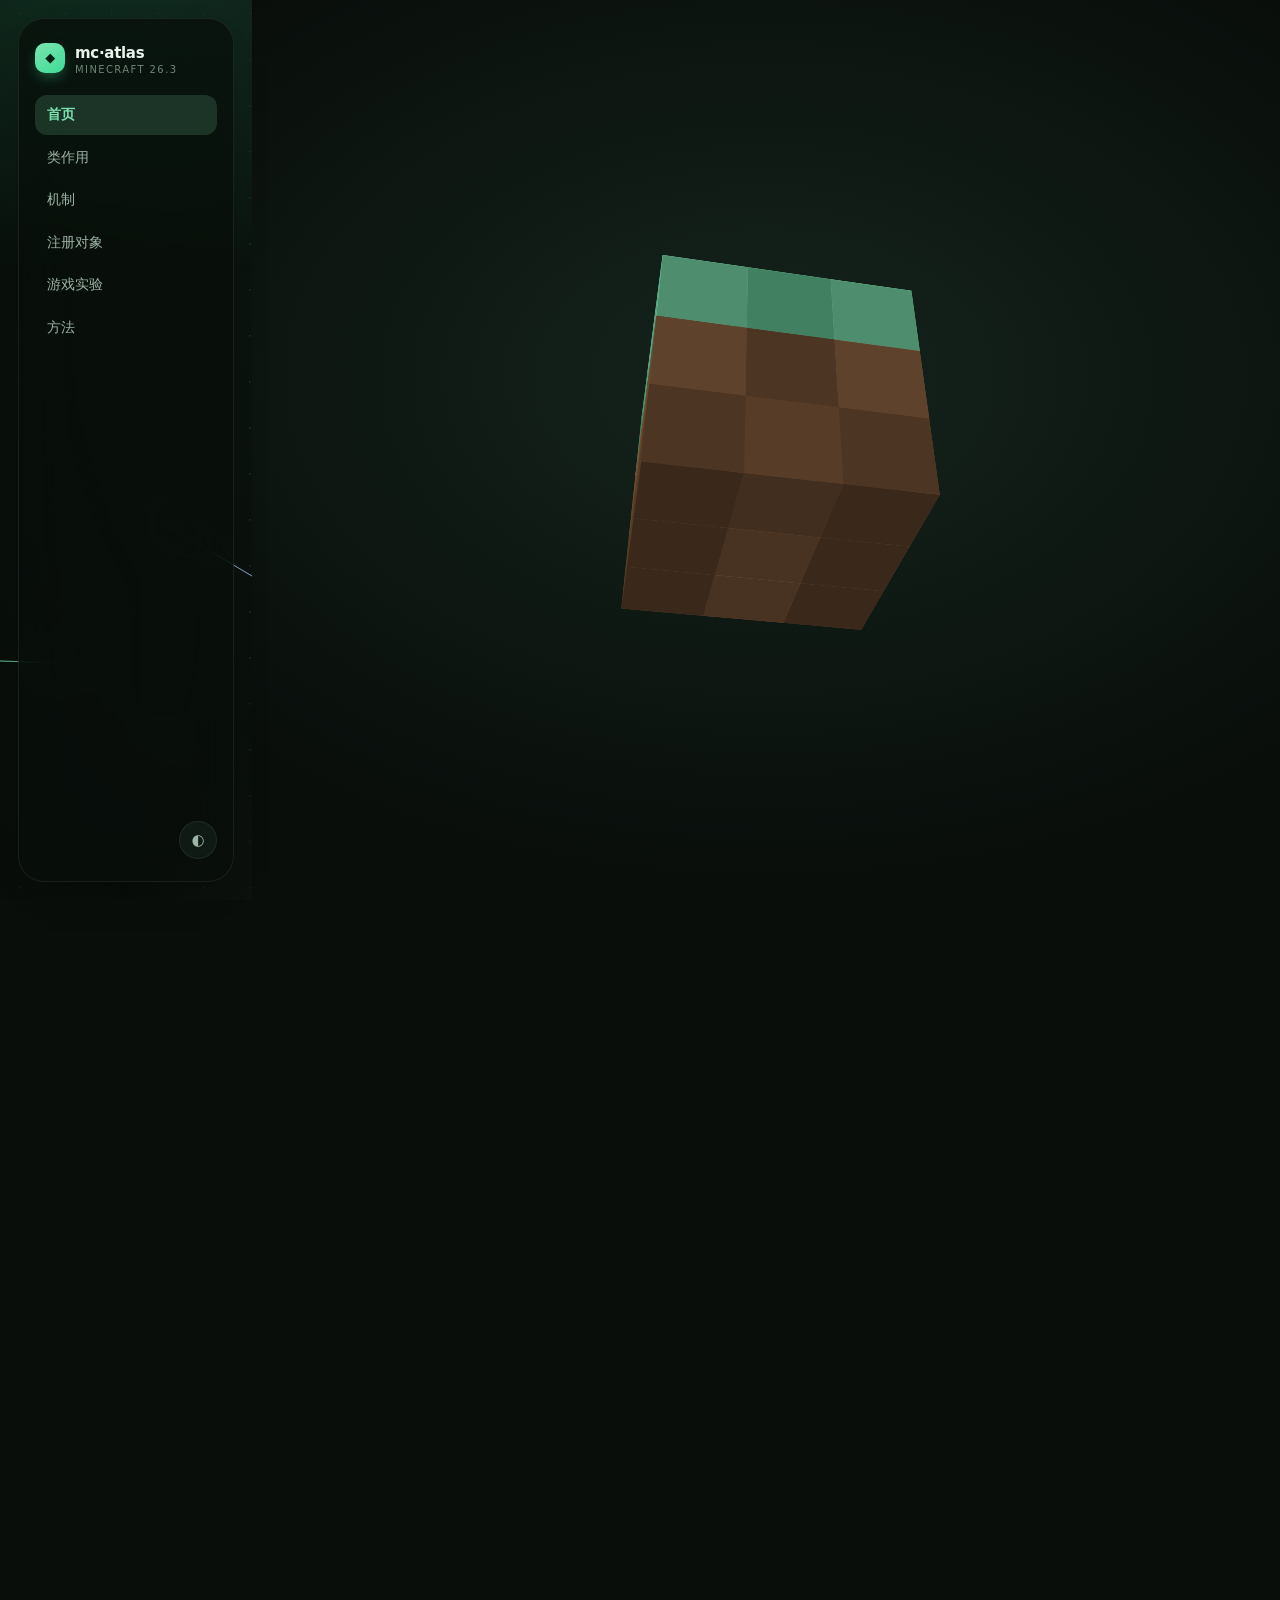
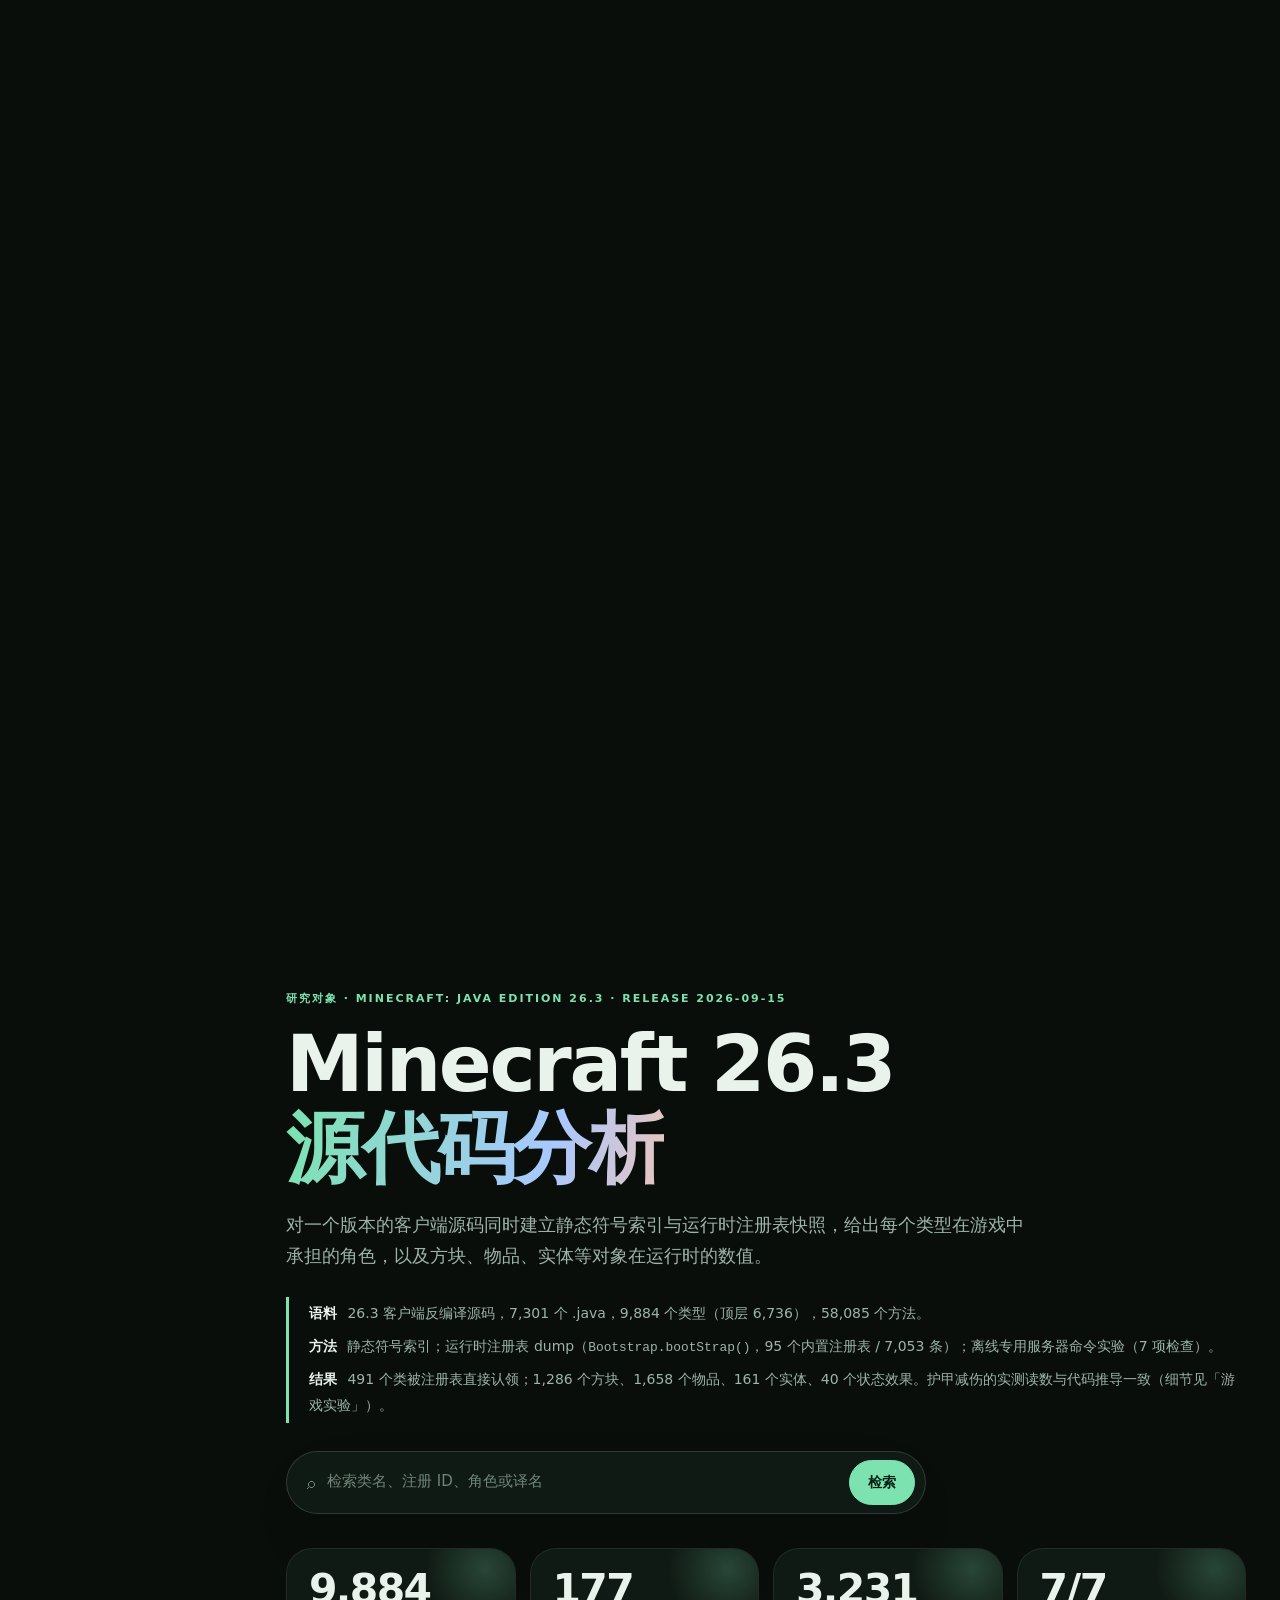
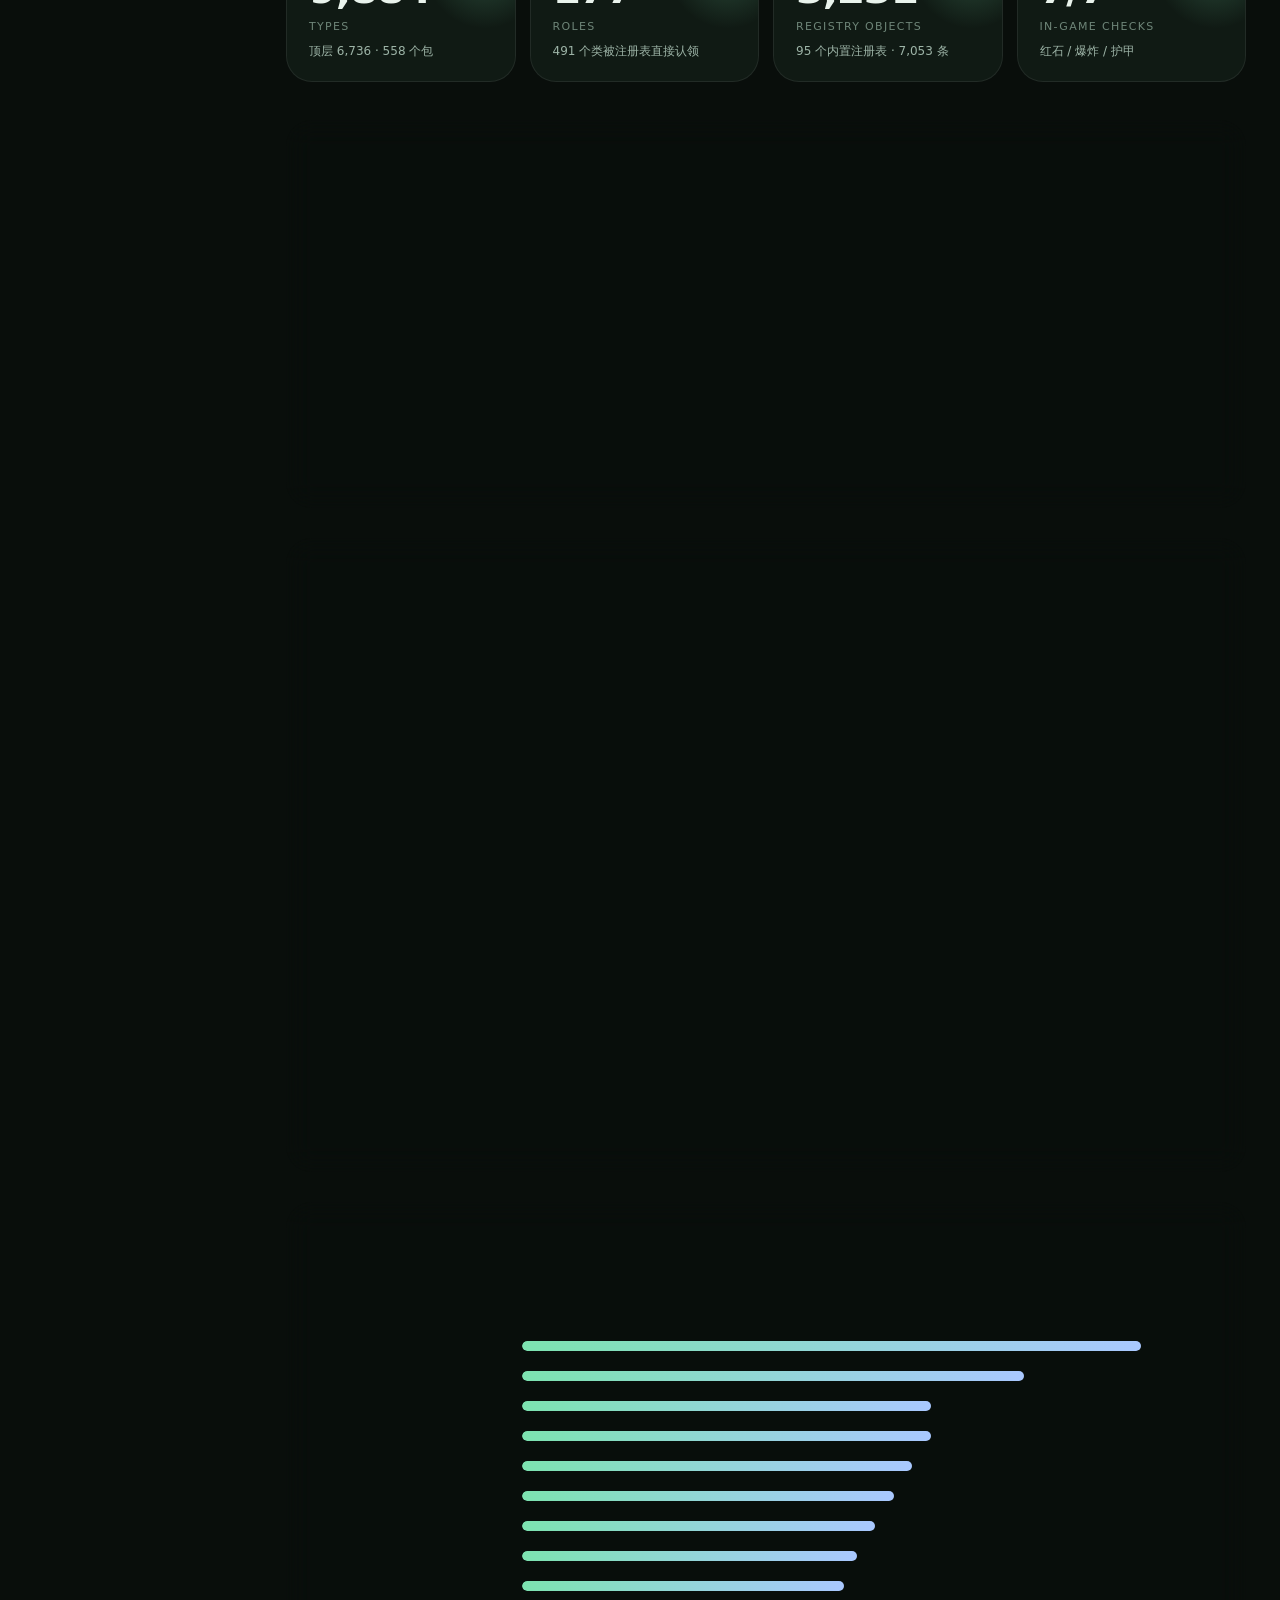
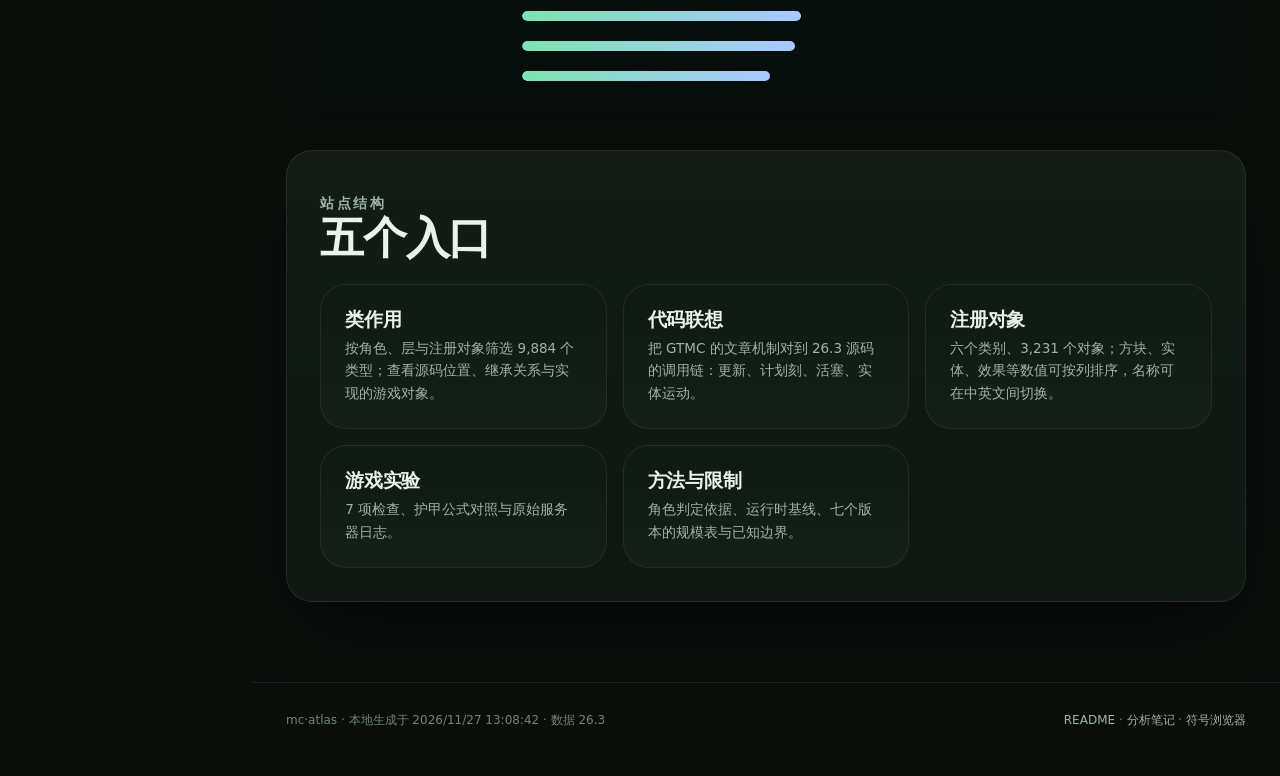
<file: index.html>
<!DOCTYPE html>
<html lang="zh-CN" data-theme="dark">
<head>
<meta charset="utf-8">
<meta name="viewport" content="width=device-width, initial-scale=1">
<title>mc·atlas · Minecraft 26.3 源代码分析</title>
<meta name="description" content="Minecraft 26.3 源代码分析：9,884 个类型、177 种角色、3,231 个注册对象，以及 7 项游戏内检查。">
<link rel="icon" href="data:image/svg+xml,%3Csvg xmlns='http://www.w3.org/2000/svg' viewBox='0 0 64 64'%3E%3Crect width='64' height='64' rx='18' fill='%237ce3b0'/%3E%3Ctext x='32' y='45' font-size='34' text-anchor='middle' fill='%23042014'%3E%E2%97%86%3C/text%3E%3C/svg%3E">
<meta name="theme-color" content="#0a0f0c">
<link rel="stylesheet" href="assets/theme.css">
</head>
<body data-page="home">
<canvas id="atlas-backdrop" aria-hidden="true"></canvas>
<header class="topbar">
  <a class="brand" href="index.html"><span class="brand-mark">◆</span><span>mc·atlas<small>Minecraft 26.3</small></span></a>
  <nav class="nav">
    <a data-page="home" href="index.html">首页</a>
    <a data-page="classes" href="classes.html">类作用</a>
    <a data-page="mechanisms" href="mechanisms.html">机制</a>
    <a data-page="objects" href="objects.html">注册对象</a>
    <a data-page="tests" href="tests.html">游戏实验</a>
    <a data-page="method" href="method.html">方法</a>
  </nav>
  <div class="top-actions">
    <button class="icon-btn" id="themeBtn" aria-label="切换主题">◐</button>
  </div>
</header>
<section class="atlas-stage" id="atlas-stage">
  <div class="atlas-sticky">
    <canvas id="atlas-canvas" aria-hidden="true"></canvas>
  </div>
</section>
<main class="wrap">
  <section class="hero rise">
    <p class="eyebrow">研究对象 · Minecraft: Java Edition 26.3 · Release 2026-09-15</p>
    <h1>Minecraft 26.3<br><span class="grad">源代码分析</span></h1>
    <p class="lede">对一个版本的客户端源码同时建立静态符号索引与运行时注册表快照，给出每个类型在游戏中承担的角色，以及方块、物品、实体等对象在运行时的数值。</p>
    <div class="abstract">
      <p><b>语料</b> 26.3 客户端反编译源码，7,301 个 .java，9,884 个类型（顶层 6,736），58,085 个方法。</p>
      <p><b>方法</b> 静态符号索引；运行时注册表 dump（<code>Bootstrap.bootStrap()</code>，95 个内置注册表 / 7,053 条）；离线专用服务器命令实验（7 项检查）。</p>
      <p><b>结果</b> 491 个类被注册表直接认领；1,286 个方块、1,658 个物品、161 个实体、40 个状态效果。护甲减伤的实测读数与代码推导一致（细节见「游戏实验」）。</p>
    </div>
    <form class="search hero-search" action="classes.html" method="get">
      <span class="ico">⌕</span>
      <input name="q" placeholder="检索类名、注册 ID、角色或译名" autocomplete="off" aria-label="检索">
      <button class="btn primary" type="submit">检索</button>
    </form>
    <div class="stats">
      <div class="stat"><div class="n" data-stat="types">9,884</div><div class="l">Types</div><div class="s" data-sub="types"></div></div>
      <div class="stat"><div class="n" data-stat="roles">177</div><div class="l">Roles</div><div class="s" data-sub="roles"></div></div>
      <div class="stat"><div class="n" data-stat="objects">3,231</div><div class="l">Registry objects</div><div class="s" data-sub="objects"></div></div>
      <div class="stat"><div class="n" data-stat="tests">7/7</div><div class="l">In-game checks</div><div class="s" data-sub="tests"></div></div>
    </div>
  </section>

  <section class="section">
    <div class="section-head">
      <div><p class="eyebrow">数据来源</p><h2>三类材料</h2></div>
      <p class="hint">静态索引提供结构与命名，运行时注册表提供对象与数值，服务器实验提供行为读数。</p>
    </div>
    <div class="evidence">
      <a class="card rise" href="classes.html">
        <div class="num">01 · STATIC</div>
        <h3>静态符号索引</h3>
        <p>反编译源码逐行解析，得到 9,884 个类型、58,085 个方法、41,878 个字段。按包路径、命名与继承划分角色，再与注册表反查结果合并。</p>
        <span class="arrow">类作用 →</span>
      </a>
      <a class="card rise" href="objects.html" style="animation-delay:60ms">
        <div class="num">02 · RUNTIME</div>
        <h3>运行时注册表</h3>
        <p>加载 26.x 游戏逻辑后读取 95 个内置注册表，得到 7,053 条对象记录。方块硬度与抗爆、实体生命与尺寸等数值均取自注册表实例。</p>
        <span class="arrow">注册对象 →</span>
      </a>
      <a class="card rise" href="tests.html" style="animation-delay:120ms">
        <div class="num">03 · IN-GAME</div>
        <h3>命令实验</h3>
        <p>离线专用服务器中构造红石、爆炸与护甲场景，读取方块状态与实体生命值，用于核对代码推导。</p>
        <span class="arrow">实验记录 →</span>
      </a>
    </div>
  </section>

  <section class="section">
    <div class="section-head">
      <div><p class="eyebrow">结果摘要</p><h2>若干可复核的观察</h2></div>
    </div>
    <div class="findings">
      <a class="card finding" href="objects.html?kind=blocks&q=obsidian">
        <div class="tag">01</div>
        <div><h3>Block 与方块实现类的复用</h3><p>Block 直接实现 182 个方块；1,286 个方块共 268 个实现类，其中 SlabBlock 97 个、StairBlock 93 个。角色表中的 376 个“方块类”还包含 BlockBehaviour、SoundType 等辅助类。</p></div>
      </a>
      <a class="card finding" href="objects.html?kind=items&q=diamond_sword">
        <div class="tag">02</div>
        <div><h3>工具类在版本间的移除</h3><p>1.21.8 移除 SwordItem / PickaxeItem；26.3 移除 AxeItem / HoeItem / ShovelItem。剑、镐、斧等行为改由 Item.Properties.sword/pickaxe/axe(...) 的数据组件声明。</p></div>
      </a>
      <a class="card finding" href="classes.html?role=数据修复">
        <div class="tag">03</div>
        <div><h3>数据修复包的规模</h3><p>数据修复角色共 306 个类，其中 util.datafix.fixes 包 301 个，数量高于任何渲染包，且不产生注册对象。</p></div>
      </a>
      <a class="card finding" href="method.html">
        <div class="tag">04</div>
        <div><h3>26.x 的渲染抽象</h3><p>com.mojang.renderpearl 共 213 个类，包含 OpenGL 与 Vulkan 后端；world.attribute 51 个、server.jsonrpc 87 个。</p></div>
      </a>
      <a class="card finding" href="tests.html">
        <div class="tag">05</div>
        <div><h3>护甲减伤</h3><p>护甲 20 承受 9 点 mob_attack，代码推导结果为 16.58，服务器读数为 16.58。摔落伤害属于 bypasses_armor，不适用于该测试。</p></div>
      </a>
      <a class="card finding" href="classes.html?q=Zombie&class=net.minecraft.world.entity.monster.zombie.Zombie">
        <div class="tag">06</div>
        <div><h3>实体默认属性</h3><p>僵尸包含 29 条默认属性：20 生命、2 护甲、35 格追踪距离、0.23 移速、0.6×1.95 尺寸。</p></div>
      </a>
    </div>
  </section>

  <section class="section">
    <div class="section-head">
      <div><p class="eyebrow">角色分布</p><h2>按类数排序的前 12 种角色</h2></div>
      <p class="hint">共 177 种</p>
    </div>
    <div class="bars" id="roleBars"></div>
  </section>

  <section class="section">
    <div class="section-head">
      <div><p class="eyebrow">站点结构</p><h2>五个入口</h2></div>
    </div>
    <div class="grid g3">
      <a class="card" href="classes.html"><h3>类作用</h3><p>按角色、层与注册对象筛选 9,884 个类型；查看源码位置、继承关系与实现的游戏对象。</p></a>
      <a class="card" href="mechanisms.html"><h3>代码联想</h3><p>把 GTMC 的文章机制对到 26.3 源码的调用链：更新、计划刻、活塞、实体运动。</p></a>
      <a class="card" href="objects.html"><h3>注册对象</h3><p>六个类别、3,231 个对象；方块、实体、效果等数值可按列排序，名称可在中英文间切换。</p></a>
      <a class="card" href="tests.html"><h3>游戏实验</h3><p>7 项检查、护甲公式对照与原始服务器日志。</p></a>
      <a class="card" href="method.html"><h3>方法与限制</h3><p>角色判定依据、运行时基线、七个版本的规模表与已知边界。</p></a>
    </div>
  </section>
</main>
<footer>
  <div class="wrap row">
    <span>mc·atlas · 本地生成于 2026/11/27 13:08:42 · 数据 26.3</span>
    <span><a href="../README.md">README</a> · <a href="../notes/类作用解析.md">分析笔记</a> · <a href="../index/26.3/browse.html">符号浏览器</a></span>
  </div>
</footer>
<script src="assets/data/meta.js"></script>
<script src="assets/site.js"></script>
<script src="assets/home.js"></script>
<script>window.MC_ATLAS_HERO_NAMES = ["GrassBlock","BlockBehaviour","BlockState","Block","Creeper","Monster","Mob","PathfinderMob","EntityType","Entity","LivingEntity","Explosion","PrimedTnt","TntBlock","ExplosionDamageCalculator","DamageSource","Level","ServerLevel","NeighborUpdater","LevelTicks","BlockPos","VoxelShape","ItemStack","Identifier","GameRules","ChunkAccess","RandomSource","Registry","DispenserBlock"];</script>
<script src="assets/hero.js"></script>
<script src="assets/backdrop.js"></script>
</body>
</html>
</file>
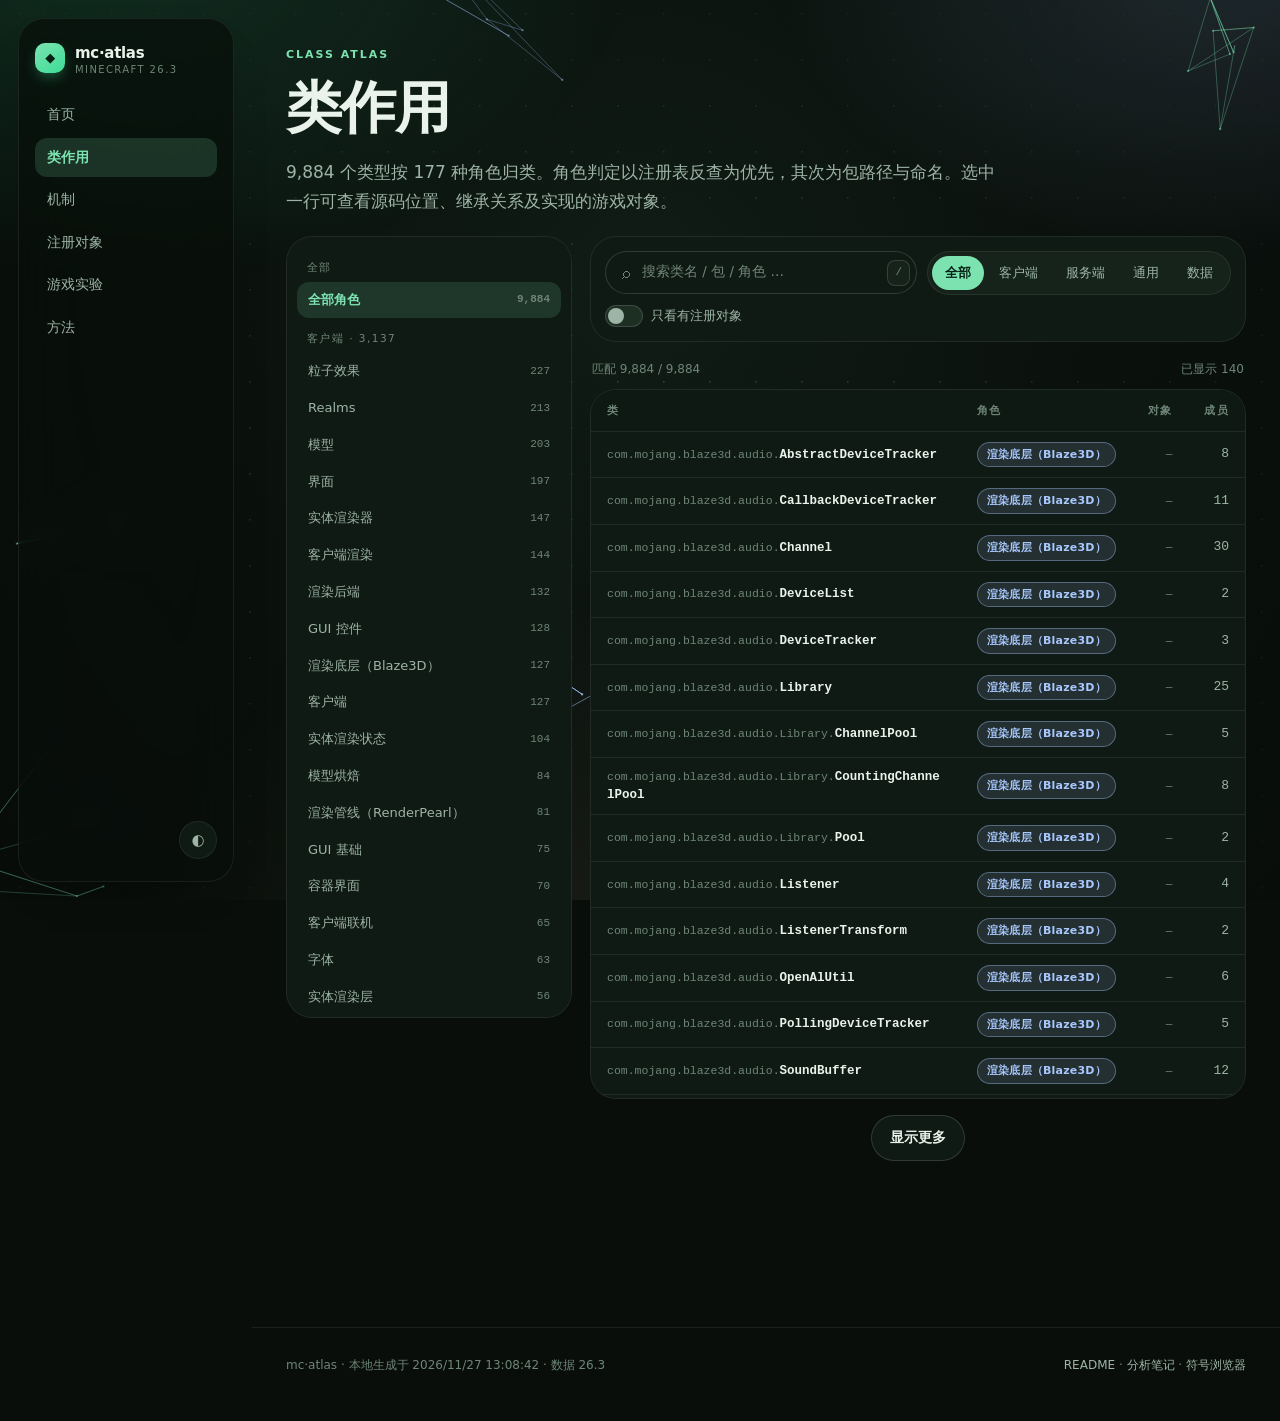
<file: classes.html>
<!DOCTYPE html>
<html lang="zh-CN" data-theme="dark">
<head>
<meta charset="utf-8">
<meta name="viewport" content="width=device-width, initial-scale=1">
<title>类作用 · mc·atlas</title>
<meta name="description" content="Minecraft 26.3 的 9,884 个类型：角色、层、注册对象、源码位置。">
<link rel="icon" href="data:image/svg+xml,%3Csvg xmlns='http://www.w3.org/2000/svg' viewBox='0 0 64 64'%3E%3Crect width='64' height='64' rx='18' fill='%237ce3b0'/%3E%3Ctext x='32' y='45' font-size='34' text-anchor='middle' fill='%23042014'%3E%E2%97%86%3C/text%3E%3C/svg%3E">
<meta name="theme-color" content="#0a0f0c">
<link rel="stylesheet" href="assets/theme.css">
</head>
<body data-page="classes">
<canvas id="atlas-backdrop" aria-hidden="true"></canvas>
<header class="topbar">
  <a class="brand" href="index.html"><span class="brand-mark">◆</span><span>mc·atlas<small>Minecraft 26.3</small></span></a>
  <nav class="nav">
    <a data-page="home" href="index.html">首页</a>
    <a data-page="classes" href="classes.html">类作用</a>
    <a data-page="mechanisms" href="mechanisms.html">机制</a>
    <a data-page="objects" href="objects.html">注册对象</a>
    <a data-page="tests" href="tests.html">游戏实验</a>
    <a data-page="method" href="method.html">方法</a>
  </nav>
  <div class="top-actions">
    <button class="icon-btn" id="themeBtn" aria-label="切换主题">◐</button>
  </div>
</header>
<main class="wrap wide">
  <header class="page-head rise">
    <p class="eyebrow">Class Atlas</p>
    <h1>类作用</h1>
    <p class="lede">9,884 个类型按 177 种角色归类。角色判定以注册表反查为优先，其次为包路径与命名。选中一行可查看源码位置、继承关系及实现的游戏对象。</p>
  </header>

  <div class="split">
    <aside class="rail" id="roleRail" aria-label="角色筛选"></aside>
    <section class="main-col">
      <div class="toolbar">
        <label class="search" style="box-shadow:none">
          <span class="ico">⌕</span>
          <input id="q" placeholder="搜索类名 / 包 / 角色 …" autocomplete="off" aria-label="搜索类">
          <kbd>/</kbd>
        </label>
        <div class="seg" id="layerSeg">
          <button data-layer="" class="on">全部</button>
          <button data-layer="client">客户端</button>
          <button data-layer="server">服务端</button>
          <button data-layer="common">通用</button>
          <button data-layer="data">数据</button>
        </div>
        <select class="role-select" id="roleSelect" aria-label="按角色筛选"></select>
        <label class="switch"><input type="checkbox" id="onlyReg"><span class="track"></span>只看有注册对象</label>
      </div>
      <div class="count-line" id="countLine"></div>
      <div class="table-wrap">
        <table>
          <thead><tr><th>类</th><th>角色</th><th class="num">对象</th><th class="num">成员</th></tr></thead>
          <tbody id="classRows"></tbody>
        </table>
      </div>
      <div class="load-more"><button class="btn" id="moreBtn">显示更多</button></div>
    </section>
  </div>
</main>
<div class="drawer" id="drawer">
  <div class="scrim" data-close></div>
  <aside class="panel" role="dialog" aria-modal="true">
    <button class="icon-btn drawer-close" data-close aria-label="关闭">✕</button>
    <div id="drawerBody"></div>
  </aside>
</div>
<footer>
  <div class="wrap row">
    <span>mc·atlas · 本地生成于 2026/11/27 13:08:42 · 数据 26.3</span>
    <span><a href="../README.md">README</a> · <a href="../notes/类作用解析.md">分析笔记</a> · <a href="../index/26.3/browse.html">符号浏览器</a></span>
  </div>
</footer>
<script src="assets/data/meta.js"></script>
<script src="assets/data/roles.js"></script>
<script src="assets/data/lang/zh_cn.js"></script>
<script src="assets/site.js"></script>
<script src="assets/classes.js"></script>
<script src="assets/backdrop.js"></script>
</body>
</html>
</file>
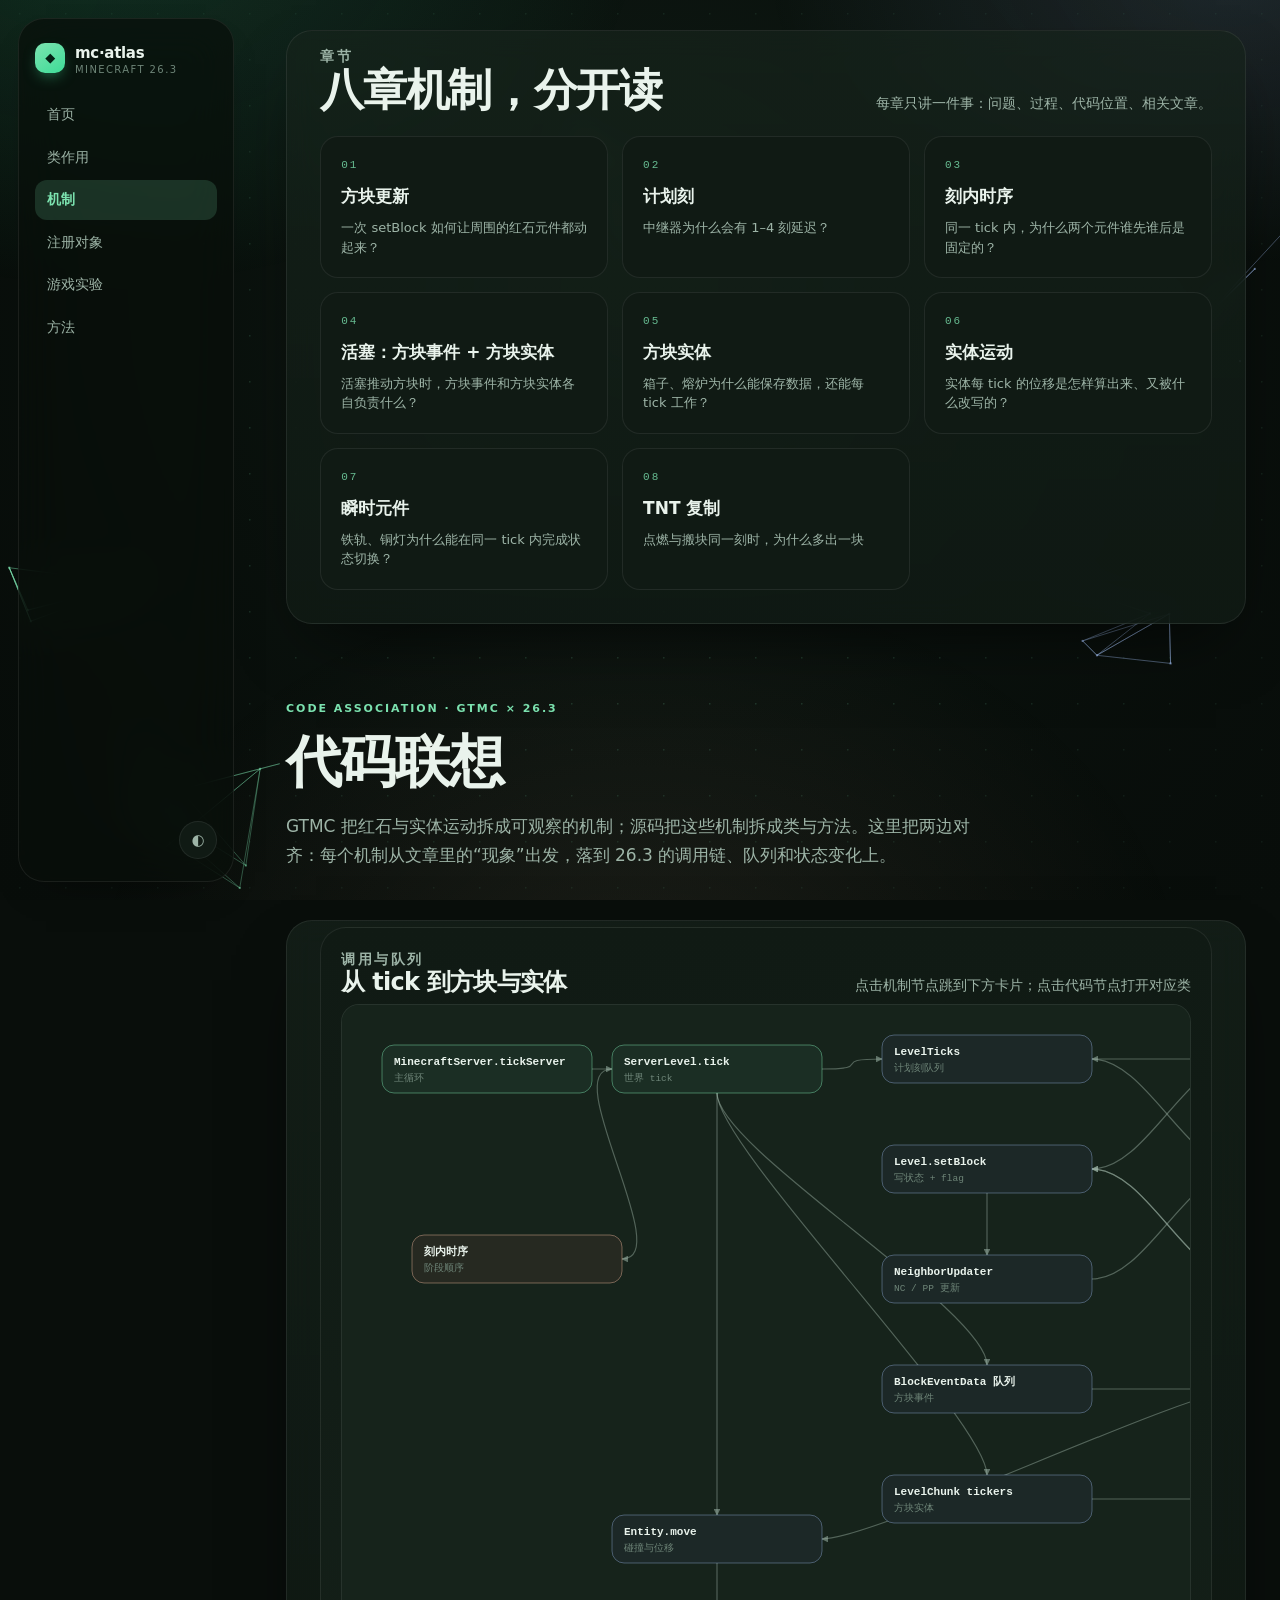
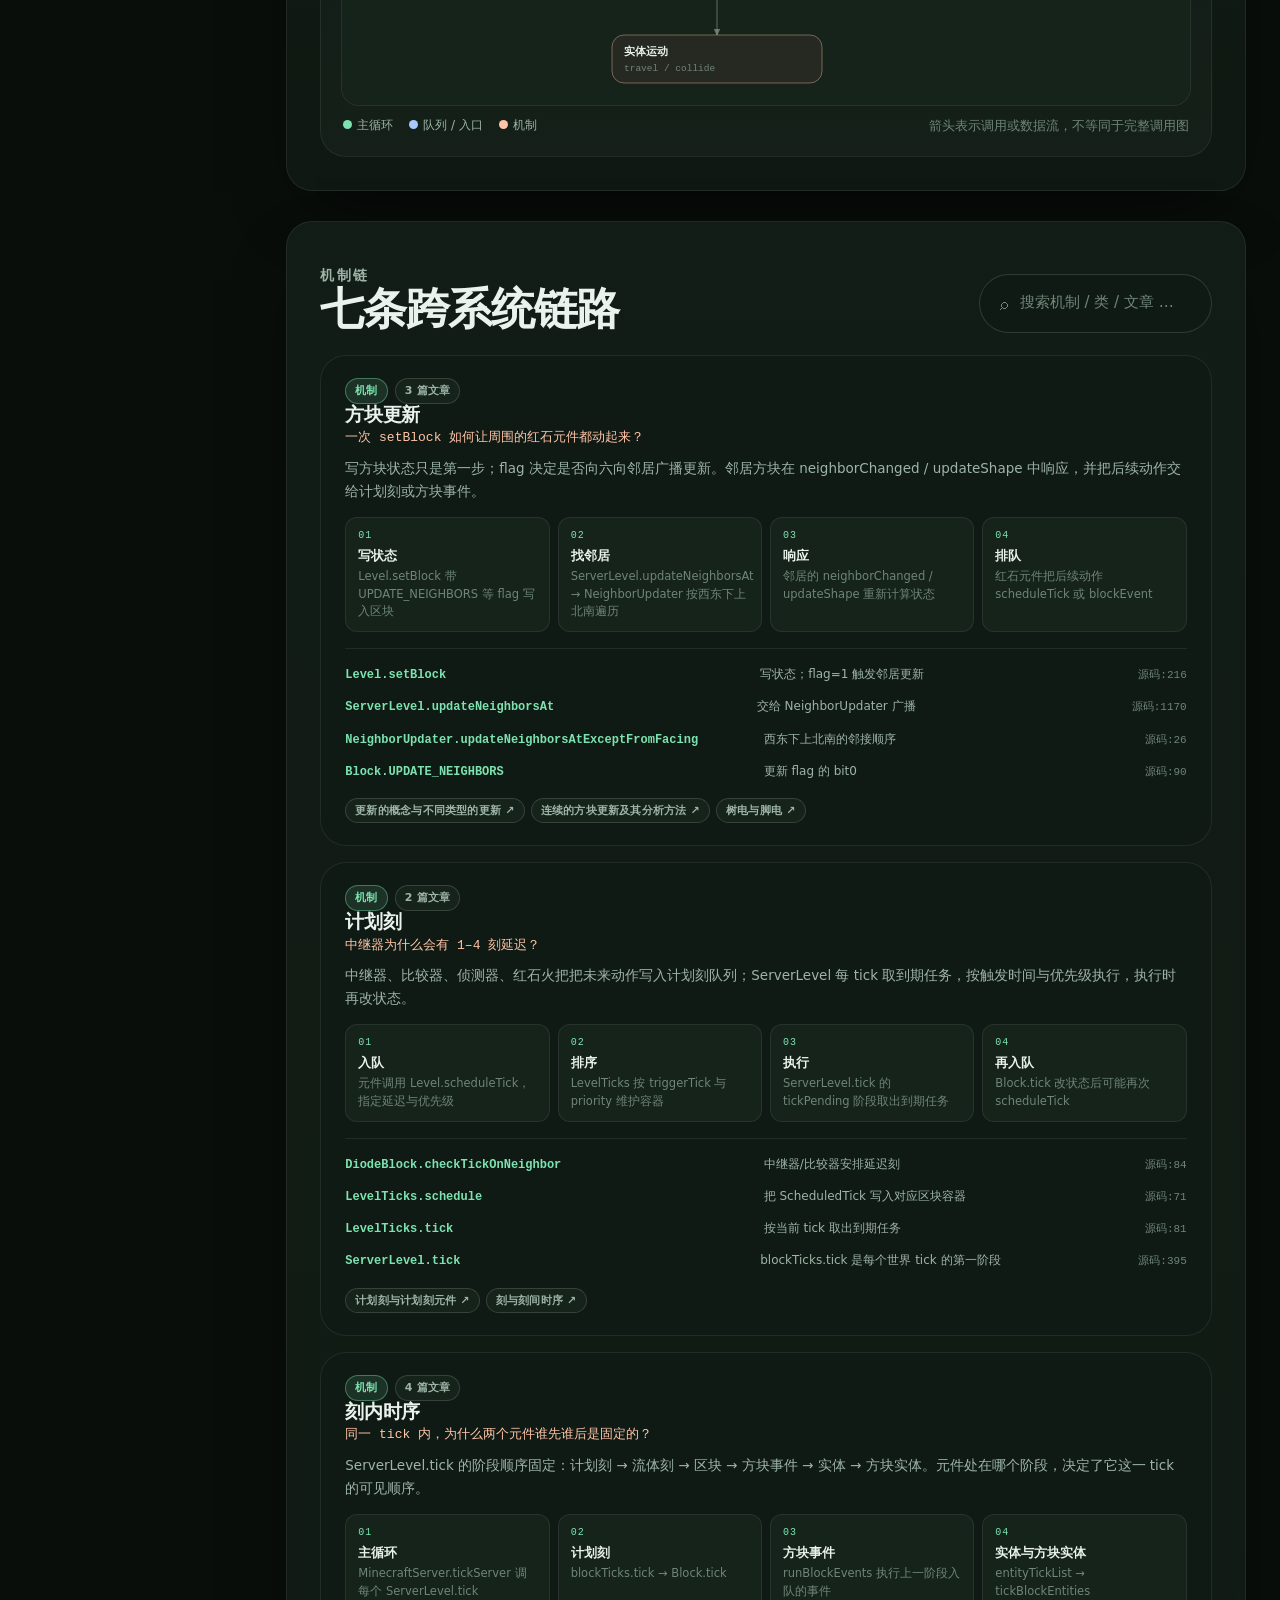
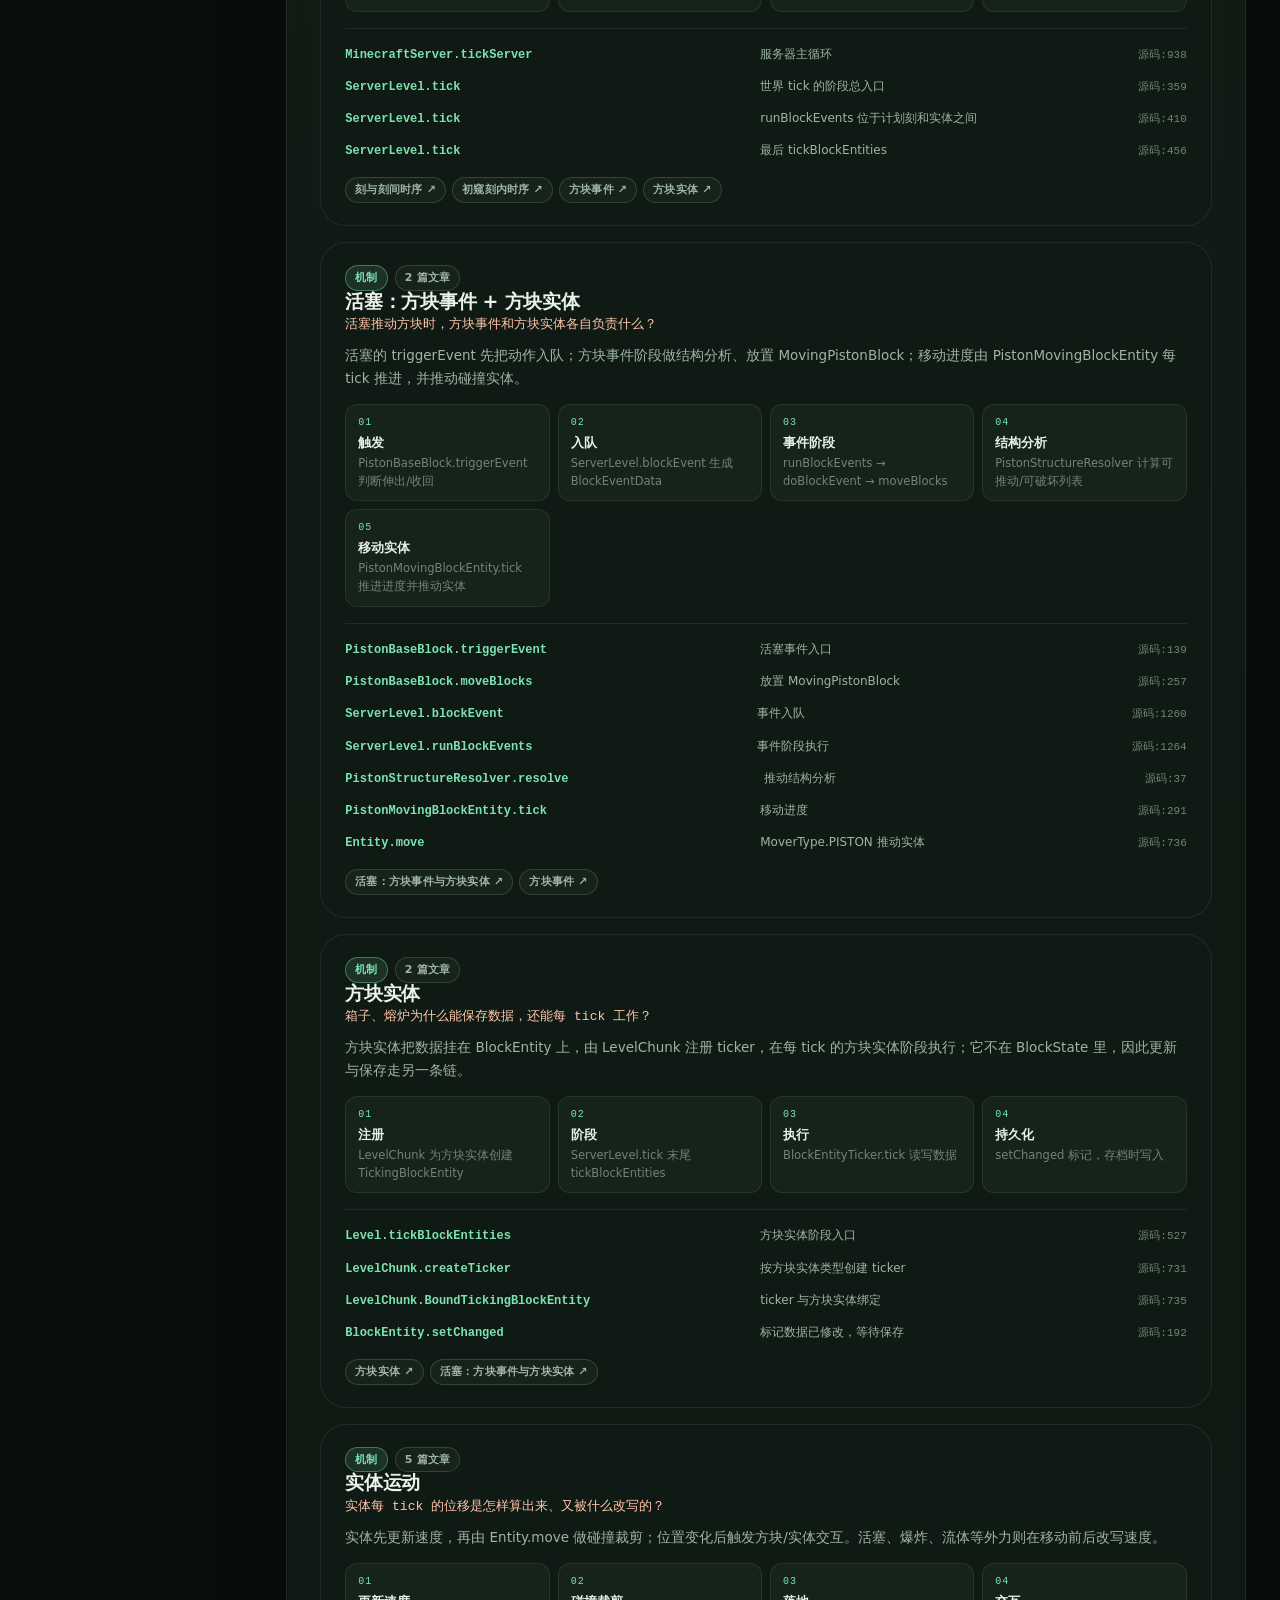
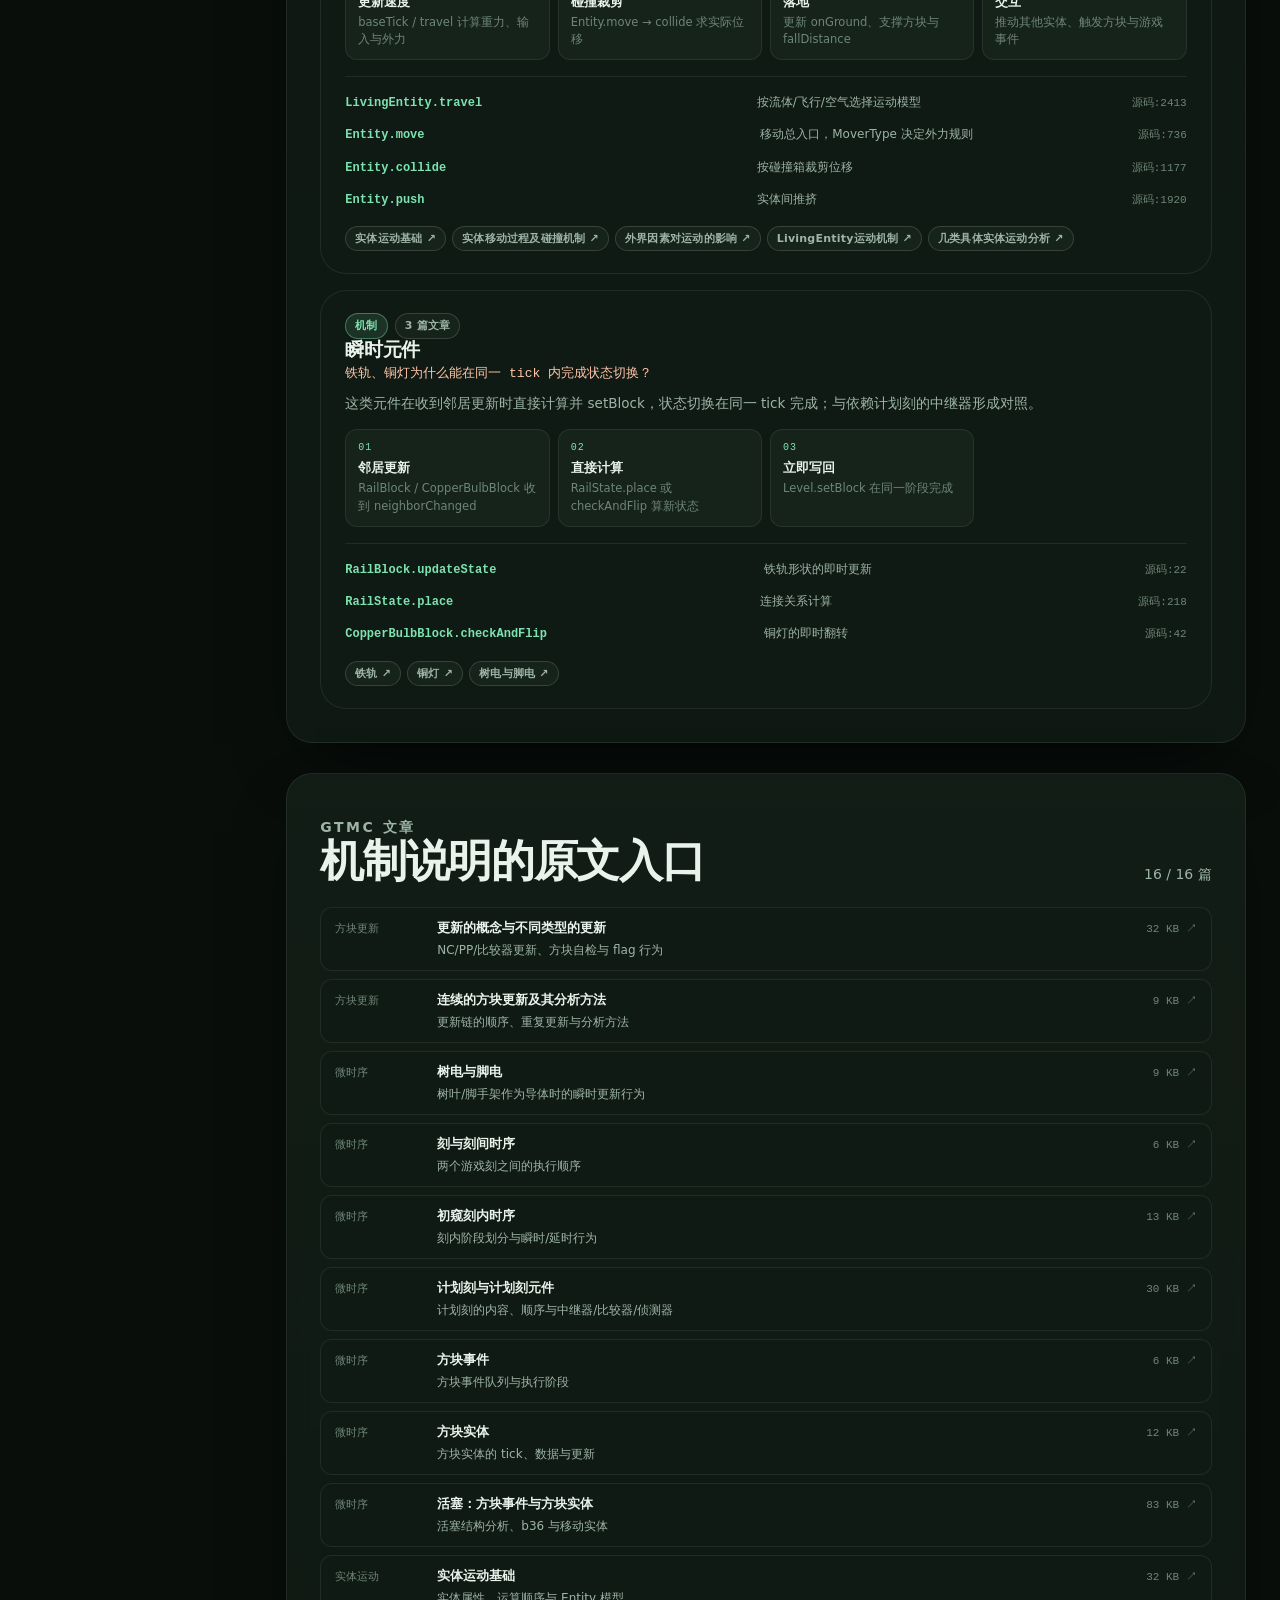
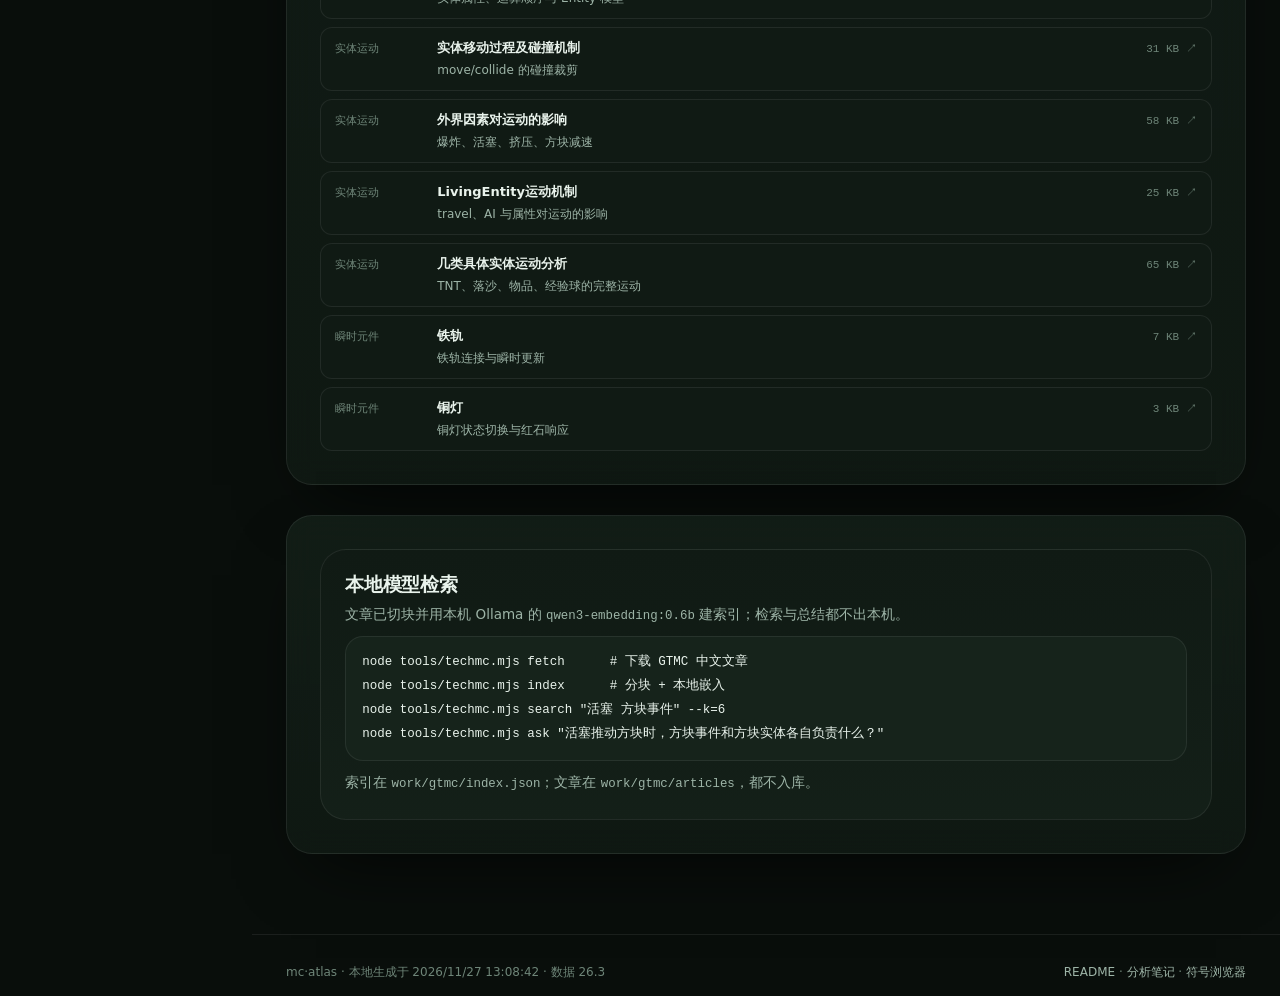
<file: mechanisms.html>
<!DOCTYPE html>
<html lang="zh-CN" data-theme="dark">
<head>
<meta charset="utf-8">
<meta name="viewport" content="width=device-width, initial-scale=1">
<title>代码联想 · mc·atlas</title>
<meta name="description" content="把 GTMC 技术文章里的机制与 Minecraft 26.3 源码里的调用链对齐：方块更新、计划刻、刻内时序、活塞、方块实体、实体运动与瞬时元件。">
<link rel="icon" href="data:image/svg+xml,%3Csvg xmlns='http://www.w3.org/2000/svg' viewBox='0 0 64 64'%3E%3Crect width='64' height='64' rx='18' fill='%237ce3b0'/%3E%3Ctext x='32' y='45' font-size='34' text-anchor='middle' fill='%23042014'%3E%E2%97%86%3C/text%3E%3C/svg%3E">
<meta name="theme-color" content="#0a0f0c">
<link rel="stylesheet" href="assets/theme.css">
</head>
<body data-page="mechanisms">
<canvas id="atlas-backdrop" aria-hidden="true"></canvas>
<header class="topbar">
  <a class="brand" href="index.html"><span class="brand-mark">◆</span><span>mc·atlas<small>Minecraft 26.3</small></span></a>
  <nav class="nav">
    <a data-page="home" href="index.html">首页</a>
    <a data-page="classes" href="classes.html">类作用</a>
    <a data-page="mechanisms" href="mechanisms.html">机制</a>
    <a data-page="objects" href="objects.html">注册对象</a>
    <a data-page="tests" href="tests.html">游戏实验</a>
    <a data-page="method" href="method.html">方法</a>
  </nav>
  <div class="top-actions">
    <button class="icon-btn" id="themeBtn" aria-label="切换主题">◐</button>
  </div>
</header>
<main class="wrap wide">
  <section class="section" style="padding-top:6px">
  <div class="section-head"><div><p class="eyebrow">章节</p><h2>八章机制，分开读</h2></div><p class="hint">每章只讲一件事：问题、过程、代码位置、相关文章。</p></div>
  <div class="chapter-grid"><a class="chapter-card" href="mechanisms/block-update.html"><span class="ch-no">01</span><b>方块更新</b><span class="ch-ask">一次 setBlock 如何让周围的红石元件都动起来？</span></a><a class="chapter-card" href="mechanisms/scheduled-tick.html"><span class="ch-no">02</span><b>计划刻</b><span class="ch-ask">中继器为什么会有 1–4 刻延迟？</span></a><a class="chapter-card" href="mechanisms/micro-timing.html"><span class="ch-no">03</span><b>刻内时序</b><span class="ch-ask">同一 tick 内，为什么两个元件谁先谁后是固定的？</span></a><a class="chapter-card" href="mechanisms/piston.html"><span class="ch-no">04</span><b>活塞：方块事件 + 方块实体</b><span class="ch-ask">活塞推动方块时，方块事件和方块实体各自负责什么？</span></a><a class="chapter-card" href="mechanisms/block-entity.html"><span class="ch-no">05</span><b>方块实体</b><span class="ch-ask">箱子、熔炉为什么能保存数据，还能每 tick 工作？</span></a><a class="chapter-card" href="mechanisms/entity-motion.html"><span class="ch-no">06</span><b>实体运动</b><span class="ch-ask">实体每 tick 的位移是怎样算出来、又被什么改写的？</span></a><a class="chapter-card" href="mechanisms/instant-components.html"><span class="ch-no">07</span><b>瞬时元件</b><span class="ch-ask">铁轨、铜灯为什么能在同一 tick 内完成状态切换？</span></a><a class="chapter-card" href="mechanisms/tnt.html"><span class="ch-no">08</span><b>TNT 复制</b><span class="ch-ask">点燃与搬块同一刻时，为什么多出一块</span></a></div>
</section>
<header class="page-head rise">
    <p class="eyebrow">Code Association · GTMC × 26.3</p>
    <h1>代码联想</h1>
    <p class="lede" id="mechIntro"></p>
  </header>

  <section class="section" style="padding-top:6px">
    <div class="card graph-card">
      <div class="section-head" style="margin-bottom:8px">
        <div><p class="eyebrow">调用与队列</p><h2 style="font-size:24px">从 tick 到方块与实体</h2></div>
        <p class="hint">点击机制节点跳到下方卡片；点击代码节点打开对应类</p>
      </div>
      <div class="graph-scroll" id="mechGraph"></div>
      <div class="legend">
        <span><i class="dot engine"></i>主循环</span>
        <span><i class="dot hub"></i>队列 / 入口</span>
        <span><i class="dot mech"></i>机制</span>
        <span class="hint">箭头表示调用或数据流，不等同于完整调用图</span>
        <span class="graph-scroll-hint">窄屏可横向滚动查看全图</span>
      </div>
    </div>
  </section>

  <section class="section">
    <div class="section-head">
      <div><p class="eyebrow">机制链</p><h2>七条跨系统链路</h2></div>
      <label class="search" style="box-shadow:none;max-width:360px">
        <span class="ico">⌕</span>
        <input id="mechSearch" placeholder="搜索机制 / 类 / 文章 …" autocomplete="off" aria-label="搜索机制">
      </label>
    </div>
    <div id="mechCards" class="mech-list"></div>
  </section>

  <section class="section">
    <div class="section-head">
      <div><p class="eyebrow">GTMC 文章</p><h2>机制说明的原文入口</h2></div>
      <p class="hint" id="articleCount"></p>
    </div>
    <div id="articleList" class="article-list"></div>
  </section>

  <section class="section">
    <div class="card">
      <h3>本地模型检索</h3>
      <p class="hint" style="margin-bottom:10px">文章已切块并用本机 Ollama 的 <code>qwen3-embedding:0.6b</code> 建索引；检索与总结都不出本机。</p>
      <div class="cmd">node tools/techmc.mjs fetch      # 下载 GTMC 中文文章
node tools/techmc.mjs index      # 分块 + 本地嵌入
node tools/techmc.mjs search "活塞 方块事件" --k=6
node tools/techmc.mjs ask "活塞推动方块时，方块事件和方块实体各自负责什么？"</div>
      <p class="hint" style="margin-top:10px">索引在 <code>work/gtmc/index.json</code>；文章在 <code>work/gtmc/articles</code>，都不入库。</p>
    </div>
  </section>

  </main>
<footer>
  <div class="wrap row">
    <span>mc·atlas · 本地生成于 2026/11/27 13:08:42 · 数据 26.3</span>
    <span><a href="../README.md">README</a> · <a href="../notes/类作用解析.md">分析笔记</a> · <a href="../index/26.3/browse.html">符号浏览器</a></span>
  </div>
</footer>
<script src="assets/data/meta.js"></script>
<script src="assets/data/mechanisms.js"></script>
<script src="assets/site.js"></script>
<script src="assets/mechanisms.js"></script>
<script src="assets/backdrop.js"></script>
</body>
</html>
</file>
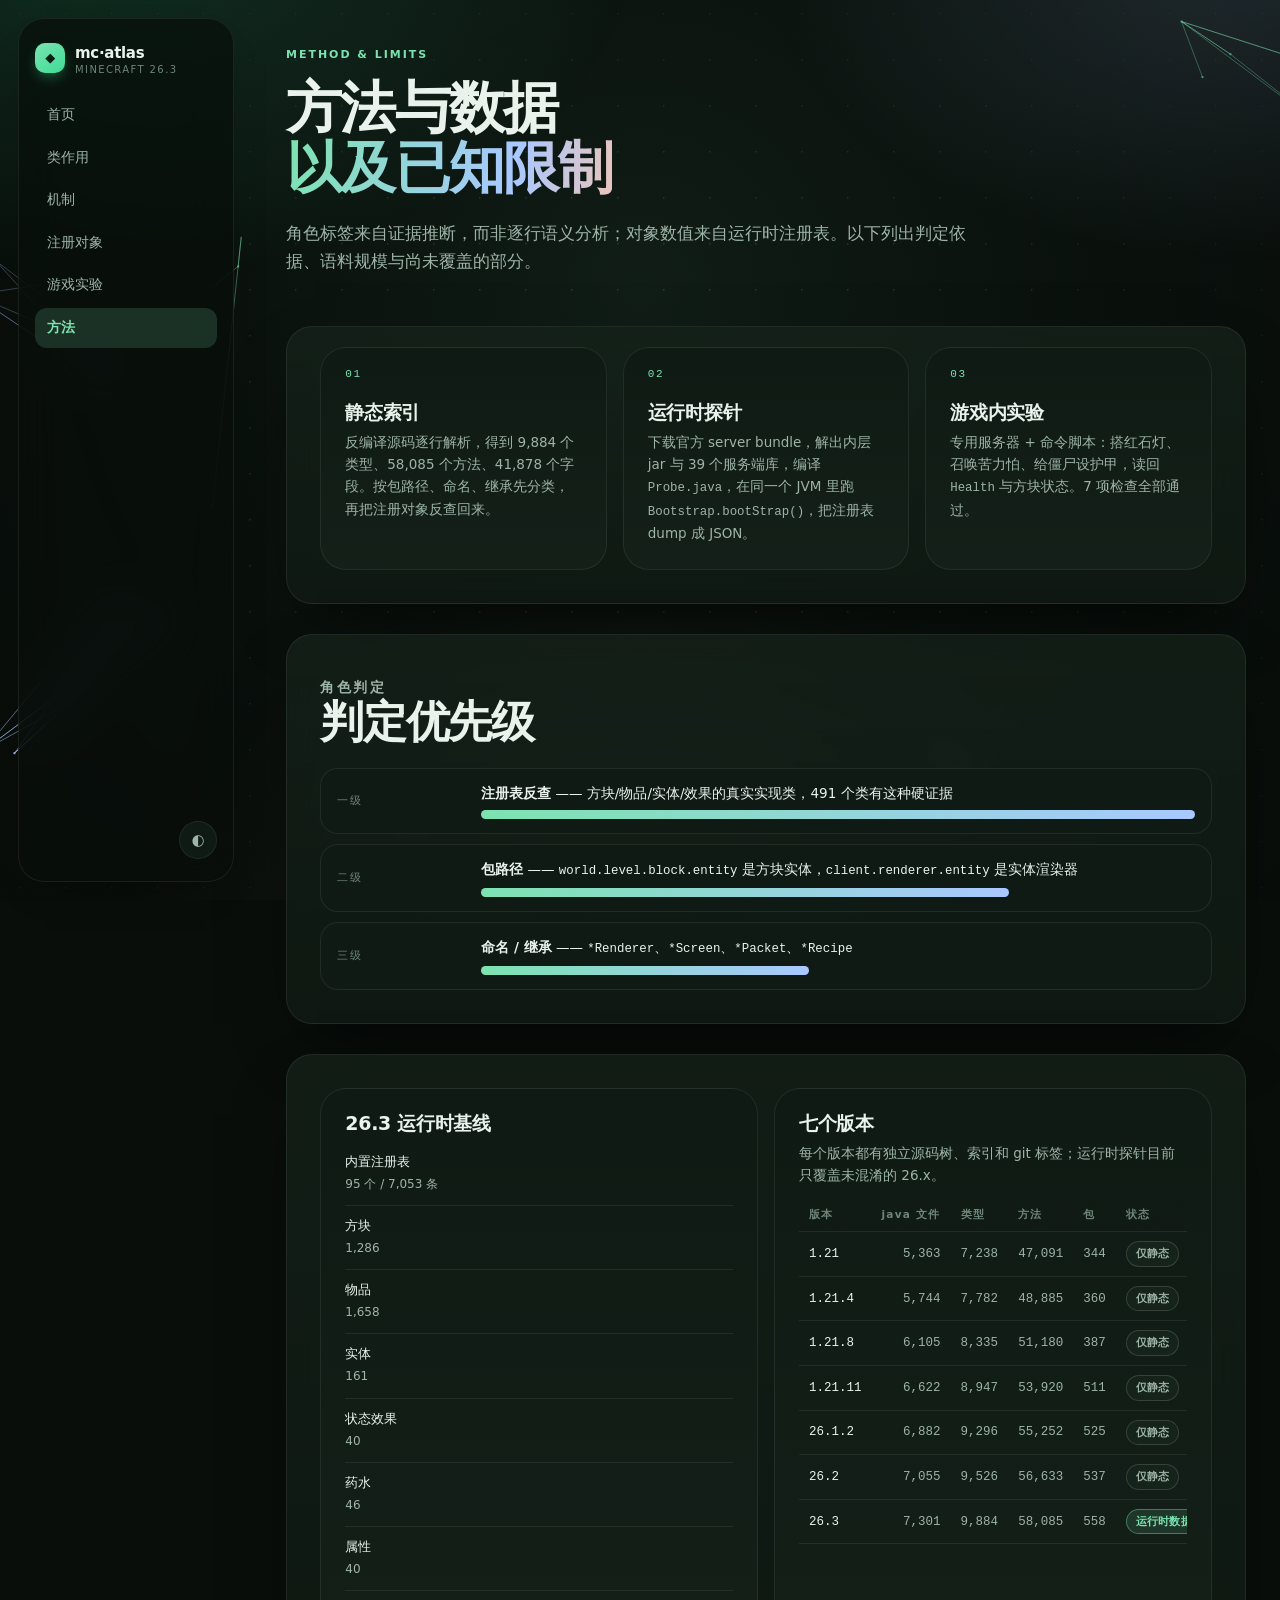
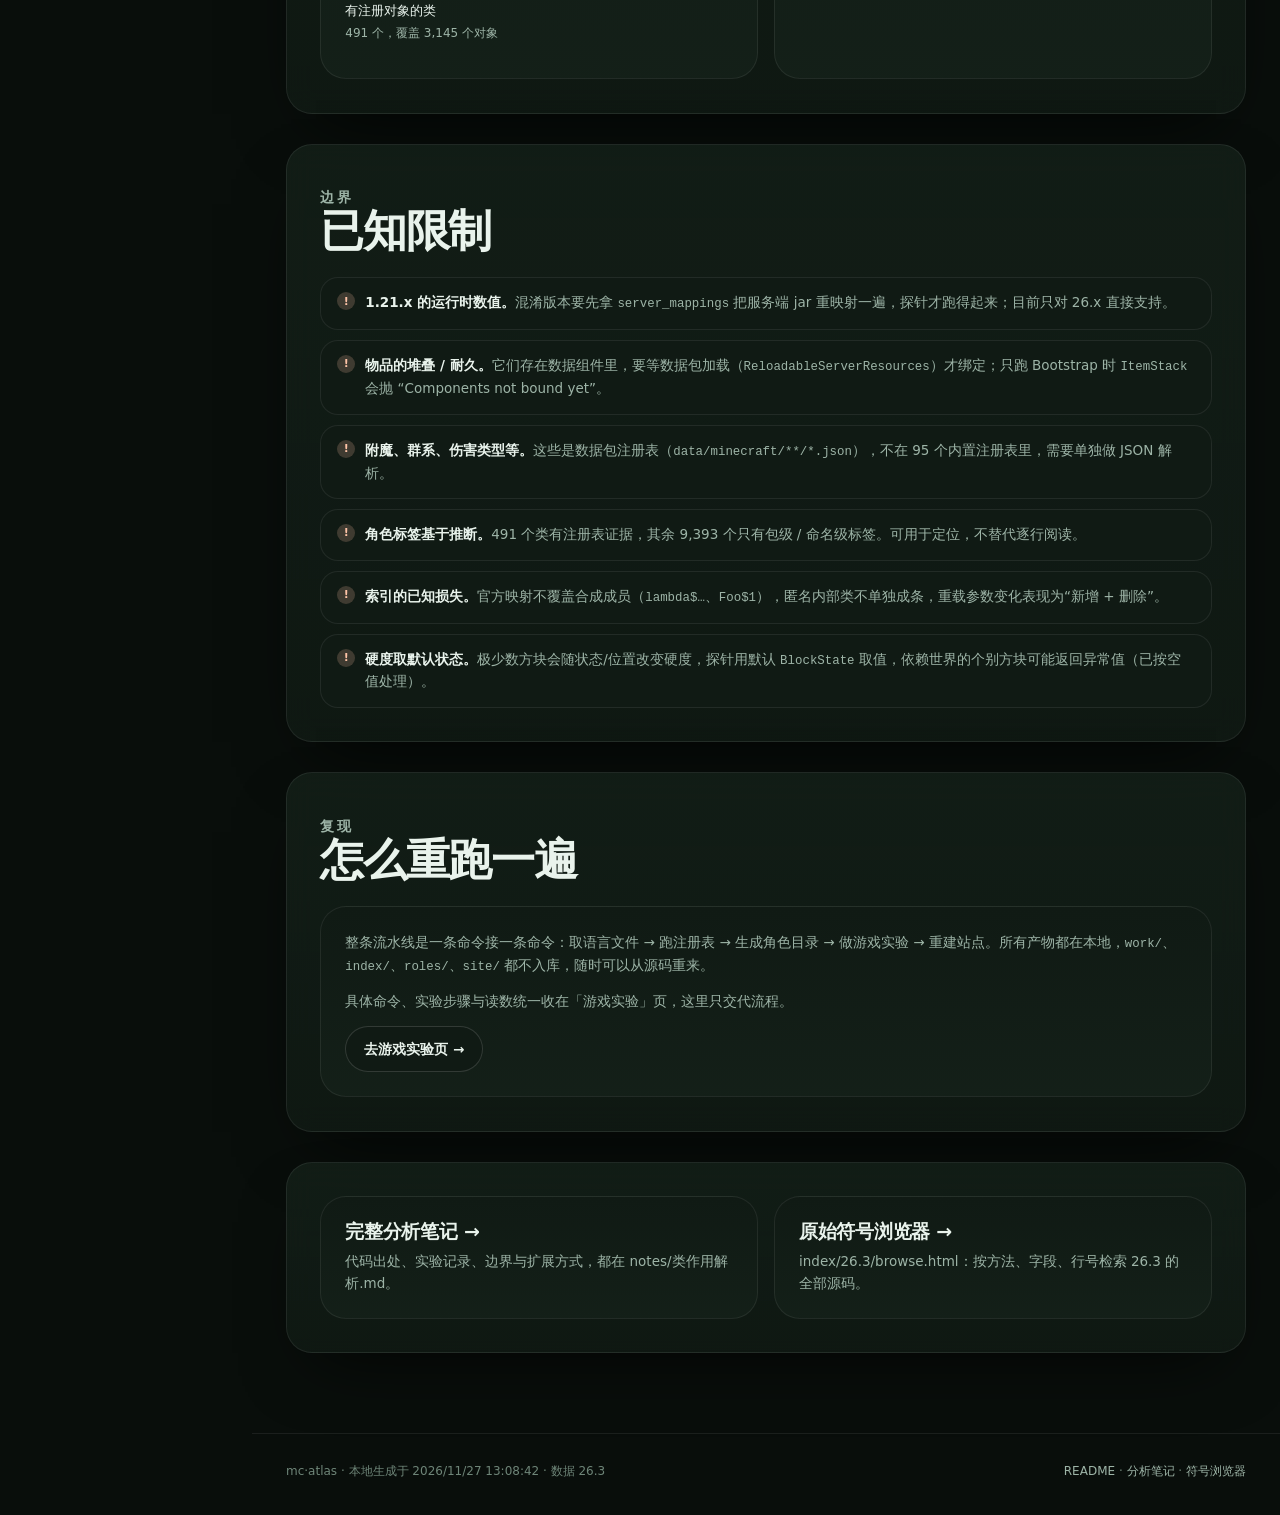
<file: method.html>
<!DOCTYPE html>
<html lang="zh-CN" data-theme="dark">
<head>
<meta charset="utf-8">
<meta name="viewport" content="width=device-width, initial-scale=1">
<title>方法与数据 · mc·atlas</title>
<meta name="description" content="Minecraft 类作用图谱的生成方法、证据层级、七个版本的规模表与已知边界。">
<link rel="icon" href="data:image/svg+xml,%3Csvg xmlns='http://www.w3.org/2000/svg' viewBox='0 0 64 64'%3E%3Crect width='64' height='64' rx='18' fill='%237ce3b0'/%3E%3Ctext x='32' y='45' font-size='34' text-anchor='middle' fill='%23042014'%3E%E2%97%86%3C/text%3E%3C/svg%3E">
<meta name="theme-color" content="#0a0f0c">
<link rel="stylesheet" href="assets/theme.css">
</head>
<body data-page="method">
<canvas id="atlas-backdrop" aria-hidden="true"></canvas>
<header class="topbar">
  <a class="brand" href="index.html"><span class="brand-mark">◆</span><span>mc·atlas<small>Minecraft 26.3</small></span></a>
  <nav class="nav">
    <a data-page="home" href="index.html">首页</a>
    <a data-page="classes" href="classes.html">类作用</a>
    <a data-page="mechanisms" href="mechanisms.html">机制</a>
    <a data-page="objects" href="objects.html">注册对象</a>
    <a data-page="tests" href="tests.html">游戏实验</a>
    <a data-page="method" href="method.html">方法</a>
  </nav>
  <div class="top-actions">
    <button class="icon-btn" id="themeBtn" aria-label="切换主题">◐</button>
  </div>
</header>
<main class="wrap">
  <header class="page-head rise">
    <p class="eyebrow">Method &amp; Limits</p>
    <h1>方法与数据<br><span class="grad">以及已知限制</span></h1>
    <p class="lede">角色标签来自证据推断，而非逐行语义分析；对象数值来自运行时注册表。以下列出判定依据、语料规模与尚未覆盖的部分。</p>
  </header>

  <section class="section" style="padding-top:20px">
    <div class="steps">
      <div class="card step"><h3>静态索引</h3><p>反编译源码逐行解析，得到 9,884 个类型、58,085 个方法、41,878 个字段。按包路径、命名、继承先分类，再把注册对象反查回来。</p></div>
      <div class="card step"><h3>运行时探针</h3><p>下载官方 server bundle，解出内层 jar 与 39 个服务端库，编译 <code>Probe.java</code>，在同一个 JVM 里跑 <code>Bootstrap.bootStrap()</code>，把注册表 dump 成 JSON。</p></div>
      <div class="card step"><h3>游戏内实验</h3><p>专用服务器 + 命令脚本：搭红石灯、召唤苦力怕、给僵尸设护甲，读回 <code>Health</code> 与方块状态。7 项检查全部通过。</p></div>
    </div>
  </section>

  <section class="section">
    <div class="section-head"><div><p class="eyebrow">角色判定</p><h2>判定优先级</h2></div></div>
    <div class="evidence-stack">
      <div class="ev-row"><div class="lvl">一级</div><div><div style="font-size:13.5px;margin-bottom:6px"><b>注册表反查</b> —— 方块/物品/实体/效果的真实实现类，491 个类有这种硬证据</div><div class="bar" style="width:100%"></div></div></div>
      <div class="ev-row"><div class="lvl">二级</div><div><div style="font-size:13.5px;margin-bottom:6px"><b>包路径</b> —— <code>world.level.block.entity</code> 是方块实体，<code>client.renderer.entity</code> 是实体渲染器</div><div class="bar" style="width:74%"></div></div></div>
      <div class="ev-row"><div class="lvl">三级</div><div><div style="font-size:13.5px;margin-bottom:6px"><b>命名 / 继承</b> —— <code>*Renderer</code>、<code>*Screen</code>、<code>*Packet</code>、<code>*Recipe</code></div><div class="bar" style="width:46%"></div></div></div>
    </div>
  </section>

  <section class="section">
    <div class="grid g2">
      <div class="card">
        <h3>26.3 运行时基线</h3>
        <div id="baselineTable"></div>
      </div>
      <div class="card">
        <h3>七个版本</h3>
        <p style="margin-bottom:12px">每个版本都有独立源码树、索引和 git 标签；运行时探针目前只覆盖未混淆的 26.x。</p>
        <div style="overflow:auto"><table id="versionTable"></table></div>
      </div>
    </div>
  </section>

  <section class="section">
    <div class="section-head"><div><p class="eyebrow">边界</p><h2>已知限制</h2></div></div>
    <ul class="limits">
      <li><b>1.21.x 的运行时数值。</b>混淆版本要先拿 <code>server_mappings</code> 把服务端 jar 重映射一遍，探针才跑得起来；目前只对 26.x 直接支持。</li>
      <li><b>物品的堆叠 / 耐久。</b>它们存在数据组件里，要等数据包加载（<code>ReloadableServerResources</code>）才绑定；只跑 Bootstrap 时 <code>ItemStack</code> 会抛 “Components not bound yet”。</li>
      <li><b>附魔、群系、伤害类型等。</b>这些是数据包注册表（<code>data/minecraft/**/*.json</code>），不在 95 个内置注册表里，需要单独做 JSON 解析。</li>
      <li><b>角色标签基于推断。</b>491 个类有注册表证据，其余 9,393 个只有包级 / 命名级标签。可用于定位，不替代逐行阅读。</li>
      <li><b>索引的已知损失。</b>官方映射不覆盖合成成员（<code>lambda$…</code>、<code>Foo$1</code>），匿名内部类不单独成条，重载参数变化表现为“新增 + 删除”。</li>
      <li><b>硬度取默认状态。</b>极少数方块会随状态/位置改变硬度，探针用默认 <code>BlockState</code> 取值，依赖世界的个别方块可能返回异常值（已按空值处理）。</li>
    </ul>
  </section>

  <section class="section">
    <div class="section-head"><div><p class="eyebrow">复现</p><h2>怎么重跑一遍</h2></div></div>
    <div class="card">
      <p>整条流水线是一条命令接一条命令：取语言文件 → 跑注册表 → 生成角色目录 → 做游戏实验 → 重建站点。所有产物都在本地，<code>work/</code>、<code>index/</code>、<code>roles/</code>、<code>site/</code> 都不入库，随时可以从源码重来。</p>
      <p class="hint" style="margin-top:12px">具体命令、实验步骤与读数统一收在「游戏实验」页，这里只交代流程。</p>
      <p style="margin-top:14px"><a class="btn" href="tests.html">去游戏实验页 →</a></p>
    </div>
  </section>

  <section class="section">
    <div class="grid g2">
      <a class="card" href="../notes/类作用解析.md"><h3>完整分析笔记 →</h3><p>代码出处、实验记录、边界与扩展方式，都在 notes/类作用解析.md。</p></a>
      <a class="card" href="../index/26.3/browse.html"><h3>原始符号浏览器 →</h3><p>index/26.3/browse.html：按方法、字段、行号检索 26.3 的全部源码。</p></a>
    </div>
  </section>
</main>
<footer>
  <div class="wrap row">
    <span>mc·atlas · 本地生成于 2026/11/27 13:08:42 · 数据 26.3</span>
    <span><a href="../README.md">README</a> · <a href="../notes/类作用解析.md">分析笔记</a> · <a href="../index/26.3/browse.html">符号浏览器</a></span>
  </div>
</footer>
<script src="assets/data/meta.js"></script>
<script src="assets/site.js"></script>
<script src="assets/method.js"></script>
<script src="assets/backdrop.js"></script>
</body>
</html>
</file>
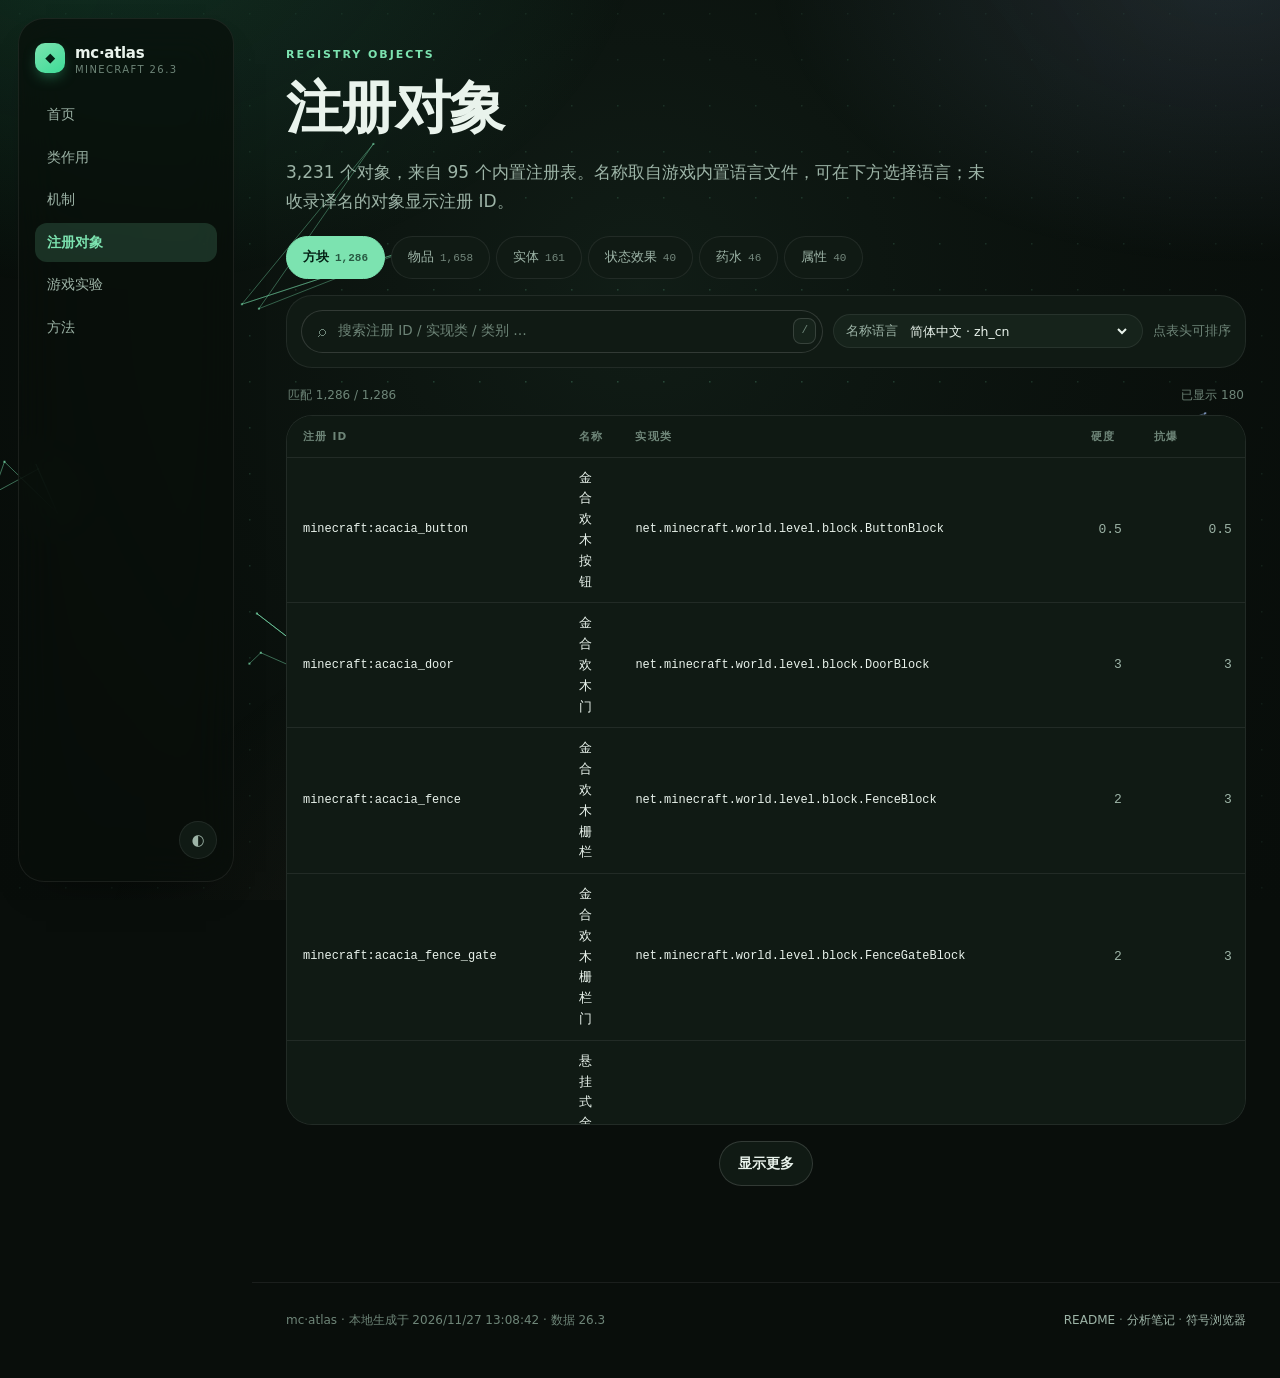
<file: objects.html>
<!DOCTYPE html>
<html lang="zh-CN" data-theme="dark">
<head>
<meta charset="utf-8">
<meta name="viewport" content="width=device-width, initial-scale=1">
<title>注册对象 · mc·atlas</title>
<meta name="description" content="Minecraft 26.3 的 3,231 个注册对象：方块、物品、实体、状态效果、药水、属性，以及它们的运行时数值。">
<link rel="icon" href="data:image/svg+xml,%3Csvg xmlns='http://www.w3.org/2000/svg' viewBox='0 0 64 64'%3E%3Crect width='64' height='64' rx='18' fill='%237ce3b0'/%3E%3Ctext x='32' y='45' font-size='34' text-anchor='middle' fill='%23042014'%3E%E2%97%86%3C/text%3E%3C/svg%3E">
<meta name="theme-color" content="#0a0f0c">
<link rel="stylesheet" href="assets/theme.css">
</head>
<body data-page="objects">
<canvas id="atlas-backdrop" aria-hidden="true"></canvas>
<header class="topbar">
  <a class="brand" href="index.html"><span class="brand-mark">◆</span><span>mc·atlas<small>Minecraft 26.3</small></span></a>
  <nav class="nav">
    <a data-page="home" href="index.html">首页</a>
    <a data-page="classes" href="classes.html">类作用</a>
    <a data-page="mechanisms" href="mechanisms.html">机制</a>
    <a data-page="objects" href="objects.html">注册对象</a>
    <a data-page="tests" href="tests.html">游戏实验</a>
    <a data-page="method" href="method.html">方法</a>
  </nav>
  <div class="top-actions">
    <button class="icon-btn" id="themeBtn" aria-label="切换主题">◐</button>
  </div>
</header>
<main class="wrap wide">
  <header class="page-head rise">
    <p class="eyebrow">Registry Objects</p>
    <h1>注册对象</h1>
    <p class="lede">3,231 个对象，来自 95 个内置注册表。名称取自游戏内置语言文件，可在下方选择语言；未收录译名的对象显示注册 ID。</p>
  </header>

  <div class="obj-head">
    <div class="kind-tabs" id="kindTabs"></div>
  </div>
  <div class="toolbar">
    <label class="search" style="box-shadow:none">
      <span class="ico">⌕</span>
      <input id="oq" placeholder="搜索注册 ID / 实现类 / 类别 …" autocomplete="off" aria-label="搜索对象">
      <kbd>/</kbd>
    </label>
    <label class="lang-select"><span>名称语言</span><select id="langSelect" aria-label="名称语言"></select></label>
    <span class="hint" style="margin-left:auto">点表头可排序</span>
  </div>
  <div class="count-line" id="objCount"></div>
  <div class="table-wrap">
    <table>
      <thead id="objHead"></thead>
      <tbody id="objRows"></tbody>
    </table>
  </div>
  <div class="load-more"><button class="btn" id="objMore">显示更多</button></div>
</main>
<div class="drawer" id="drawer">
  <div class="scrim" data-close></div>
  <aside class="panel" role="dialog" aria-modal="true">
    <button class="icon-btn drawer-close" data-close aria-label="关闭">✕</button>
    <div id="drawerBody"></div>
  </aside>
</div>
<footer>
  <div class="wrap row">
    <span>mc·atlas · 本地生成于 2026/11/27 13:08:42 · 数据 26.3</span>
    <span><a href="../README.md">README</a> · <a href="../notes/类作用解析.md">分析笔记</a> · <a href="../index/26.3/browse.html">符号浏览器</a></span>
  </div>
</footer>
<script src="assets/data/meta.js"></script>
<script src="assets/data/lang/zh_cn.js"></script>
<script src="assets/data/objects.js"></script>
<script src="assets/site.js"></script>
<script src="assets/objects.js"></script>
<script src="assets/backdrop.js"></script>
</body>
</html>
</file>
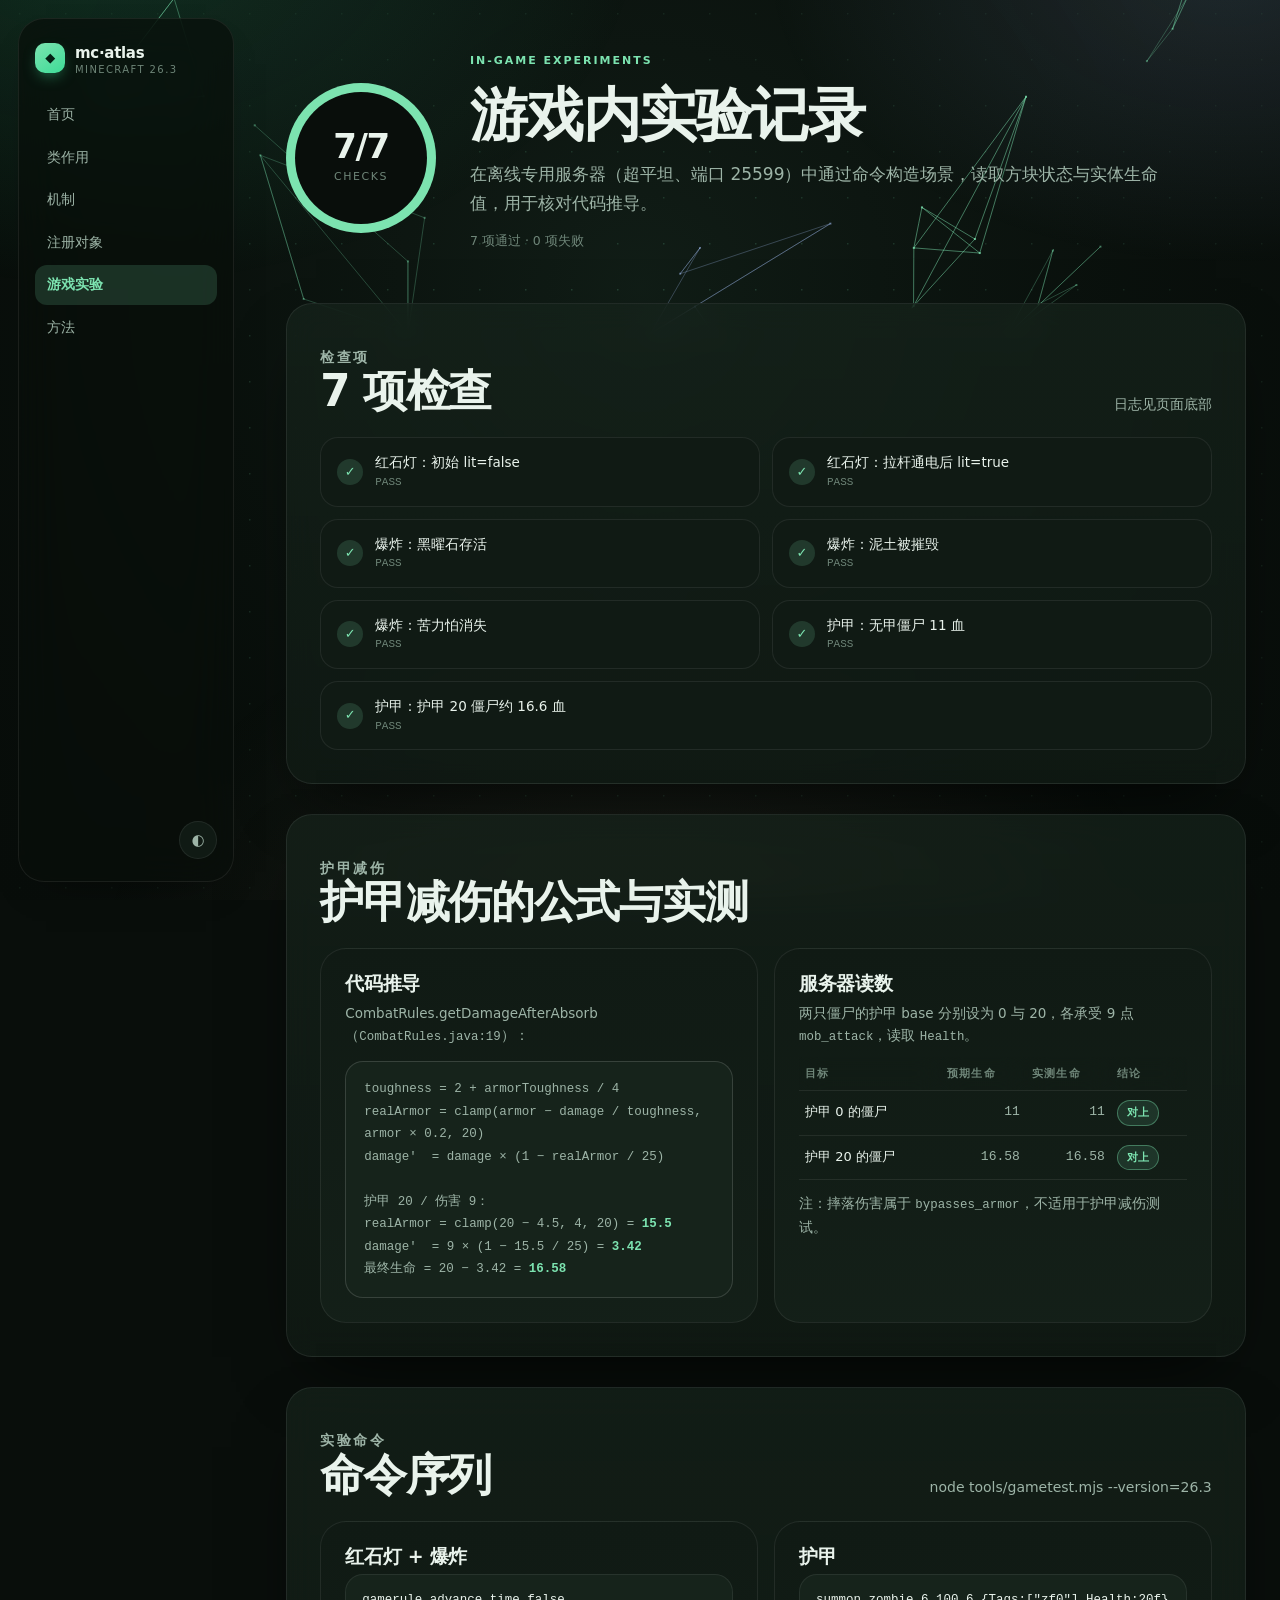
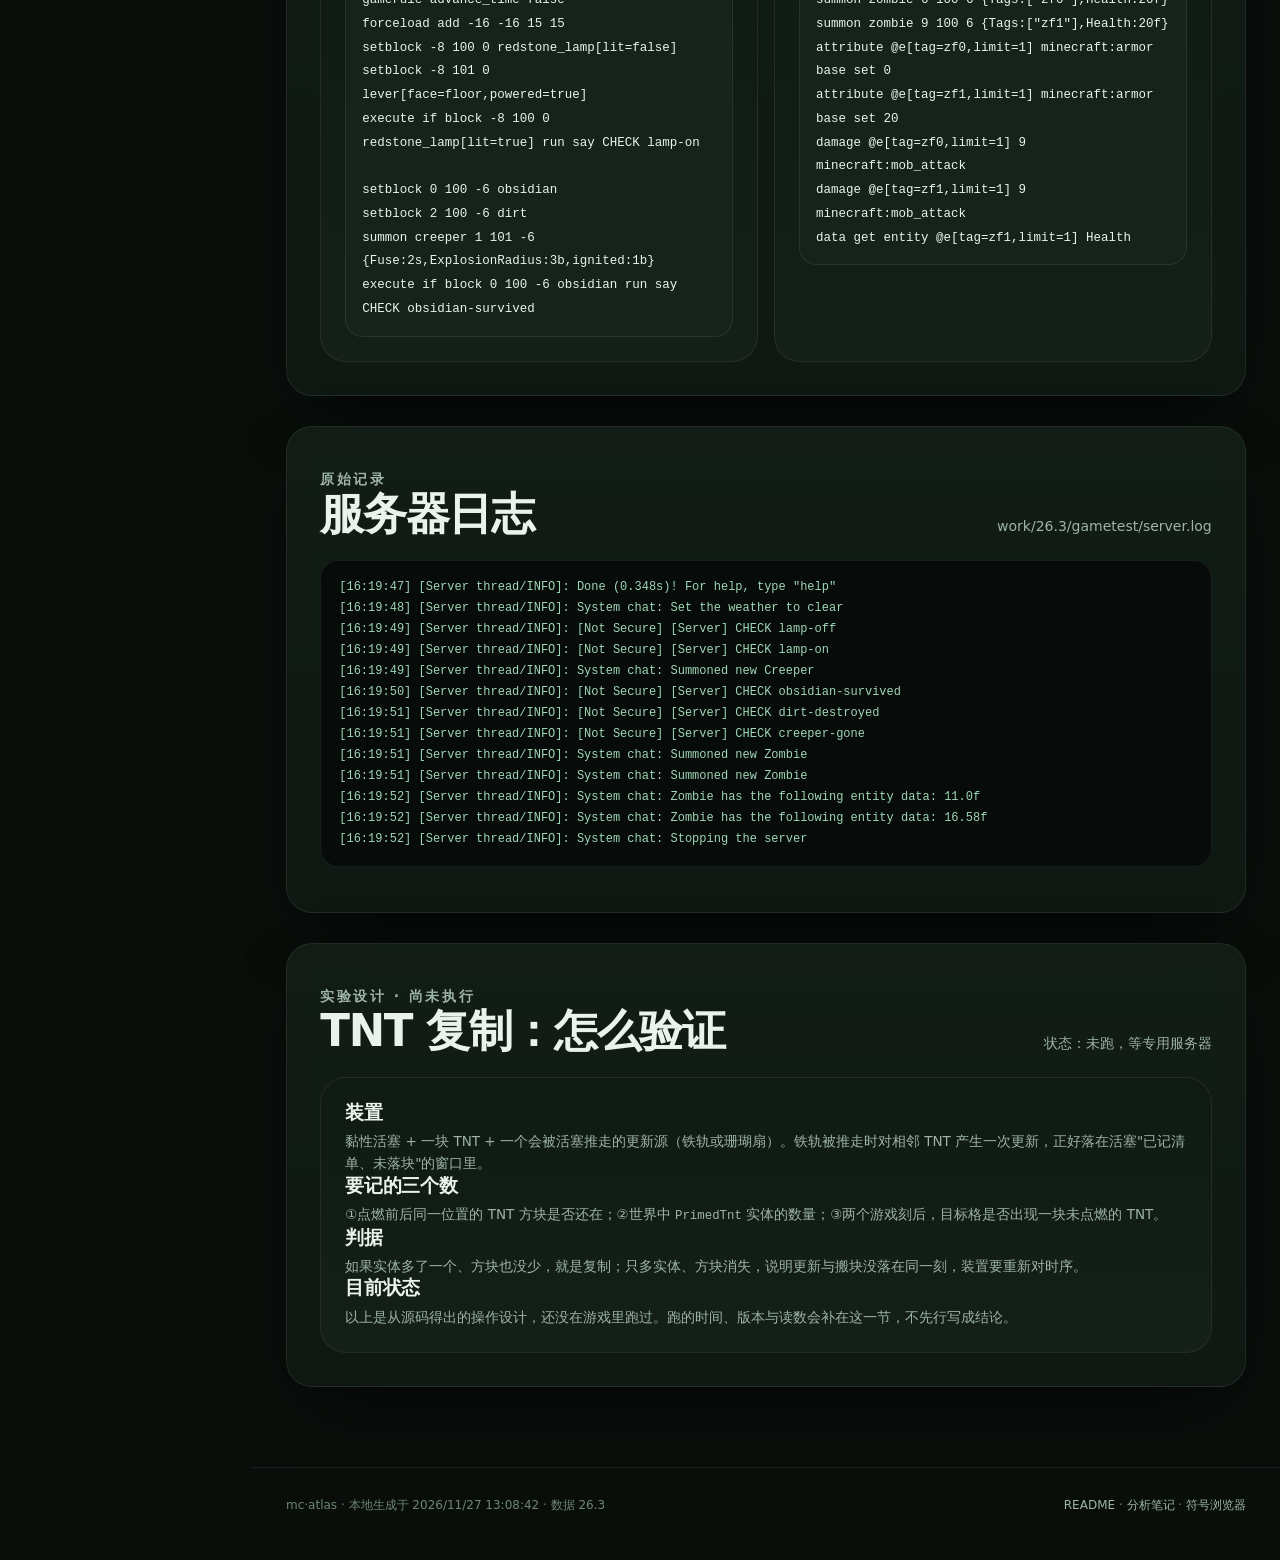
<file: tests.html>
<!DOCTYPE html>
<html lang="zh-CN" data-theme="dark">
<head>
<meta charset="utf-8">
<meta name="viewport" content="width=device-width, initial-scale=1">
<title>游戏内实验记录 · mc·atlas</title>
<meta name="description" content="用专用服务器验证 Minecraft 26.3 的红石、爆炸抗性与护甲减伤：7 项检查、实测 16.58。">
<link rel="icon" href="data:image/svg+xml,%3Csvg xmlns='http://www.w3.org/2000/svg' viewBox='0 0 64 64'%3E%3Crect width='64' height='64' rx='18' fill='%237ce3b0'/%3E%3Ctext x='32' y='45' font-size='34' text-anchor='middle' fill='%23042014'%3E%E2%97%86%3C/text%3E%3C/svg%3E">
<meta name="theme-color" content="#0a0f0c">
<link rel="stylesheet" href="assets/theme.css">
</head>
<body data-page="tests">
<canvas id="atlas-backdrop" aria-hidden="true"></canvas>
<header class="topbar">
  <a class="brand" href="index.html"><span class="brand-mark">◆</span><span>mc·atlas<small>Minecraft 26.3</small></span></a>
  <nav class="nav">
    <a data-page="home" href="index.html">首页</a>
    <a data-page="classes" href="classes.html">类作用</a>
    <a data-page="mechanisms" href="mechanisms.html">机制</a>
    <a data-page="objects" href="objects.html">注册对象</a>
    <a data-page="tests" href="tests.html">游戏实验</a>
    <a data-page="method" href="method.html">方法</a>
  </nav>
  <div class="top-actions">
    <button class="icon-btn" id="themeBtn" aria-label="切换主题">◐</button>
  </div>
</header>
<main class="wrap">
  <header class="test-hero rise">
    <div class="ring" id="ring" style="--p:100"><div class="in"><b id="ringN">7/7</b><span class="inspan">checks</span></div></div>
    <div style="flex:1;min-width:280px">
      <p class="eyebrow">In-Game Experiments</p>
      <h1 style="font-size:clamp(34px,4.6vw,58px)">游戏内实验记录</h1>
      <p class="lede" style="margin-top:14px">在离线专用服务器（超平坦、端口 25599）中通过命令构造场景，读取方块状态与实体生命值，用于核对代码推导。</p>
      <p class="hint" id="testSummary">7 项通过 · 0 项失败</p>
    </div>
  </header>

  <section class="section" style="padding-top:34px">
    <div class="section-head"><div><p class="eyebrow">检查项</p><h2>7 项检查</h2></div><p class="hint">日志见页面底部</p></div>
    <div class="checks" id="checks"></div>
  </section>

  <section class="section">
    <div class="section-head"><div><p class="eyebrow">护甲减伤</p><h2>护甲减伤的公式与实测</h2></div></div>
    <div class="grid g2">
      <div class="card">
        <h3>代码推导</h3>
        <p style="margin-bottom:14px">CombatRules.getDamageAfterAbsorb（<code>CombatRules.java:19</code>）：</p>
        <div class="formula">toughness = 2 + armorToughness / 4
realArmor = clamp(armor − damage / toughness, armor × 0.2, 20)
damage'  = damage × (1 − realArmor / 25)

护甲 20 / 伤害 9：
realArmor = clamp(20 − 4.5, 4, 20) = <b>15.5</b>
damage'  = 9 × (1 − 15.5 / 25) = <b>3.42</b>
最终生命 = 20 − 3.42 = <b>16.58</b></div>
      </div>
      <div class="card">
        <h3>服务器读数</h3>
        <p style="margin-bottom:10px">两只僵尸的护甲 base 分别设为 0 与 20，各承受 9 点 <code>mob_attack</code>，读取 <code>Health</code>。</p>
        <table id="armorTable"></table>
        <p class="hint" style="margin-top:12px">注：摔落伤害属于 <code>bypasses_armor</code>，不适用于护甲减伤测试。</p>
      </div>
    </div>
  </section>

  <section class="section">
    <div class="section-head"><div><p class="eyebrow">实验命令</p><h2>命令序列</h2></div><p class="hint">node tools/gametest.mjs --version=26.3</p></div>
    <div class="grid g2">
      <div class="card">
        <h3>红石灯 + 爆炸</h3>
        <div class="cmd">gamerule advance_time false
forceload add -16 -16 15 15
setblock -8 100 0 redstone_lamp[lit=false]
setblock -8 101 0 lever[face=floor,powered=true]
execute if block -8 100 0 redstone_lamp[lit=true] run say CHECK lamp-on

setblock 0 100 -6 obsidian
setblock 2 100 -6 dirt
summon creeper 1 101 -6 {Fuse:2s,ExplosionRadius:3b,ignited:1b}
execute if block 0 100 -6 obsidian run say CHECK obsidian-survived</div>
      </div>
      <div class="card">
        <h3>护甲</h3>
        <div class="cmd">summon zombie 6 100 6 {Tags:["zf0"],Health:20f}
summon zombie 9 100 6 {Tags:["zf1"],Health:20f}
attribute @e[tag=zf0,limit=1] minecraft:armor base set 0
attribute @e[tag=zf1,limit=1] minecraft:armor base set 20
damage @e[tag=zf0,limit=1] 9 minecraft:mob_attack
damage @e[tag=zf1,limit=1] 9 minecraft:mob_attack
data get entity @e[tag=zf1,limit=1] Health</div>
      </div>
    </div>
  </section>

  <section class="section">
    <div class="section-head"><div><p class="eyebrow">原始记录</p><h2>服务器日志</h2></div><p class="hint">work/26.3/gametest/server.log</p></div>
    <pre class="log" id="log"></pre>
  </section>

  <section class="section" id="tnt-test">
    <div class="section-head">
      <div><p class="eyebrow">实验设计 · 尚未执行</p><h2>TNT 复制：怎么验证</h2></div>
      <p class="hint">状态：未跑，等专用服务器</p>
    </div>
    <div class="card">
      <h3>装置</h3>
      <p>黏性活塞 + 一块 TNT + 一个会被活塞推走的更新源（铁轨或珊瑚扇）。铁轨被推走时对相邻 TNT 产生一次更新，正好落在活塞"已记清单、未落块"的窗口里。</p>
      <h3>要记的三个数</h3>
      <p>①点燃前后同一位置的 TNT 方块是否还在；②世界中 <code>PrimedTnt</code> 实体的数量；③两个游戏刻后，目标格是否出现一块未点燃的 TNT。</p>
      <h3>判据</h3>
      <p>如果实体多了一个、方块也没少，就是复制；只多实体、方块消失，说明更新与搬块没落在同一刻，装置要重新对时序。</p>
      <h3>目前状态</h3>
      <p>以上是从源码得出的操作设计，还没在游戏里跑过。跑的时间、版本与读数会补在这一节，不先行写成结论。</p>
    </div>
  </section>

</main>
<footer>
  <div class="wrap row">
    <span>mc·atlas · 本地生成于 2026/11/27 13:08:42 · 数据 26.3</span>
    <span><a href="../README.md">README</a> · <a href="../notes/类作用解析.md">分析笔记</a> · <a href="../index/26.3/browse.html">符号浏览器</a></span>
  </div>
</footer>
<script src="assets/data/meta.js"></script>
<script src="assets/site.js"></script>
<script src="assets/tests.js"></script>
<script src="assets/backdrop.js"></script>
</body>
</html>
</file>
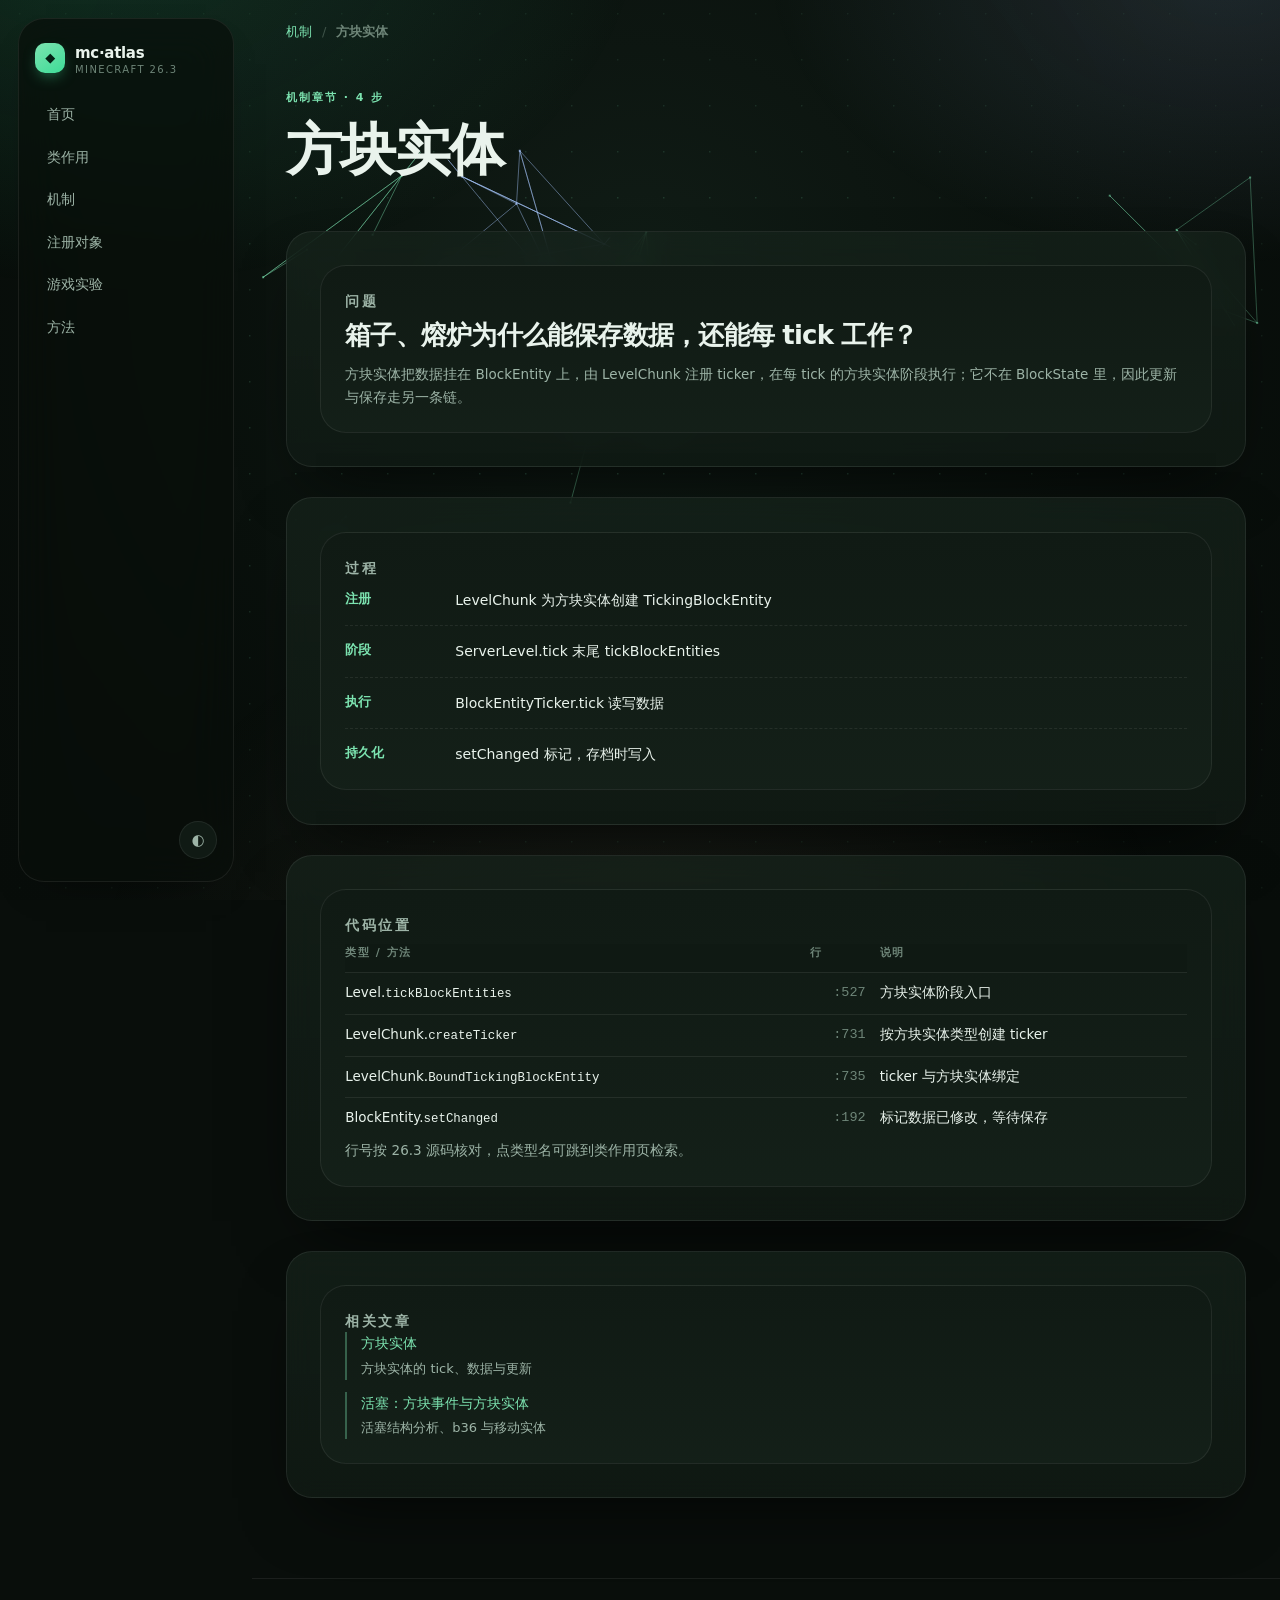
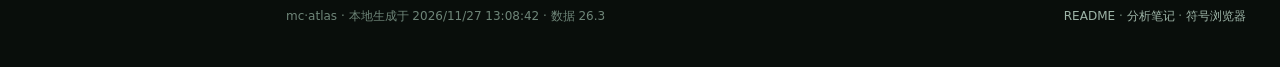
<file: mechanisms/block-entity.html>
<!DOCTYPE html>
<html lang="zh-CN" data-theme="dark">
<head>
<meta charset="utf-8">
<meta name="viewport" content="width=device-width, initial-scale=1">
<title>方块实体 · 机制 · mc·atlas</title>
<meta name="description" content="Minecraft 26.3 机制章节：方块实体">
<link rel="stylesheet" href="../assets/theme.css">
</head>
<body data-page="mechanisms">
<header class="topbar">
  <a class="brand" href="../index.html"><span class="brand-mark">◆</span><span>mc·atlas<small>Minecraft 26.3</small></span></a>
  <nav class="nav">
    <a data-page="home" href="../index.html">首页</a>
    <a data-page="classes" href="../classes.html">类作用</a>
    <a data-page="mechanisms" href="../mechanisms.html">机制</a>
    <a data-page="objects" href="../objects.html">注册对象</a>
    <a data-page="tests" href="../tests.html">游戏实验</a>
    <a data-page="method" href="../method.html">方法</a>
  </nav>
  <div class="top-actions">
    <button class="icon-btn" id="themeBtn" aria-label="切换主题">◐</button>
  </div>
</header>
<canvas id="atlas-backdrop" aria-hidden="true"></canvas>
<main class="wrap">
  <nav class="crumbs"><a href="../mechanisms.html">机制</a><span>/</span><b>方块实体</b></nav>
  <header class="page-head rise">
    <p class="eyebrow">机制章节 · 4 步</p>
    <h1>方块实体</h1>
  </header>
  
  <section class="section"><div class="card">
    <p class="eyebrow">问题</p>
    <h2 class="ch-q">箱子、熔炉为什么能保存数据，还能每 tick 工作？</h2>
    <p class="ch-sum">方块实体把数据挂在 BlockEntity 上，由 LevelChunk 注册 ticker，在每 tick 的方块实体阶段执行；它不在 BlockState 里，因此更新与保存走另一条链。</p>
  </div></section>
  <section class="section"><div class="card">
    <p class="eyebrow">过程</p>
    <ol class="ch-chain"><li><b>注册</b><span>LevelChunk 为方块实体创建 TickingBlockEntity</span></li><li><b>阶段</b><span>ServerLevel.tick 末尾 tickBlockEntities</span></li><li><b>执行</b><span>BlockEntityTicker.tick 读写数据</span></li><li><b>持久化</b><span>setChanged 标记，存档时写入</span></li></ol>
  </div></section>
  <section class="section"><div class="card">
    <p class="eyebrow">代码位置</p>
    <table class="ch-table"><thead><tr><th>类型 / 方法</th><th>行</th><th>说明</th></tr></thead><tbody><tr><td><a href="../classes.html?q=Level">Level</a>.<span class="mono">tickBlockEntities</span></td><td class="num">:527</td><td>方块实体阶段入口</td></tr><tr><td><a href="../classes.html?q=LevelChunk">LevelChunk</a>.<span class="mono">createTicker</span></td><td class="num">:731</td><td>按方块实体类型创建 ticker</td></tr><tr><td><a href="../classes.html?q=LevelChunk">LevelChunk</a>.<span class="mono">BoundTickingBlockEntity</span></td><td class="num">:735</td><td>ticker 与方块实体绑定</td></tr><tr><td><a href="../classes.html?q=BlockEntity">BlockEntity</a>.<span class="mono">setChanged</span></td><td class="num">:192</td><td>标记数据已修改，等待保存</td></tr></tbody></table>
    <p class="hint">行号按 26.3 源码核对，点类型名可跳到类作用页检索。</p>
  </div></section>
  <section class="section"><div class="card">
    <p class="eyebrow">相关文章</p>
    <ul class="ch-arts"><li><a href="https://github.com/techmc-wiki/Articles/blob/main/MicroTiming/%E6%96%B9%E5%9D%97%E5%AE%9E%E4%BD%93.zh.md" target="_blank" rel="noopener">方块实体</a><span>方块实体的 tick、数据与更新</span></li><li><a href="https://github.com/techmc-wiki/Articles/blob/main/MicroTiming/%E6%B4%BB%E5%A1%9E%EF%BC%9A%E6%96%B9%E5%9D%97%E4%BA%8B%E4%BB%B6%E4%B8%8E%E6%96%B9%E5%9D%97%E5%AE%9E%E4%BD%93.zh.md" target="_blank" rel="noopener">活塞：方块事件与方块实体</a><span>活塞结构分析、b36 与移动实体</span></li></ul>
  </div></section>
</main>
<footer>
  <div class="wrap row">
    <span>mc·atlas · 本地生成于 2026/11/27 13:08:42 · 数据 26.3</span>
    <span><a href="../../README.md">README</a> · <a href="../../notes/类作用解析.md">分析笔记</a> · <a href="../../index/26.3/browse.html">符号浏览器</a></span>
  </div>
</footer>
<script src="../assets/backdrop.js"></script>
</body>
</html>
</file>
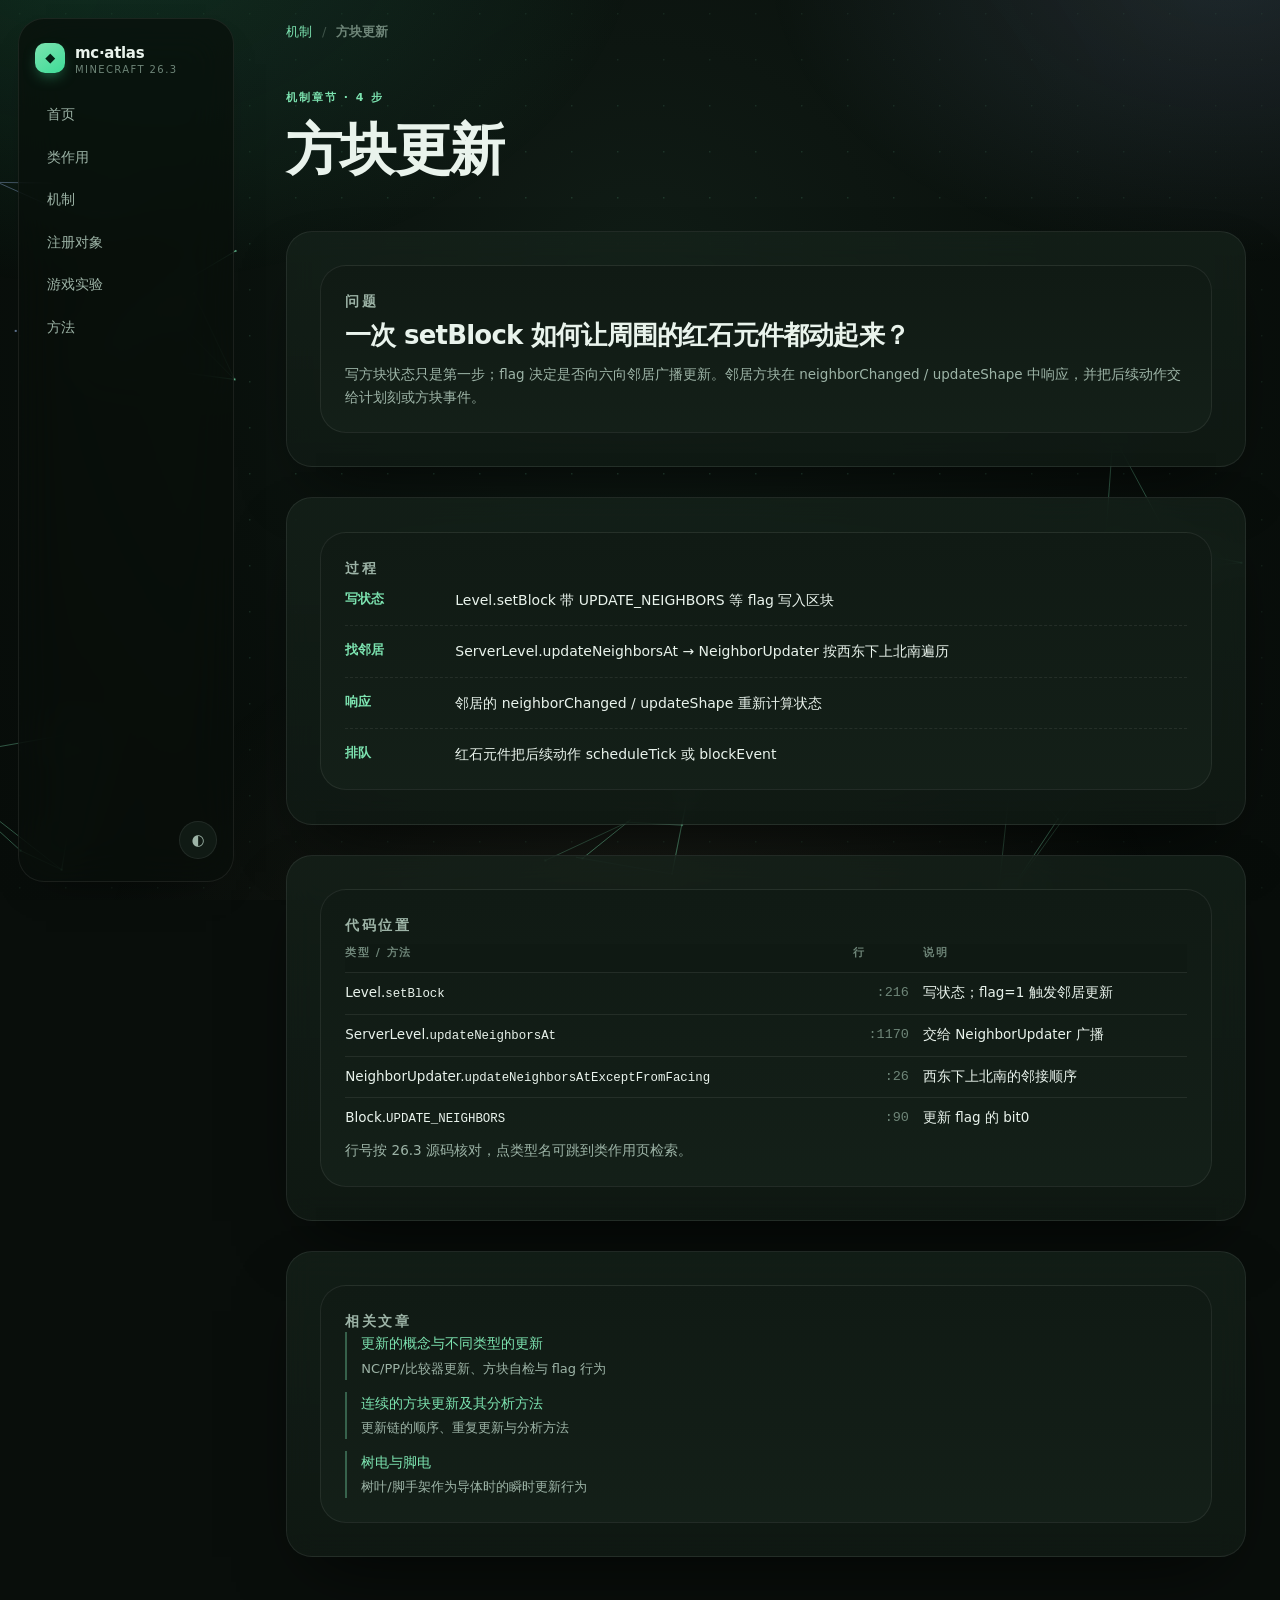
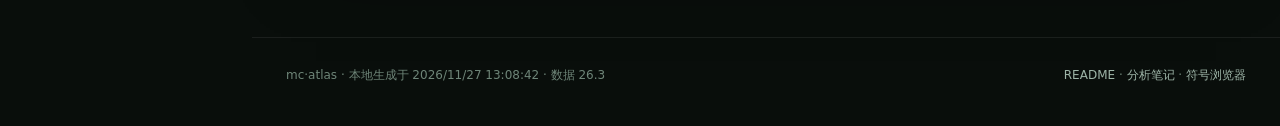
<file: mechanisms/block-update.html>
<!DOCTYPE html>
<html lang="zh-CN" data-theme="dark">
<head>
<meta charset="utf-8">
<meta name="viewport" content="width=device-width, initial-scale=1">
<title>方块更新 · 机制 · mc·atlas</title>
<meta name="description" content="Minecraft 26.3 机制章节：方块更新">
<link rel="stylesheet" href="../assets/theme.css">
</head>
<body data-page="mechanisms">
<header class="topbar">
  <a class="brand" href="../index.html"><span class="brand-mark">◆</span><span>mc·atlas<small>Minecraft 26.3</small></span></a>
  <nav class="nav">
    <a data-page="home" href="../index.html">首页</a>
    <a data-page="classes" href="../classes.html">类作用</a>
    <a data-page="mechanisms" href="../mechanisms.html">机制</a>
    <a data-page="objects" href="../objects.html">注册对象</a>
    <a data-page="tests" href="../tests.html">游戏实验</a>
    <a data-page="method" href="../method.html">方法</a>
  </nav>
  <div class="top-actions">
    <button class="icon-btn" id="themeBtn" aria-label="切换主题">◐</button>
  </div>
</header>
<canvas id="atlas-backdrop" aria-hidden="true"></canvas>
<main class="wrap">
  <nav class="crumbs"><a href="../mechanisms.html">机制</a><span>/</span><b>方块更新</b></nav>
  <header class="page-head rise">
    <p class="eyebrow">机制章节 · 4 步</p>
    <h1>方块更新</h1>
  </header>
  
  <section class="section"><div class="card">
    <p class="eyebrow">问题</p>
    <h2 class="ch-q">一次 setBlock 如何让周围的红石元件都动起来？</h2>
    <p class="ch-sum">写方块状态只是第一步；flag 决定是否向六向邻居广播更新。邻居方块在 neighborChanged / updateShape 中响应，并把后续动作交给计划刻或方块事件。</p>
  </div></section>
  <section class="section"><div class="card">
    <p class="eyebrow">过程</p>
    <ol class="ch-chain"><li><b>写状态</b><span>Level.setBlock 带 UPDATE_NEIGHBORS 等 flag 写入区块</span></li><li><b>找邻居</b><span>ServerLevel.updateNeighborsAt → NeighborUpdater 按西东下上北南遍历</span></li><li><b>响应</b><span>邻居的 neighborChanged / updateShape 重新计算状态</span></li><li><b>排队</b><span>红石元件把后续动作 scheduleTick 或 blockEvent</span></li></ol>
  </div></section>
  <section class="section"><div class="card">
    <p class="eyebrow">代码位置</p>
    <table class="ch-table"><thead><tr><th>类型 / 方法</th><th>行</th><th>说明</th></tr></thead><tbody><tr><td><a href="../classes.html?q=Level">Level</a>.<span class="mono">setBlock</span></td><td class="num">:216</td><td>写状态；flag=1 触发邻居更新</td></tr><tr><td><a href="../classes.html?q=ServerLevel">ServerLevel</a>.<span class="mono">updateNeighborsAt</span></td><td class="num">:1170</td><td>交给 NeighborUpdater 广播</td></tr><tr><td><a href="../classes.html?q=NeighborUpdater">NeighborUpdater</a>.<span class="mono">updateNeighborsAtExceptFromFacing</span></td><td class="num">:26</td><td>西东下上北南的邻接顺序</td></tr><tr><td><a href="../classes.html?q=Block">Block</a>.<span class="mono">UPDATE_NEIGHBORS</span></td><td class="num">:90</td><td>更新 flag 的 bit0</td></tr></tbody></table>
    <p class="hint">行号按 26.3 源码核对，点类型名可跳到类作用页检索。</p>
  </div></section>
  <section class="section"><div class="card">
    <p class="eyebrow">相关文章</p>
    <ul class="ch-arts"><li><a href="https://github.com/techmc-wiki/Articles/blob/main/BlockUpdate/%E6%9B%B4%E6%96%B0%E7%9A%84%E6%A6%82%E5%BF%B5%E4%B8%8E%E4%B8%8D%E5%90%8C%E7%B1%BB%E5%9E%8B%E7%9A%84%E6%9B%B4%E6%96%B0.zh.md" target="_blank" rel="noopener">更新的概念与不同类型的更新</a><span>NC/PP/比较器更新、方块自检与 flag 行为</span></li><li><a href="https://github.com/techmc-wiki/Articles/blob/main/BlockUpdate/%E8%BF%9E%E7%BB%AD%E7%9A%84%E6%96%B9%E5%9D%97%E6%9B%B4%E6%96%B0%E5%8F%8A%E5%85%B6%E5%88%86%E6%9E%90%E6%96%B9%E6%B3%95.zh.md" target="_blank" rel="noopener">连续的方块更新及其分析方法</a><span>更新链的顺序、重复更新与分析方法</span></li><li><a href="https://github.com/techmc-wiki/Articles/blob/main/MicroTiming/%E6%A0%91%E7%94%B5%E4%B8%8E%E8%84%9A%E7%94%B5.zh.md" target="_blank" rel="noopener">树电与脚电</a><span>树叶/脚手架作为导体时的瞬时更新行为</span></li></ul>
  </div></section>
</main>
<footer>
  <div class="wrap row">
    <span>mc·atlas · 本地生成于 2026/11/27 13:08:42 · 数据 26.3</span>
    <span><a href="../../README.md">README</a> · <a href="../../notes/类作用解析.md">分析笔记</a> · <a href="../../index/26.3/browse.html">符号浏览器</a></span>
  </div>
</footer>
<script src="../assets/backdrop.js"></script>
</body>
</html>
</file>
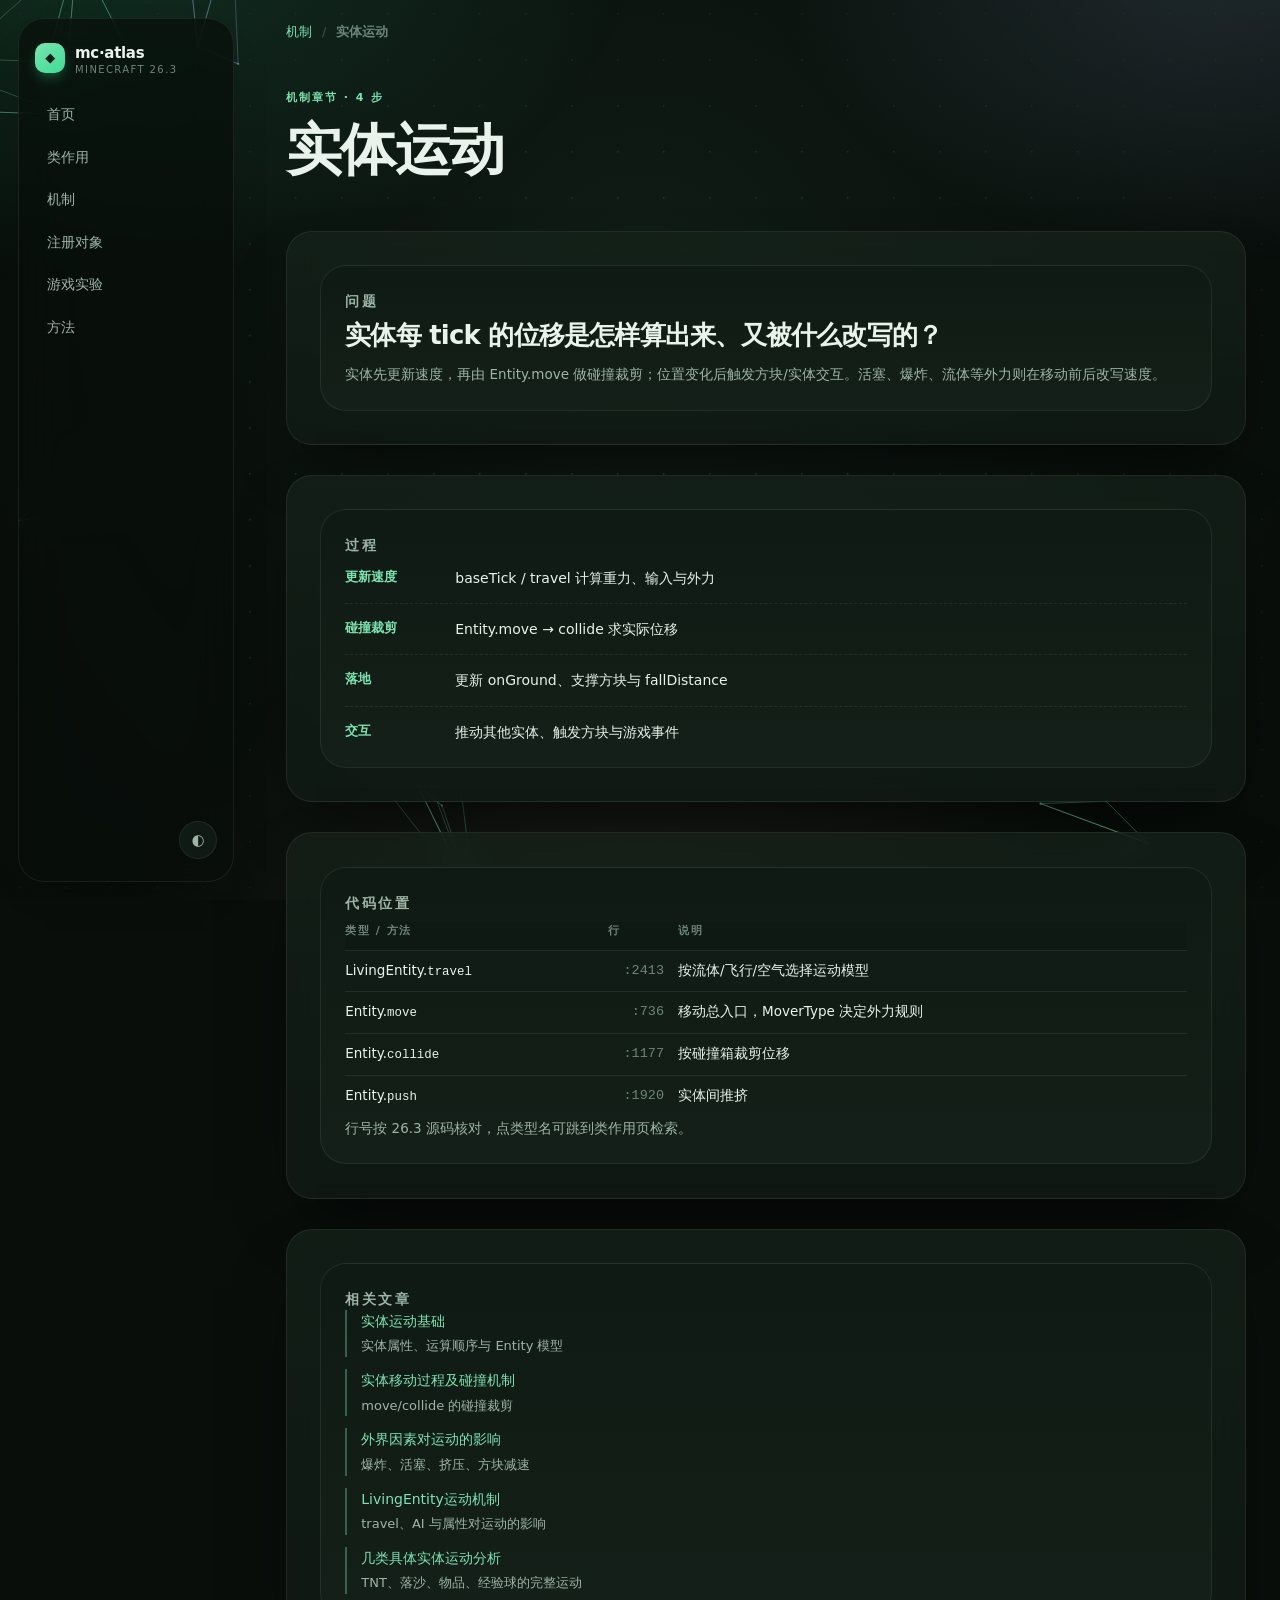
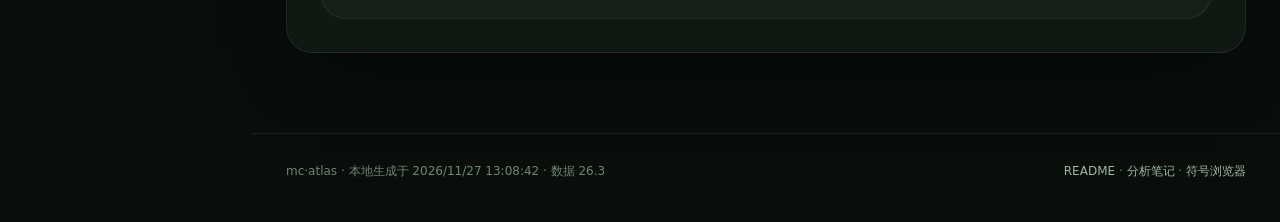
<file: mechanisms/entity-motion.html>
<!DOCTYPE html>
<html lang="zh-CN" data-theme="dark">
<head>
<meta charset="utf-8">
<meta name="viewport" content="width=device-width, initial-scale=1">
<title>实体运动 · 机制 · mc·atlas</title>
<meta name="description" content="Minecraft 26.3 机制章节：实体运动">
<link rel="stylesheet" href="../assets/theme.css">
</head>
<body data-page="mechanisms">
<header class="topbar">
  <a class="brand" href="../index.html"><span class="brand-mark">◆</span><span>mc·atlas<small>Minecraft 26.3</small></span></a>
  <nav class="nav">
    <a data-page="home" href="../index.html">首页</a>
    <a data-page="classes" href="../classes.html">类作用</a>
    <a data-page="mechanisms" href="../mechanisms.html">机制</a>
    <a data-page="objects" href="../objects.html">注册对象</a>
    <a data-page="tests" href="../tests.html">游戏实验</a>
    <a data-page="method" href="../method.html">方法</a>
  </nav>
  <div class="top-actions">
    <button class="icon-btn" id="themeBtn" aria-label="切换主题">◐</button>
  </div>
</header>
<canvas id="atlas-backdrop" aria-hidden="true"></canvas>
<main class="wrap">
  <nav class="crumbs"><a href="../mechanisms.html">机制</a><span>/</span><b>实体运动</b></nav>
  <header class="page-head rise">
    <p class="eyebrow">机制章节 · 4 步</p>
    <h1>实体运动</h1>
  </header>
  
  <section class="section"><div class="card">
    <p class="eyebrow">问题</p>
    <h2 class="ch-q">实体每 tick 的位移是怎样算出来、又被什么改写的？</h2>
    <p class="ch-sum">实体先更新速度，再由 Entity.move 做碰撞裁剪；位置变化后触发方块/实体交互。活塞、爆炸、流体等外力则在移动前后改写速度。</p>
  </div></section>
  <section class="section"><div class="card">
    <p class="eyebrow">过程</p>
    <ol class="ch-chain"><li><b>更新速度</b><span>baseTick / travel 计算重力、输入与外力</span></li><li><b>碰撞裁剪</b><span>Entity.move → collide 求实际位移</span></li><li><b>落地</b><span>更新 onGround、支撑方块与 fallDistance</span></li><li><b>交互</b><span>推动其他实体、触发方块与游戏事件</span></li></ol>
  </div></section>
  <section class="section"><div class="card">
    <p class="eyebrow">代码位置</p>
    <table class="ch-table"><thead><tr><th>类型 / 方法</th><th>行</th><th>说明</th></tr></thead><tbody><tr><td><a href="../classes.html?q=LivingEntity">LivingEntity</a>.<span class="mono">travel</span></td><td class="num">:2413</td><td>按流体/飞行/空气选择运动模型</td></tr><tr><td><a href="../classes.html?q=Entity">Entity</a>.<span class="mono">move</span></td><td class="num">:736</td><td>移动总入口，MoverType 决定外力规则</td></tr><tr><td><a href="../classes.html?q=Entity">Entity</a>.<span class="mono">collide</span></td><td class="num">:1177</td><td>按碰撞箱裁剪位移</td></tr><tr><td><a href="../classes.html?q=Entity">Entity</a>.<span class="mono">push</span></td><td class="num">:1920</td><td>实体间推挤</td></tr></tbody></table>
    <p class="hint">行号按 26.3 源码核对，点类型名可跳到类作用页检索。</p>
  </div></section>
  <section class="section"><div class="card">
    <p class="eyebrow">相关文章</p>
    <ul class="ch-arts"><li><a href="https://github.com/techmc-wiki/Articles/blob/main/EntityMove/01-%E5%AE%9E%E4%BD%93%E8%BF%90%E5%8A%A8%E5%9F%BA%E7%A1%80.zh.md" target="_blank" rel="noopener">实体运动基础</a><span>实体属性、运算顺序与 Entity 模型</span></li><li><a href="https://github.com/techmc-wiki/Articles/blob/main/EntityMove/02-%E5%AE%9E%E4%BD%93%E7%A7%BB%E5%8A%A8%E4%B8%8E%E7%A2%B0%E6%92%9E.zh.md" target="_blank" rel="noopener">实体移动过程及碰撞机制</a><span>move/collide 的碰撞裁剪</span></li><li><a href="https://github.com/techmc-wiki/Articles/blob/main/EntityMove/04-%E5%A4%96%E5%8A%9B%E5%AF%B9%E8%BF%90%E5%8A%A8%E7%9A%84%E5%BD%B1%E5%93%8D.zh.md" target="_blank" rel="noopener">外界因素对运动的影响</a><span>爆炸、活塞、挤压、方块减速</span></li><li><a href="https://github.com/techmc-wiki/Articles/blob/main/EntityMove/05-LivingEntity%E8%BF%90%E5%8A%A8.zh.md" target="_blank" rel="noopener">LivingEntity运动机制</a><span>travel、AI 与属性对运动的影响</span></li><li><a href="https://github.com/techmc-wiki/Articles/blob/main/EntityMove/06-%E5%85%B7%E4%BD%93%E5%AE%9E%E4%BD%93%E5%88%86%E6%9E%90.zh.md" target="_blank" rel="noopener">几类具体实体运动分析</a><span>TNT、落沙、物品、经验球的完整运动</span></li></ul>
  </div></section>
</main>
<footer>
  <div class="wrap row">
    <span>mc·atlas · 本地生成于 2026/11/27 13:08:42 · 数据 26.3</span>
    <span><a href="../../README.md">README</a> · <a href="../../notes/类作用解析.md">分析笔记</a> · <a href="../../index/26.3/browse.html">符号浏览器</a></span>
  </div>
</footer>
<script src="../assets/backdrop.js"></script>
</body>
</html>
</file>
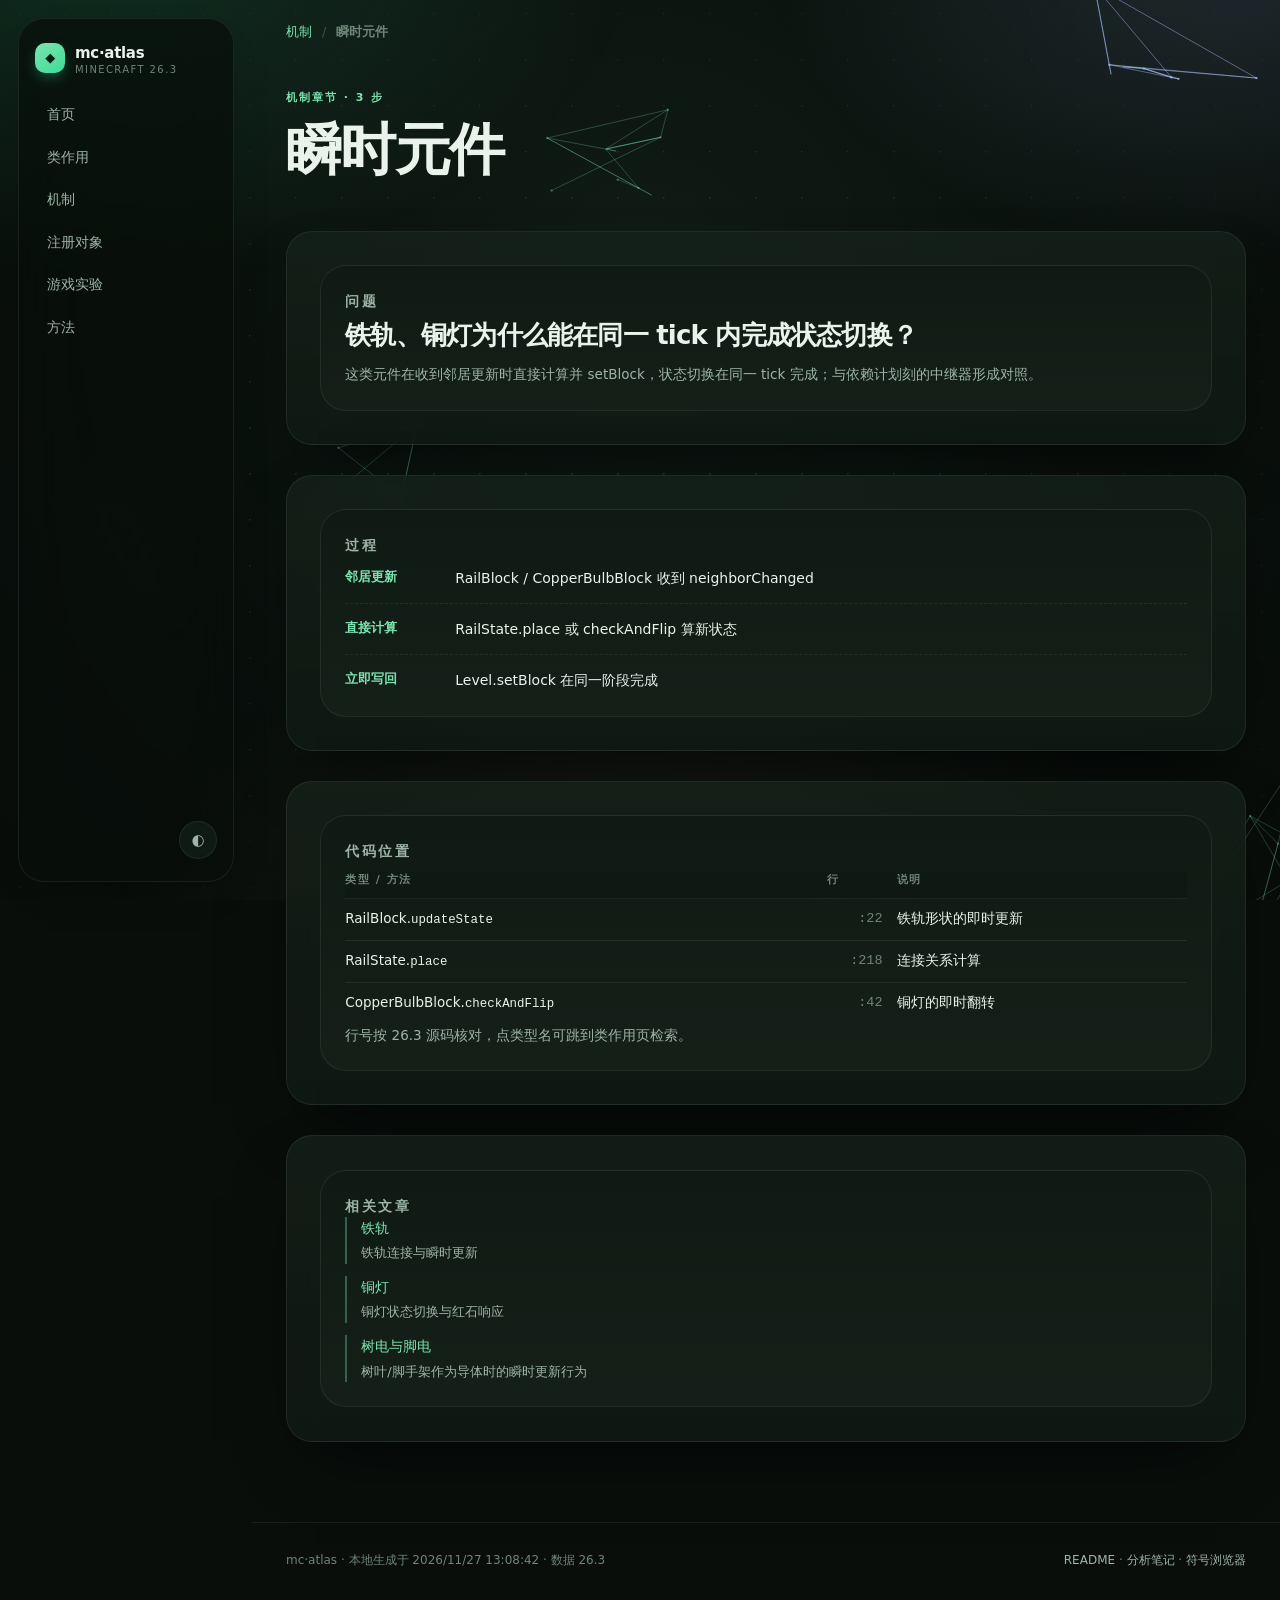
<file: mechanisms/instant-components.html>
<!DOCTYPE html>
<html lang="zh-CN" data-theme="dark">
<head>
<meta charset="utf-8">
<meta name="viewport" content="width=device-width, initial-scale=1">
<title>瞬时元件 · 机制 · mc·atlas</title>
<meta name="description" content="Minecraft 26.3 机制章节：瞬时元件">
<link rel="stylesheet" href="../assets/theme.css">
</head>
<body data-page="mechanisms">
<header class="topbar">
  <a class="brand" href="../index.html"><span class="brand-mark">◆</span><span>mc·atlas<small>Minecraft 26.3</small></span></a>
  <nav class="nav">
    <a data-page="home" href="../index.html">首页</a>
    <a data-page="classes" href="../classes.html">类作用</a>
    <a data-page="mechanisms" href="../mechanisms.html">机制</a>
    <a data-page="objects" href="../objects.html">注册对象</a>
    <a data-page="tests" href="../tests.html">游戏实验</a>
    <a data-page="method" href="../method.html">方法</a>
  </nav>
  <div class="top-actions">
    <button class="icon-btn" id="themeBtn" aria-label="切换主题">◐</button>
  </div>
</header>
<canvas id="atlas-backdrop" aria-hidden="true"></canvas>
<main class="wrap">
  <nav class="crumbs"><a href="../mechanisms.html">机制</a><span>/</span><b>瞬时元件</b></nav>
  <header class="page-head rise">
    <p class="eyebrow">机制章节 · 3 步</p>
    <h1>瞬时元件</h1>
  </header>
  
  <section class="section"><div class="card">
    <p class="eyebrow">问题</p>
    <h2 class="ch-q">铁轨、铜灯为什么能在同一 tick 内完成状态切换？</h2>
    <p class="ch-sum">这类元件在收到邻居更新时直接计算并 setBlock，状态切换在同一 tick 完成；与依赖计划刻的中继器形成对照。</p>
  </div></section>
  <section class="section"><div class="card">
    <p class="eyebrow">过程</p>
    <ol class="ch-chain"><li><b>邻居更新</b><span>RailBlock / CopperBulbBlock 收到 neighborChanged</span></li><li><b>直接计算</b><span>RailState.place 或 checkAndFlip 算新状态</span></li><li><b>立即写回</b><span>Level.setBlock 在同一阶段完成</span></li></ol>
  </div></section>
  <section class="section"><div class="card">
    <p class="eyebrow">代码位置</p>
    <table class="ch-table"><thead><tr><th>类型 / 方法</th><th>行</th><th>说明</th></tr></thead><tbody><tr><td><a href="../classes.html?q=RailBlock">RailBlock</a>.<span class="mono">updateState</span></td><td class="num">:22</td><td>铁轨形状的即时更新</td></tr><tr><td><a href="../classes.html?q=RailState">RailState</a>.<span class="mono">place</span></td><td class="num">:218</td><td>连接关系计算</td></tr><tr><td><a href="../classes.html?q=CopperBulbBlock">CopperBulbBlock</a>.<span class="mono">checkAndFlip</span></td><td class="num">:42</td><td>铜灯的即时翻转</td></tr></tbody></table>
    <p class="hint">行号按 26.3 源码核对，点类型名可跳到类作用页检索。</p>
  </div></section>
  <section class="section"><div class="card">
    <p class="eyebrow">相关文章</p>
    <ul class="ch-arts"><li><a href="https://github.com/techmc-wiki/Articles/blob/main/InstantComponents/%E9%93%81%E8%BD%A8.zh.md" target="_blank" rel="noopener">铁轨</a><span>铁轨连接与瞬时更新</span></li><li><a href="https://github.com/techmc-wiki/Articles/blob/main/InstantComponents/%E9%93%9C%E7%81%AF.md" target="_blank" rel="noopener">铜灯</a><span>铜灯状态切换与红石响应</span></li><li><a href="https://github.com/techmc-wiki/Articles/blob/main/MicroTiming/%E6%A0%91%E7%94%B5%E4%B8%8E%E8%84%9A%E7%94%B5.zh.md" target="_blank" rel="noopener">树电与脚电</a><span>树叶/脚手架作为导体时的瞬时更新行为</span></li></ul>
  </div></section>
</main>
<footer>
  <div class="wrap row">
    <span>mc·atlas · 本地生成于 2026/11/27 13:08:42 · 数据 26.3</span>
    <span><a href="../../README.md">README</a> · <a href="../../notes/类作用解析.md">分析笔记</a> · <a href="../../index/26.3/browse.html">符号浏览器</a></span>
  </div>
</footer>
<script src="../assets/backdrop.js"></script>
</body>
</html>
</file>
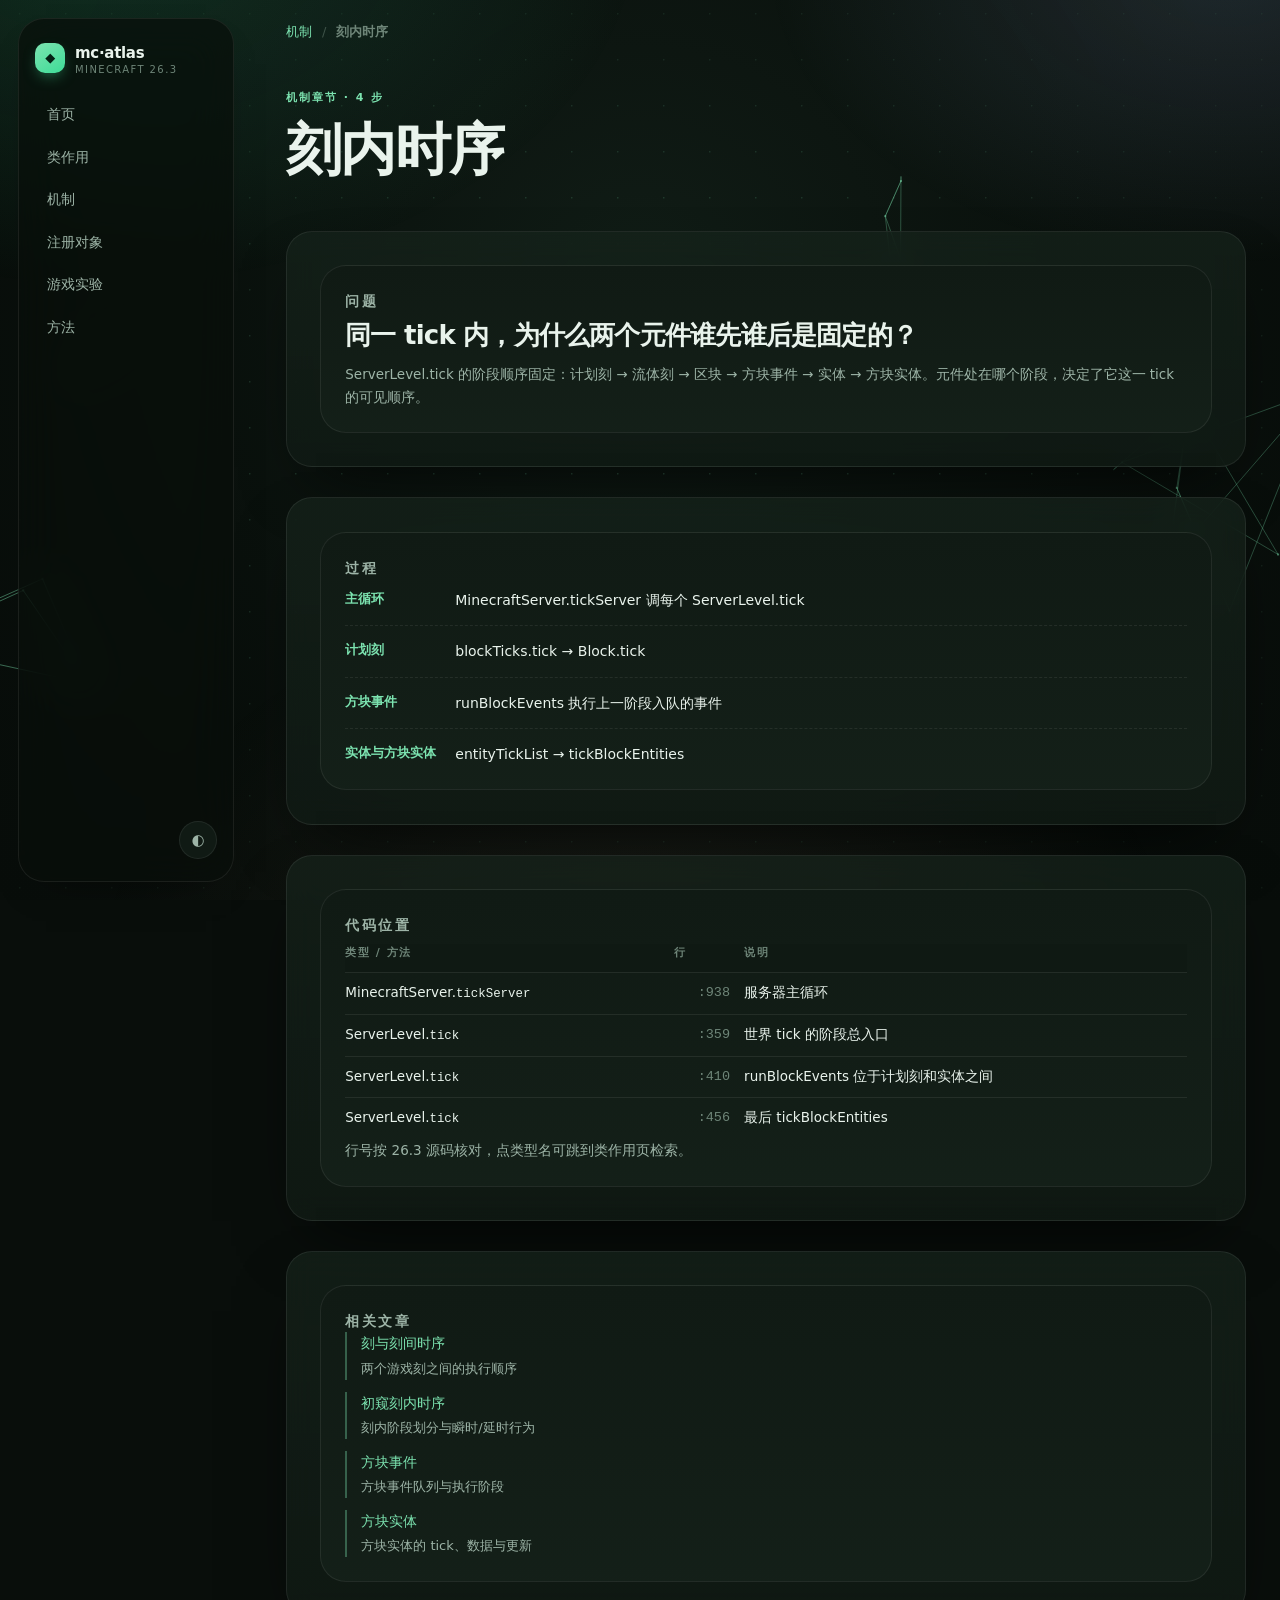
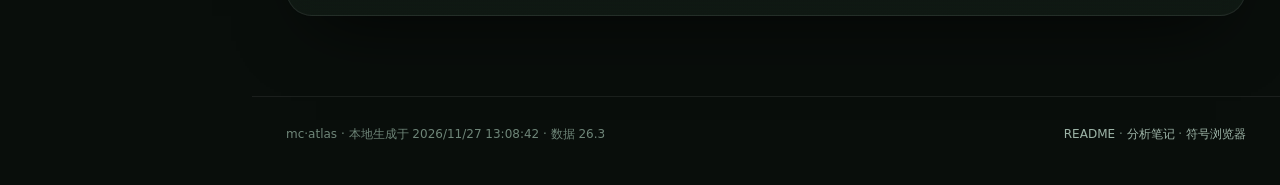
<file: mechanisms/micro-timing.html>
<!DOCTYPE html>
<html lang="zh-CN" data-theme="dark">
<head>
<meta charset="utf-8">
<meta name="viewport" content="width=device-width, initial-scale=1">
<title>刻内时序 · 机制 · mc·atlas</title>
<meta name="description" content="Minecraft 26.3 机制章节：刻内时序">
<link rel="stylesheet" href="../assets/theme.css">
</head>
<body data-page="mechanisms">
<header class="topbar">
  <a class="brand" href="../index.html"><span class="brand-mark">◆</span><span>mc·atlas<small>Minecraft 26.3</small></span></a>
  <nav class="nav">
    <a data-page="home" href="../index.html">首页</a>
    <a data-page="classes" href="../classes.html">类作用</a>
    <a data-page="mechanisms" href="../mechanisms.html">机制</a>
    <a data-page="objects" href="../objects.html">注册对象</a>
    <a data-page="tests" href="../tests.html">游戏实验</a>
    <a data-page="method" href="../method.html">方法</a>
  </nav>
  <div class="top-actions">
    <button class="icon-btn" id="themeBtn" aria-label="切换主题">◐</button>
  </div>
</header>
<canvas id="atlas-backdrop" aria-hidden="true"></canvas>
<main class="wrap">
  <nav class="crumbs"><a href="../mechanisms.html">机制</a><span>/</span><b>刻内时序</b></nav>
  <header class="page-head rise">
    <p class="eyebrow">机制章节 · 4 步</p>
    <h1>刻内时序</h1>
  </header>
  
  <section class="section"><div class="card">
    <p class="eyebrow">问题</p>
    <h2 class="ch-q">同一 tick 内，为什么两个元件谁先谁后是固定的？</h2>
    <p class="ch-sum">ServerLevel.tick 的阶段顺序固定：计划刻 → 流体刻 → 区块 → 方块事件 → 实体 → 方块实体。元件处在哪个阶段，决定了它这一 tick 的可见顺序。</p>
  </div></section>
  <section class="section"><div class="card">
    <p class="eyebrow">过程</p>
    <ol class="ch-chain"><li><b>主循环</b><span>MinecraftServer.tickServer 调每个 ServerLevel.tick</span></li><li><b>计划刻</b><span>blockTicks.tick → Block.tick</span></li><li><b>方块事件</b><span>runBlockEvents 执行上一阶段入队的事件</span></li><li><b>实体与方块实体</b><span>entityTickList → tickBlockEntities</span></li></ol>
  </div></section>
  <section class="section"><div class="card">
    <p class="eyebrow">代码位置</p>
    <table class="ch-table"><thead><tr><th>类型 / 方法</th><th>行</th><th>说明</th></tr></thead><tbody><tr><td><a href="../classes.html?q=MinecraftServer">MinecraftServer</a>.<span class="mono">tickServer</span></td><td class="num">:938</td><td>服务器主循环</td></tr><tr><td><a href="../classes.html?q=ServerLevel">ServerLevel</a>.<span class="mono">tick</span></td><td class="num">:359</td><td>世界 tick 的阶段总入口</td></tr><tr><td><a href="../classes.html?q=ServerLevel">ServerLevel</a>.<span class="mono">tick</span></td><td class="num">:410</td><td>runBlockEvents 位于计划刻和实体之间</td></tr><tr><td><a href="../classes.html?q=ServerLevel">ServerLevel</a>.<span class="mono">tick</span></td><td class="num">:456</td><td>最后 tickBlockEntities</td></tr></tbody></table>
    <p class="hint">行号按 26.3 源码核对，点类型名可跳到类作用页检索。</p>
  </div></section>
  <section class="section"><div class="card">
    <p class="eyebrow">相关文章</p>
    <ul class="ch-arts"><li><a href="https://github.com/techmc-wiki/Articles/blob/main/MicroTiming/%E5%88%BB%E4%B8%8E%E5%88%BB%E9%97%B4%E6%97%B6%E5%BA%8F.zh.md" target="_blank" rel="noopener">刻与刻间时序</a><span>两个游戏刻之间的执行顺序</span></li><li><a href="https://github.com/techmc-wiki/Articles/blob/main/MicroTiming/%E5%88%9D%E7%AA%A5%E5%88%BB%E5%86%85%E6%97%B6%E5%BA%8F.zh.md" target="_blank" rel="noopener">初窥刻内时序</a><span>刻内阶段划分与瞬时/延时行为</span></li><li><a href="https://github.com/techmc-wiki/Articles/blob/main/MicroTiming/%E6%96%B9%E5%9D%97%E4%BA%8B%E4%BB%B6.zh.md" target="_blank" rel="noopener">方块事件</a><span>方块事件队列与执行阶段</span></li><li><a href="https://github.com/techmc-wiki/Articles/blob/main/MicroTiming/%E6%96%B9%E5%9D%97%E5%AE%9E%E4%BD%93.zh.md" target="_blank" rel="noopener">方块实体</a><span>方块实体的 tick、数据与更新</span></li></ul>
  </div></section>
</main>
<footer>
  <div class="wrap row">
    <span>mc·atlas · 本地生成于 2026/11/27 13:08:42 · 数据 26.3</span>
    <span><a href="../../README.md">README</a> · <a href="../../notes/类作用解析.md">分析笔记</a> · <a href="../../index/26.3/browse.html">符号浏览器</a></span>
  </div>
</footer>
<script src="../assets/backdrop.js"></script>
</body>
</html>
</file>
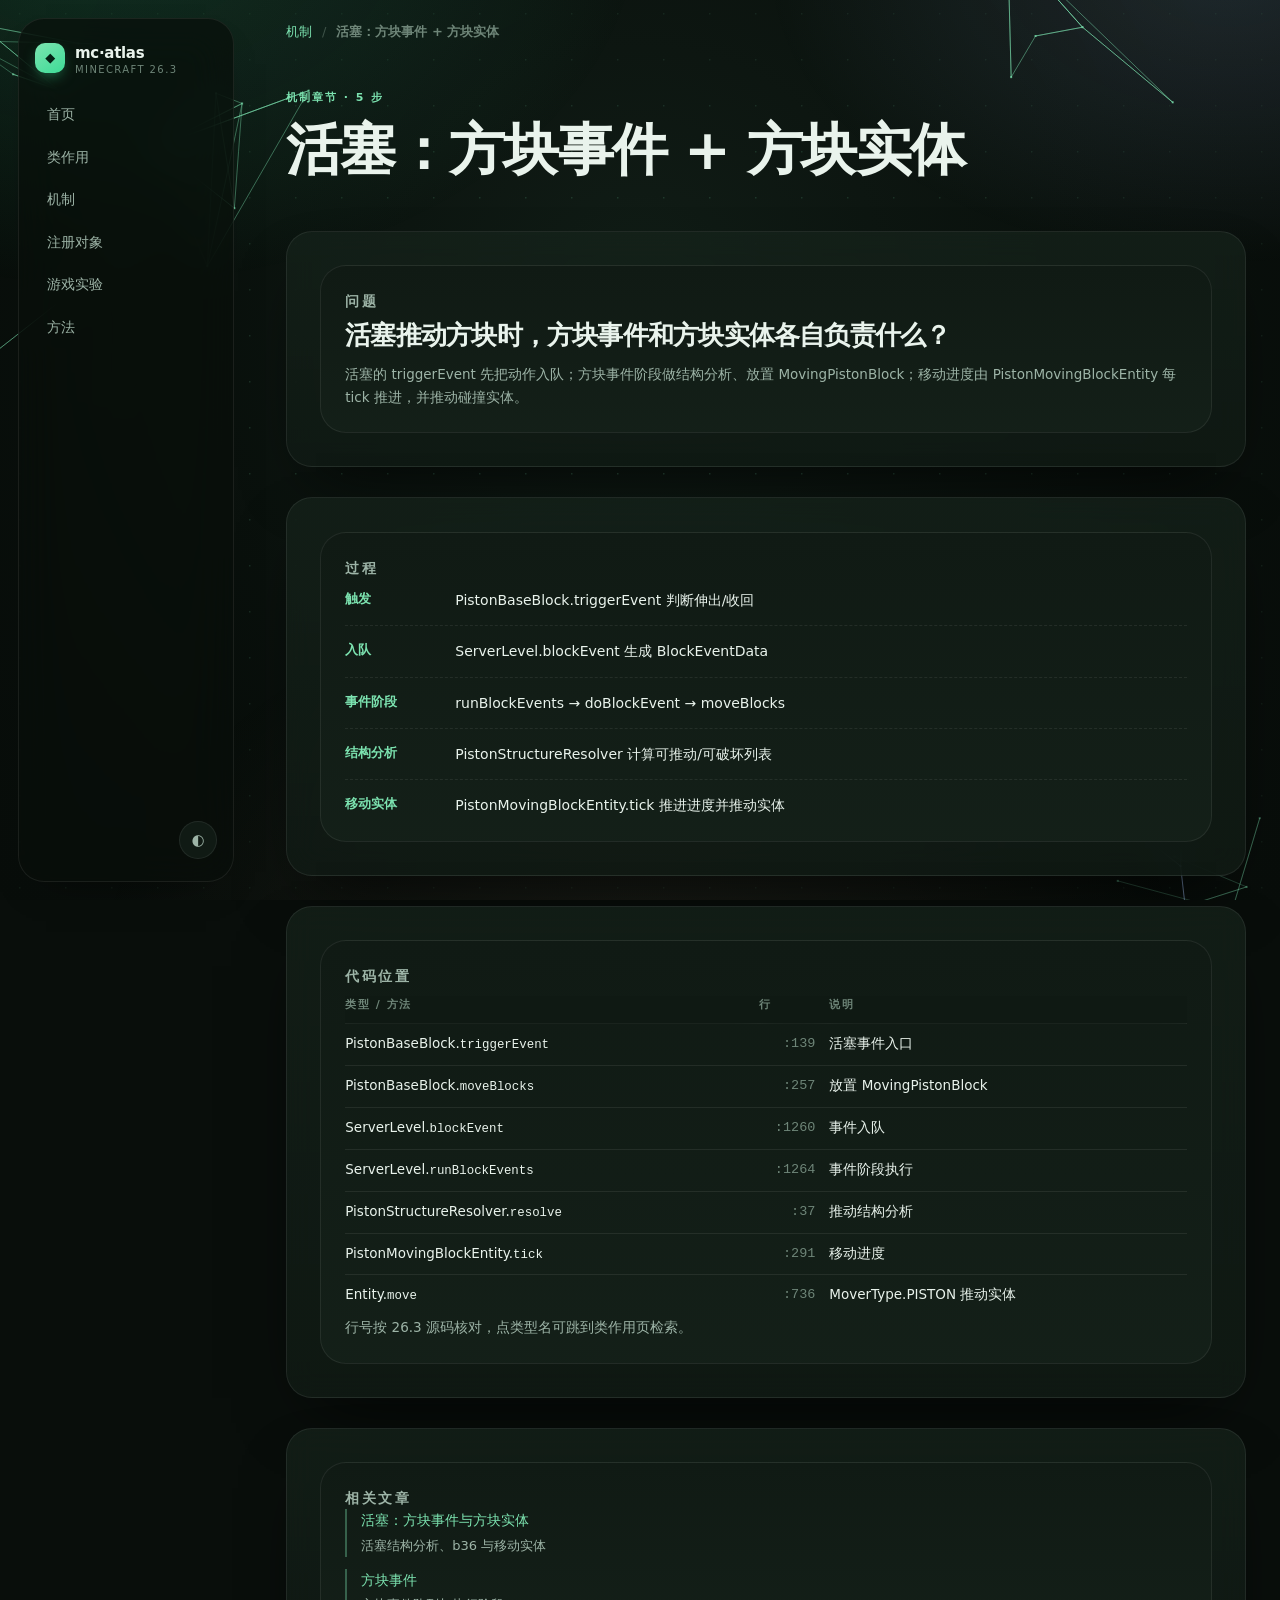
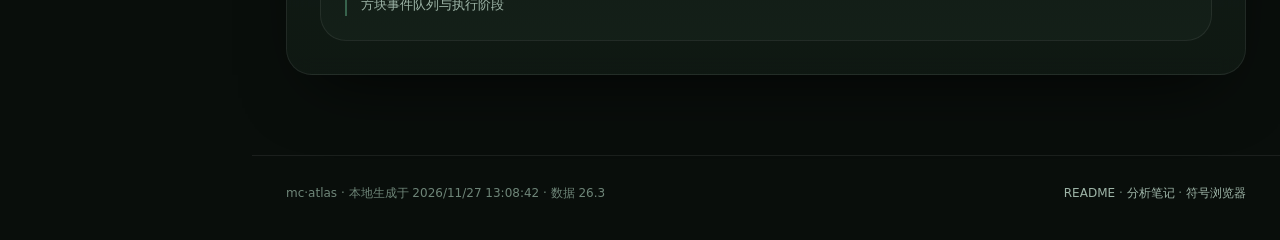
<file: mechanisms/piston.html>
<!DOCTYPE html>
<html lang="zh-CN" data-theme="dark">
<head>
<meta charset="utf-8">
<meta name="viewport" content="width=device-width, initial-scale=1">
<title>活塞：方块事件 + 方块实体 · 机制 · mc·atlas</title>
<meta name="description" content="Minecraft 26.3 机制章节：活塞：方块事件 + 方块实体">
<link rel="stylesheet" href="../assets/theme.css">
</head>
<body data-page="mechanisms">
<header class="topbar">
  <a class="brand" href="../index.html"><span class="brand-mark">◆</span><span>mc·atlas<small>Minecraft 26.3</small></span></a>
  <nav class="nav">
    <a data-page="home" href="../index.html">首页</a>
    <a data-page="classes" href="../classes.html">类作用</a>
    <a data-page="mechanisms" href="../mechanisms.html">机制</a>
    <a data-page="objects" href="../objects.html">注册对象</a>
    <a data-page="tests" href="../tests.html">游戏实验</a>
    <a data-page="method" href="../method.html">方法</a>
  </nav>
  <div class="top-actions">
    <button class="icon-btn" id="themeBtn" aria-label="切换主题">◐</button>
  </div>
</header>
<canvas id="atlas-backdrop" aria-hidden="true"></canvas>
<main class="wrap">
  <nav class="crumbs"><a href="../mechanisms.html">机制</a><span>/</span><b>活塞：方块事件 + 方块实体</b></nav>
  <header class="page-head rise">
    <p class="eyebrow">机制章节 · 5 步</p>
    <h1>活塞：方块事件 + 方块实体</h1>
  </header>
  
  <section class="section"><div class="card">
    <p class="eyebrow">问题</p>
    <h2 class="ch-q">活塞推动方块时，方块事件和方块实体各自负责什么？</h2>
    <p class="ch-sum">活塞的 triggerEvent 先把动作入队；方块事件阶段做结构分析、放置 MovingPistonBlock；移动进度由 PistonMovingBlockEntity 每 tick 推进，并推动碰撞实体。</p>
  </div></section>
  <section class="section"><div class="card">
    <p class="eyebrow">过程</p>
    <ol class="ch-chain"><li><b>触发</b><span>PistonBaseBlock.triggerEvent 判断伸出/收回</span></li><li><b>入队</b><span>ServerLevel.blockEvent 生成 BlockEventData</span></li><li><b>事件阶段</b><span>runBlockEvents → doBlockEvent → moveBlocks</span></li><li><b>结构分析</b><span>PistonStructureResolver 计算可推动/可破坏列表</span></li><li><b>移动实体</b><span>PistonMovingBlockEntity.tick 推进进度并推动实体</span></li></ol>
  </div></section>
  <section class="section"><div class="card">
    <p class="eyebrow">代码位置</p>
    <table class="ch-table"><thead><tr><th>类型 / 方法</th><th>行</th><th>说明</th></tr></thead><tbody><tr><td><a href="../classes.html?q=PistonBaseBlock">PistonBaseBlock</a>.<span class="mono">triggerEvent</span></td><td class="num">:139</td><td>活塞事件入口</td></tr><tr><td><a href="../classes.html?q=PistonBaseBlock">PistonBaseBlock</a>.<span class="mono">moveBlocks</span></td><td class="num">:257</td><td>放置 MovingPistonBlock</td></tr><tr><td><a href="../classes.html?q=ServerLevel">ServerLevel</a>.<span class="mono">blockEvent</span></td><td class="num">:1260</td><td>事件入队</td></tr><tr><td><a href="../classes.html?q=ServerLevel">ServerLevel</a>.<span class="mono">runBlockEvents</span></td><td class="num">:1264</td><td>事件阶段执行</td></tr><tr><td><a href="../classes.html?q=PistonStructureResolver">PistonStructureResolver</a>.<span class="mono">resolve</span></td><td class="num">:37</td><td>推动结构分析</td></tr><tr><td><a href="../classes.html?q=PistonMovingBlockEntity">PistonMovingBlockEntity</a>.<span class="mono">tick</span></td><td class="num">:291</td><td>移动进度</td></tr><tr><td><a href="../classes.html?q=Entity">Entity</a>.<span class="mono">move</span></td><td class="num">:736</td><td>MoverType.PISTON 推动实体</td></tr></tbody></table>
    <p class="hint">行号按 26.3 源码核对，点类型名可跳到类作用页检索。</p>
  </div></section>
  <section class="section"><div class="card">
    <p class="eyebrow">相关文章</p>
    <ul class="ch-arts"><li><a href="https://github.com/techmc-wiki/Articles/blob/main/MicroTiming/%E6%B4%BB%E5%A1%9E%EF%BC%9A%E6%96%B9%E5%9D%97%E4%BA%8B%E4%BB%B6%E4%B8%8E%E6%96%B9%E5%9D%97%E5%AE%9E%E4%BD%93.zh.md" target="_blank" rel="noopener">活塞：方块事件与方块实体</a><span>活塞结构分析、b36 与移动实体</span></li><li><a href="https://github.com/techmc-wiki/Articles/blob/main/MicroTiming/%E6%96%B9%E5%9D%97%E4%BA%8B%E4%BB%B6.zh.md" target="_blank" rel="noopener">方块事件</a><span>方块事件队列与执行阶段</span></li></ul>
  </div></section>
</main>
<footer>
  <div class="wrap row">
    <span>mc·atlas · 本地生成于 2026/11/27 13:08:42 · 数据 26.3</span>
    <span><a href="../../README.md">README</a> · <a href="../../notes/类作用解析.md">分析笔记</a> · <a href="../../index/26.3/browse.html">符号浏览器</a></span>
  </div>
</footer>
<script src="../assets/backdrop.js"></script>
</body>
</html>
</file>
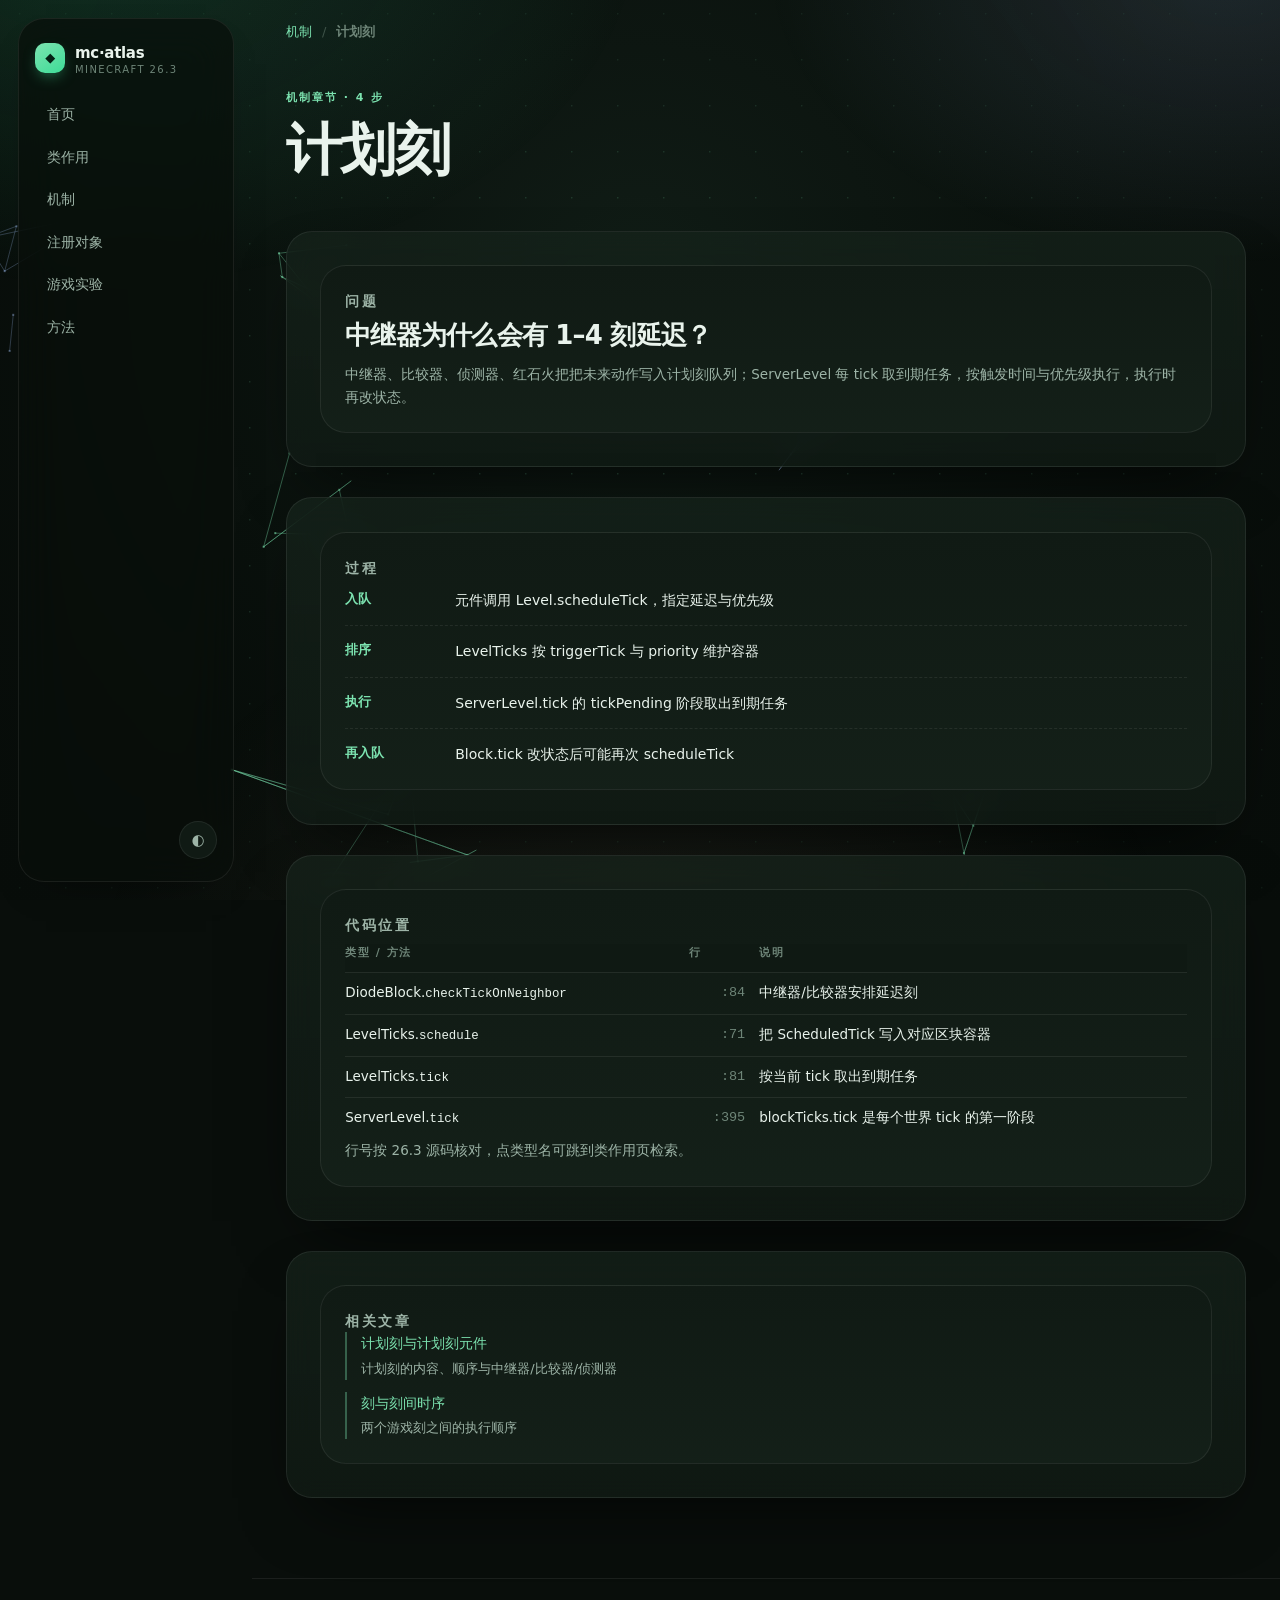
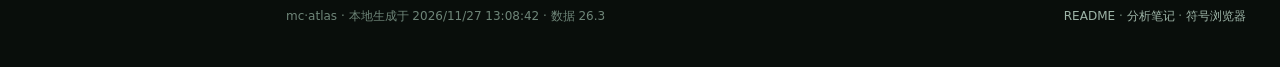
<file: mechanisms/scheduled-tick.html>
<!DOCTYPE html>
<html lang="zh-CN" data-theme="dark">
<head>
<meta charset="utf-8">
<meta name="viewport" content="width=device-width, initial-scale=1">
<title>计划刻 · 机制 · mc·atlas</title>
<meta name="description" content="Minecraft 26.3 机制章节：计划刻">
<link rel="stylesheet" href="../assets/theme.css">
</head>
<body data-page="mechanisms">
<header class="topbar">
  <a class="brand" href="../index.html"><span class="brand-mark">◆</span><span>mc·atlas<small>Minecraft 26.3</small></span></a>
  <nav class="nav">
    <a data-page="home" href="../index.html">首页</a>
    <a data-page="classes" href="../classes.html">类作用</a>
    <a data-page="mechanisms" href="../mechanisms.html">机制</a>
    <a data-page="objects" href="../objects.html">注册对象</a>
    <a data-page="tests" href="../tests.html">游戏实验</a>
    <a data-page="method" href="../method.html">方法</a>
  </nav>
  <div class="top-actions">
    <button class="icon-btn" id="themeBtn" aria-label="切换主题">◐</button>
  </div>
</header>
<canvas id="atlas-backdrop" aria-hidden="true"></canvas>
<main class="wrap">
  <nav class="crumbs"><a href="../mechanisms.html">机制</a><span>/</span><b>计划刻</b></nav>
  <header class="page-head rise">
    <p class="eyebrow">机制章节 · 4 步</p>
    <h1>计划刻</h1>
  </header>
  
  <section class="section"><div class="card">
    <p class="eyebrow">问题</p>
    <h2 class="ch-q">中继器为什么会有 1–4 刻延迟？</h2>
    <p class="ch-sum">中继器、比较器、侦测器、红石火把把未来动作写入计划刻队列；ServerLevel 每 tick 取到期任务，按触发时间与优先级执行，执行时再改状态。</p>
  </div></section>
  <section class="section"><div class="card">
    <p class="eyebrow">过程</p>
    <ol class="ch-chain"><li><b>入队</b><span>元件调用 Level.scheduleTick，指定延迟与优先级</span></li><li><b>排序</b><span>LevelTicks 按 triggerTick 与 priority 维护容器</span></li><li><b>执行</b><span>ServerLevel.tick 的 tickPending 阶段取出到期任务</span></li><li><b>再入队</b><span>Block.tick 改状态后可能再次 scheduleTick</span></li></ol>
  </div></section>
  <section class="section"><div class="card">
    <p class="eyebrow">代码位置</p>
    <table class="ch-table"><thead><tr><th>类型 / 方法</th><th>行</th><th>说明</th></tr></thead><tbody><tr><td><a href="../classes.html?q=DiodeBlock">DiodeBlock</a>.<span class="mono">checkTickOnNeighbor</span></td><td class="num">:84</td><td>中继器/比较器安排延迟刻</td></tr><tr><td><a href="../classes.html?q=LevelTicks">LevelTicks</a>.<span class="mono">schedule</span></td><td class="num">:71</td><td>把 ScheduledTick 写入对应区块容器</td></tr><tr><td><a href="../classes.html?q=LevelTicks">LevelTicks</a>.<span class="mono">tick</span></td><td class="num">:81</td><td>按当前 tick 取出到期任务</td></tr><tr><td><a href="../classes.html?q=ServerLevel">ServerLevel</a>.<span class="mono">tick</span></td><td class="num">:395</td><td>blockTicks.tick 是每个世界 tick 的第一阶段</td></tr></tbody></table>
    <p class="hint">行号按 26.3 源码核对，点类型名可跳到类作用页检索。</p>
  </div></section>
  <section class="section"><div class="card">
    <p class="eyebrow">相关文章</p>
    <ul class="ch-arts"><li><a href="https://github.com/techmc-wiki/Articles/blob/main/MicroTiming/%E8%AE%A1%E5%88%92%E5%88%BB%E4%B8%8E%E8%AE%A1%E5%88%92%E5%88%BB%E5%85%83%E4%BB%B6.zh.md" target="_blank" rel="noopener">计划刻与计划刻元件</a><span>计划刻的内容、顺序与中继器/比较器/侦测器</span></li><li><a href="https://github.com/techmc-wiki/Articles/blob/main/MicroTiming/%E5%88%BB%E4%B8%8E%E5%88%BB%E9%97%B4%E6%97%B6%E5%BA%8F.zh.md" target="_blank" rel="noopener">刻与刻间时序</a><span>两个游戏刻之间的执行顺序</span></li></ul>
  </div></section>
</main>
<footer>
  <div class="wrap row">
    <span>mc·atlas · 本地生成于 2026/11/27 13:08:42 · 数据 26.3</span>
    <span><a href="../../README.md">README</a> · <a href="../../notes/类作用解析.md">分析笔记</a> · <a href="../../index/26.3/browse.html">符号浏览器</a></span>
  </div>
</footer>
<script src="../assets/backdrop.js"></script>
</body>
</html>
</file>
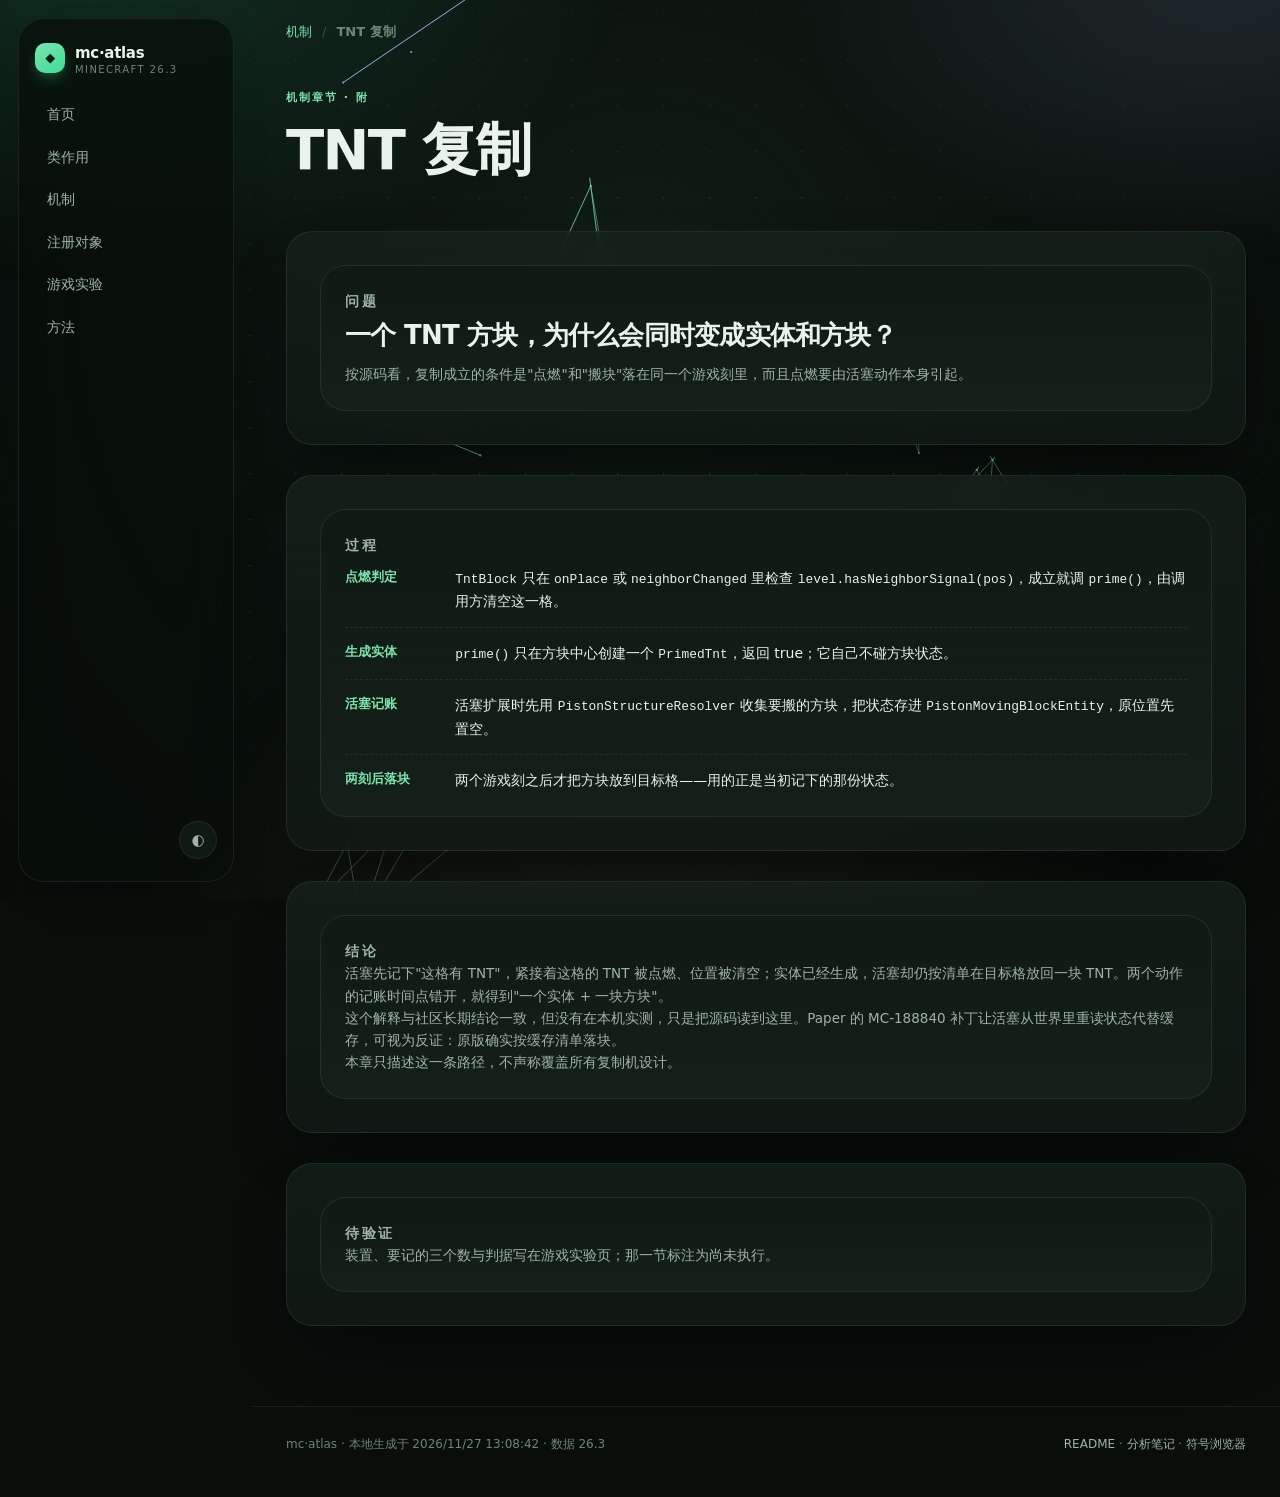
<file: mechanisms/tnt.html>
<!DOCTYPE html>
<html lang="zh-CN" data-theme="dark">
<head>
<meta charset="utf-8">
<meta name="viewport" content="width=device-width, initial-scale=1">
<title>TNT 复制 · 机制 · mc·atlas</title>
<meta name="description" content="Minecraft 26.3 机制章节：TNT 复制">
<link rel="stylesheet" href="../assets/theme.css">
</head>
<body data-page="mechanisms">
<header class="topbar">
  <a class="brand" href="../index.html"><span class="brand-mark">◆</span><span>mc·atlas<small>Minecraft 26.3</small></span></a>
  <nav class="nav">
    <a data-page="home" href="../index.html">首页</a>
    <a data-page="classes" href="../classes.html">类作用</a>
    <a data-page="mechanisms" href="../mechanisms.html">机制</a>
    <a data-page="objects" href="../objects.html">注册对象</a>
    <a data-page="tests" href="../tests.html">游戏实验</a>
    <a data-page="method" href="../method.html">方法</a>
  </nav>
  <div class="top-actions">
    <button class="icon-btn" id="themeBtn" aria-label="切换主题">◐</button>
  </div>
</header>
<canvas id="atlas-backdrop" aria-hidden="true"></canvas>
<main class="wrap">
  <nav class="crumbs"><a href="../mechanisms.html">机制</a><span>/</span><b>TNT 复制</b></nav>
  <header class="page-head rise">
    <p class="eyebrow">机制章节 · 附</p>
    <h1>TNT 复制</h1>
  </header>
  
  <section class="section"><div class="card">
    <p class="eyebrow">问题</p>
    <h2 class="ch-q">一个 TNT 方块，为什么会同时变成实体和方块？</h2>
    <p class="ch-sum">按源码看，复制成立的条件是"点燃"和"搬块"落在同一个游戏刻里，而且点燃要由活塞动作本身引起。</p>
  </div></section>
  <section class="section"><div class="card">
    <p class="eyebrow">过程</p>
    <ol class="ch-chain">
      <li><b>点燃判定</b><span><code>TntBlock</code> 只在 <code>onPlace</code> 或 <code>neighborChanged</code> 里检查 <code>level.hasNeighborSignal(pos)</code>，成立就调 <code>prime()</code>，由调用方清空这一格。</span></li>
      <li><b>生成实体</b><span><code>prime()</code> 只在方块中心创建一个 <code>PrimedTnt</code>，返回 true；它自己不碰方块状态。</span></li>
      <li><b>活塞记账</b><span>活塞扩展时先用 <code>PistonStructureResolver</code> 收集要搬的方块，把状态存进 <code>PistonMovingBlockEntity</code>，原位置先置空。</span></li>
      <li><b>两刻后落块</b><span>两个游戏刻之后才把方块放到目标格——用的正是当初记下的那份状态。</span></li>
    </ol>
  </div></section>
  <section class="section"><div class="card">
    <p class="eyebrow">结论</p>
    <p>活塞先记下"这格有 TNT"，紧接着这格的 TNT 被点燃、位置被清空；实体已经生成，活塞却仍按清单在目标格放回一块 TNT。两个动作的记账时间点错开，就得到"一个实体 + 一块方块"。</p>
    <p>这个解释与社区长期结论一致，但没有在本机实测，只是把源码读到这里。Paper 的 MC-188840 补丁让活塞从世界里重读状态代替缓存，可视为反证：原版确实按缓存清单落块。</p>
    <p class="hint">本章只描述这一条路径，不声称覆盖所有复制机设计。</p>
  </div></section>
  <section class="section"><div class="card">
    <p class="eyebrow">待验证</p>
    <p>装置、要记的三个数与判据写在<a href="../tests.html#tnt-test">游戏实验</a>页；那一节标注为尚未执行。</p>
  </div></section>
</main>
<footer>
  <div class="wrap row">
    <span>mc·atlas · 本地生成于 2026/11/27 13:08:42 · 数据 26.3</span>
    <span><a href="../../README.md">README</a> · <a href="../../notes/类作用解析.md">分析笔记</a> · <a href="../../index/26.3/browse.html">符号浏览器</a></span>
  </div>
</footer>
<script src="../assets/backdrop.js"></script>
</body>
</html>
</file>
<file: assets/theme.css>
/* mc·atlas —— Material 3 Expressive 风格的本地静态站点 */
:root{
  color-scheme: dark;
  --bg:#090e0b; --bg2:#0c1310;
  --surface:#101a14; --surface2:#16231b; --surface3:#1d2e23;
  --line:rgba(255,255,255,.075); --line2:rgba(255,255,255,.14);
  --text:#e9f3ec; --muted:#9db4a7; --faint:#6e8578;
  --primary:#7ce3b0; --primary2:#3ddc97; --on-primary:#042014;
  --secondary:#a9c8ff; --tertiary:#ffc4a7; --danger:#ff9f9f;
  --client:#a9c8ff; --server:#ffc4a7; --common:#7ce3b0; --data:#c9b6ff;
  --r-xl:34px; --r-lg:26px; --r-md:18px; --r-sm:12px;
  --shadow:0 30px 70px -30px rgba(0,0,0,.8);
  --font:"Segoe UI Variable Text","Segoe UI","Microsoft YaHei UI",system-ui,sans-serif;
  --display:"Segoe UI Variable Display","Segoe UI","Microsoft YaHei UI",system-ui,sans-serif;
  --mono:ui-monospace,"Cascadia Mono","JetBrains Mono",Consolas,monospace;
}
[data-theme="light"]{
  color-scheme: light;
  --bg:#f4faf6; --bg2:#eaf5ee;
  --surface:#ffffff; --surface2:#f3faf5; --surface3:#e4f2e9;
  --line:rgba(7,44,26,.1); --line2:rgba(7,44,26,.2);
  --text:#0c1f15; --muted:#49695a; --faint:#789383;
  --primary:#0a7a51; --primary2:#06603e; --on-primary:#ffffff;
  --secondary:#2a5d9e; --tertiary:#96502f; --danger:#b23b3b;
  --client:#2a5d9e; --server:#96502f; --common:#0a7a51; --data:#6a4fb3;
  --shadow:0 24px 60px -32px rgba(8,40,24,.4);
}
*{box-sizing:border-box}
html{scroll-behavior:smooth}
body{
  margin:0;background:var(--bg);color:var(--text);font:15px/1.6 var(--font);
  -webkit-font-smoothing:antialiased;text-rendering:optimizeLegibility;
}
body::before{
  content:"";position:fixed;inset:0;z-index:-1;pointer-events:none;
  background:
    radial-gradient(900px 600px at 8% -8%, rgba(61,220,151,.16), transparent 60%),
    radial-gradient(800px 520px at 96% -4%, rgba(169,200,255,.14), transparent 58%),
    radial-gradient(900px 700px at 50% 112%, rgba(255,196,167,.08), transparent 62%);
}
[data-theme="light"] body::before{
  background:
    radial-gradient(900px 600px at 8% -8%, rgba(10,122,81,.12), transparent 60%),
    radial-gradient(800px 520px at 96% -4%, rgba(42,93,158,.1), transparent 58%),
    radial-gradient(900px 700px at 50% 112%, rgba(150,80,47,.06), transparent 62%);
}
a{color:inherit;text-decoration:none}
button{font:inherit;color:inherit}
code,.mono{font-family:var(--mono);font-size:.92em}
::selection{background:rgba(124,227,176,.3)}

.wrap{max-width:1280px;margin:0 auto;padding:0 26px}
main{min-height:62vh}
.wide{max-width:1380px}

/* ── 顶栏 ─────────────────────────────────────────── */
.topbar{
  position:sticky;top:14px;z-index:50;margin:14px auto 0;max-width:1380px;
  display:flex;align-items:center;gap:10px;padding:10px 14px 10px 20px;
  border:1px solid var(--line);border-radius:999px;
  background:color-mix(in srgb,var(--bg) 72%,transparent);
  backdrop-filter:blur(22px) saturate(1.3);-webkit-backdrop-filter:blur(22px) saturate(1.3);
  box-shadow:0 18px 40px -28px rgba(0,0,0,.7);
}
.brand{display:flex;align-items:center;gap:10px;font-weight:700;letter-spacing:-.02em;font-size:16px;white-space:nowrap}
.brand-mark{
  display:grid;place-items:center;width:30px;height:30px;border-radius:10px;
  background:linear-gradient(145deg,var(--primary),var(--primary2));color:var(--on-primary);
  font-size:13px;box-shadow:0 6px 16px -6px rgba(61,220,151,.7);
}
.brand small{display:block;font-size:10px;font-weight:500;letter-spacing:.14em;color:var(--faint);text-transform:uppercase;line-height:1}
.nav{display:flex;flex:1 1 auto;min-width:0;gap:2px;margin-left:14px;overflow:auto;scrollbar-width:none}
.nav::-webkit-scrollbar{display:none}
.nav a{
  padding:9px 15px;border-radius:999px;color:var(--muted);font-size:13.5px;white-space:nowrap;
  transition:background .18s,color .18s;
}
.nav a:hover{background:var(--surface2);color:var(--text)}
.nav a.on{background:color-mix(in srgb,var(--primary) 16%,transparent);color:var(--primary);font-weight:600}
.top-actions{margin-left:auto;display:flex;gap:6px;align-items:center;flex:0 0 auto}
.icon-btn{
  width:38px;height:38px;border-radius:999px;border:1px solid var(--line);
  background:var(--surface);color:var(--muted);cursor:pointer;display:grid;place-items:center;
  transition:transform .2s,background .2s,color .2s;
}
.icon-btn:hover{background:var(--surface2);color:var(--text);transform:translateY(-1px)}
.lang-btn{font-family:var(--mono);font-size:12px;font-weight:700;letter-spacing:.02em}
.lang-select{display:inline-flex;align-items:center;gap:8px;padding:6px 12px;border:1px solid var(--line);border-radius:999px;background:var(--surface2);color:var(--muted);font-size:12.5px}
.lang-select select{border:0;outline:0;background:transparent;color:var(--text);font:12.5px var(--font);max-width:230px}
.lang-select select:focus{color:var(--primary)}
.lang-select span{white-space:nowrap}
.role-select{display:none;width:100%;padding:10px 12px;border:1px solid var(--line);border-radius:14px;background:var(--surface2);color:var(--text);font:13px var(--font)}

/* ── 通用文字 ─────────────────────────────────────── */
.eyebrow{
  font-size:11px;letter-spacing:.18em;text-transform:uppercase;color:var(--primary);
  font-weight:700;margin:0 0 14px;
}
h1,h2,h3{font-family:var(--display);letter-spacing:-.03em;line-height:1.08;margin:0}
h1{font-size:clamp(42px,6.2vw,78px);font-weight:750}
h2{font-size:clamp(28px,3.4vw,44px);font-weight:720}
h3{font-size:19px;letter-spacing:-.015em}
.grad{
  background:linear-gradient(100deg,var(--primary) 0%,var(--secondary) 70%,var(--tertiary) 110%);
  -webkit-background-clip:text;background-clip:text;color:transparent;
}
.lede{font-size:17px;line-height:1.7;color:var(--muted);max-width:66ch;margin:20px 0 0}
.abstract{overflow-wrap:anywhere;margin-top:26px;max-width:1020px;border-left:3px solid var(--primary);padding:4px 0 4px 20px;color:var(--muted);font-size:14px;line-height:1.85}
.abstract p{margin:0 0 7px}
.abstract p:last-child{margin-bottom:0}
.abstract b{color:var(--text);font-weight:600;margin-right:6px}
.hint{color:var(--faint);font-size:12.5px}
.muted{color:var(--muted)}
.section{padding:64px 0 0}
.section-head{display:flex;align-items:flex-end;justify-content:space-between;gap:20px;margin-bottom:22px}
.section-head p{margin:8px 0 0;color:var(--muted);font-size:14px}
.rule{height:1px;background:var(--line);border:0;margin:56px 0 0}

/* ── 按钮 / 药丸 / 徽章 ───────────────────────────── */
.btn{
  display:inline-flex;align-items:center;gap:8px;padding:11px 18px;border-radius:999px;
  border:1px solid var(--line2);background:var(--surface);color:var(--text);
  font-size:13.5px;font-weight:600;cursor:pointer;transition:transform .18s,background .18s,border-color .18s;
}
.btn:hover{transform:translateY(-1px);background:var(--surface2);border-color:var(--primary)}
.btn.primary{background:var(--primary);border-color:var(--primary);color:var(--on-primary)}
.btn.primary:hover{background:var(--primary2)}
.btn.ghost{background:transparent}
.btn:disabled{opacity:.5;cursor:default;transform:none}
.badge{
  display:inline-flex;align-items:center;gap:5px;padding:3px 9px;border-radius:999px;
  font-size:11px;font-weight:600;letter-spacing:.02em;border:1px solid var(--line2);
  color:var(--muted);background:var(--surface2);white-space:nowrap;
}
.badge.client{color:var(--client);border-color:color-mix(in srgb,var(--client) 38%,transparent);background:color-mix(in srgb,var(--client) 12%,transparent)}
.badge.server{color:var(--server);border-color:color-mix(in srgb,var(--server) 38%,transparent);background:color-mix(in srgb,var(--server) 12%,transparent)}
.badge.common{color:var(--common);border-color:color-mix(in srgb,var(--common) 38%,transparent);background:color-mix(in srgb,var(--common) 12%,transparent)}
.badge.data{color:var(--data);border-color:color-mix(in srgb,var(--data) 38%,transparent);background:color-mix(in srgb,var(--data) 12%,transparent)}
.badge.solid{background:var(--surface3);border-color:var(--line2);color:var(--text)}
.badge.ok{color:var(--primary);border-color:color-mix(in srgb,var(--primary) 40%,transparent);background:color-mix(in srgb,var(--primary) 12%,transparent)}
.chips{display:flex;gap:7px;flex-wrap:wrap}

/* ── 搜索 ─────────────────────────────────────────── */
.search{
  display:flex;align-items:center;gap:12px;padding:8px 10px 8px 20px;border-radius:999px;
  background:var(--surface);border:1px solid var(--line2);box-shadow:var(--shadow);
  transition:box-shadow .2s,border-color .2s;
}
.search:focus-within{border-color:var(--primary);box-shadow:0 0 0 4px color-mix(in srgb,var(--primary) 16%,transparent),var(--shadow)}
.search .ico{color:var(--faint);font-size:16px}
.search input{
  flex:1;background:transparent;border:0;outline:0;color:var(--text);
  font:15px var(--mono);padding:12px 0;min-width:0;
}
.search input::placeholder{color:var(--faint);font-family:var(--font)}
.search kbd{
  font-family:var(--mono);font-size:11px;color:var(--faint);border:1px solid var(--line2);
  border-radius:8px;padding:3px 7px;background:var(--surface2);
}

/* ── 卡片 ─────────────────────────────────────────── */
.card{
  min-width:0;border:1px solid var(--line);border-radius:var(--r-lg);
  background:linear-gradient(180deg,var(--surface),color-mix(in srgb,var(--surface2) 60%,var(--surface)));
  padding:24px;transition:transform .22s cubic-bezier(.2,.8,.2,1),border-color .22s,box-shadow .22s;
}
.card:hover{transform:translateY(-3px);border-color:var(--line2);box-shadow:var(--shadow)}
.card h3{margin-bottom:8px}
.card p{margin:0;color:var(--muted);font-size:13.5px;line-height:1.65}
.card .arrow{color:var(--primary);font-size:13px;margin-top:14px;display:inline-flex;gap:6px;align-items:center}
.grid{display:grid;gap:16px}
.g2{grid-template-columns:repeat(2,minmax(0,1fr))}
.g3{grid-template-columns:repeat(3,minmax(0,1fr))}
.g4{grid-template-columns:repeat(4,minmax(0,1fr))}

/* ── 首页 hero ────────────────────────────────────── */
.hero{padding:70px 0 8px;position:relative}
.hero .lede{font-size:18px}
.hero-search{max-width:640px;margin:28px 0 0}
.stats{display:grid;grid-template-columns:repeat(4,minmax(0,1fr));gap:14px;margin-top:34px}
.stat{padding:20px 22px;border-radius:var(--r-lg);border:1px solid var(--line);background:var(--surface);position:relative;overflow:hidden}
.stat::after{content:"";position:absolute;right:-30px;top:-40px;width:120px;height:120px;border-radius:50%;background:radial-gradient(circle,color-mix(in srgb,var(--primary) 22%,transparent),transparent 70%)}
.stat .n{font-family:var(--display);font-size:clamp(30px,3.2vw,44px);font-weight:760;letter-spacing:-.04em;font-variant-numeric:tabular-nums;line-height:1}
.stat .l{margin-top:8px;font-size:11px;letter-spacing:.12em;text-transform:uppercase;color:var(--faint)}
.stat .s{margin-top:6px;font-size:12px;color:var(--muted)}

.evidence{display:grid;grid-template-columns:repeat(3,1fr);gap:16px;margin-top:18px}
.evidence .card{min-height:180px;display:flex;flex-direction:column}
.evidence .num{font-family:var(--mono);font-size:11px;color:var(--primary);letter-spacing:.1em}
.evidence .card p{flex:1}
.findings{display:grid;grid-template-columns:repeat(2,minmax(0,1fr));gap:16px}
.finding{display:flex;gap:16px;align-items:flex-start}
.finding .tag{font-family:var(--mono);font-size:11px;color:var(--faint);white-space:nowrap;padding-top:4px;width:52px}
.finding h3{font-size:16px;margin-bottom:6px}
.finding p{font-size:13px}

.bars{display:grid;gap:10px}
.bar-row{display:grid;grid-template-columns:190px 1fr 58px;gap:12px;align-items:center;font-size:12.5px}
.bar-row .name{white-space:nowrap;overflow:hidden;text-overflow:ellipsis}
.bar-track{height:10px;border-radius:999px;background:var(--surface3);overflow:hidden}
.bar-fill{height:100%;border-radius:999px;background:linear-gradient(90deg,var(--primary),var(--secondary));transform-origin:left;animation:grow .8s cubic-bezier(.2,.8,.2,1) both}
.bar-row .n{text-align:right;font-family:var(--mono);color:var(--muted)}
@keyframes grow{from{transform:scaleX(0)}}

/* ── 类作用页 ──────────────────────────────────────── */
.page-head{padding:46px 0 20px}
.page-head h1{font-size:clamp(34px,4.6vw,56px)}
.split{display:grid;grid-template-columns:286px minmax(0,1fr);gap:18px;align-items:start;padding-bottom:70px}
.rail{
  position:sticky;top:92px;max-height:calc(100vh - 118px);overflow:auto;
  border:1px solid var(--line);border-radius:var(--r-lg);background:var(--surface);
  padding:10px;scrollbar-width:thin;
}
.rail-group{font-size:10.5px;letter-spacing:.14em;text-transform:uppercase;color:var(--faint);padding:12px 10px 6px}
.rail-item{
  display:flex;justify-content:space-between;gap:8px;align-items:center;
  padding:8px 11px;border-radius:12px;cursor:pointer;color:var(--muted);font-size:13px;
}
.rail-item:hover{background:var(--surface2);color:var(--text)}
.rail-item.on{background:color-mix(in srgb,var(--primary) 14%,transparent);color:var(--primary);font-weight:600}
.rail-item .c{font-family:var(--mono);font-size:11px;color:var(--faint)}
.main-col{min-width:0}
.toolbar{
  display:flex;gap:10px;align-items:center;flex-wrap:wrap;padding:14px;
  border:1px solid var(--line);border-radius:var(--r-lg);background:var(--surface);margin-bottom:14px;
}
.toolbar .search{flex:1;min-width:240px;box-shadow:none;padding:4px 6px 4px 16px}
.toolbar .search input{padding:9px 0;font-size:13.5px}
.seg{display:inline-flex;max-width:100%;padding:4px;gap:2px;border-radius:999px;border:1px solid var(--line);background:var(--surface2);overflow-x:auto;scrollbar-width:none}
.seg button{
  flex:0 0 auto;border:0;background:transparent;color:var(--muted);padding:7px 13px;border-radius:999px;
  font-size:12.5px;cursor:pointer;transition:background .18s,color .18s;white-space:nowrap;
}
.seg button.on{background:var(--primary);color:var(--on-primary);font-weight:650}
.switch{display:inline-flex;align-items:center;gap:8px;font-size:12.5px;color:var(--muted);cursor:pointer;user-select:none}
.switch input{display:none}
.switch .track{width:38px;height:22px;border-radius:999px;background:var(--surface3);border:1px solid var(--line2);position:relative;transition:background .2s}
.switch .track::after{content:"";position:absolute;left:2px;top:2px;width:16px;height:16px;border-radius:50%;background:var(--muted);transition:transform .2s,background .2s}
.switch input:checked+.track{background:var(--primary)}
.switch input:checked+.track::after{transform:translateX(16px);background:var(--on-primary)}

.table-wrap{border:1px solid var(--line);border-radius:var(--r-lg);background:var(--surface);overflow:auto;max-height:calc(100vh - 190px);min-width:0}
table{width:100%;border-collapse:collapse;font-size:13px}
thead th{
  position:sticky;top:0;z-index:2;text-align:left;padding:12px 16px;
  font-size:10.5px;letter-spacing:.12em;text-transform:uppercase;color:var(--faint);font-weight:650;
  background:color-mix(in srgb,var(--surface) 88%,var(--bg));backdrop-filter:blur(12px);
  border-bottom:1px solid var(--line);white-space:nowrap;
}
thead th.sortable{cursor:pointer;user-select:none}
thead th.sortable:hover{color:var(--text)}
tbody tr{border-bottom:1px solid var(--line);cursor:pointer;transition:background .12s}
tbody tr:last-child{border-bottom:0}
tbody tr:hover{background:var(--surface2)}
tbody tr.sel{background:color-mix(in srgb,var(--primary) 9%,transparent);box-shadow:inset 3px 0 0 var(--primary)}
td{padding:10px 16px;vertical-align:middle}
td.fq{font-family:var(--mono);font-size:12.5px;line-height:1.45;word-break:break-all}
td.fq .pkg{color:var(--faint);font-size:11.5px}
td.fq .cls{color:var(--text);font-weight:600}
td.num{text-align:right;font-family:var(--mono);color:var(--muted);font-variant-numeric:tabular-nums}
td .mini{font-size:11px;color:var(--faint);font-family:var(--mono)}
.load-more{padding:16px;text-align:center}
.empty{padding:56px 20px;text-align:center;color:var(--faint)}
.count-line{padding:4px 2px 10px;font-size:12px;color:var(--faint);display:flex;justify-content:space-between}

/* ── 抽屉详情 ──────────────────────────────────────── */
.drawer{position:fixed;inset:0;z-index:80;display:none}
.drawer.on{display:block}
.drawer .scrim{position:absolute;inset:0;background:rgba(0,0,0,.55);backdrop-filter:blur(5px);animation:fade .2s both}
.drawer .panel{
  position:absolute;top:0;right:0;bottom:0;width:min(520px,94vw);overflow:auto;
  background:var(--surface);border-left:1px solid var(--line2);padding:26px 28px 60px;
  animation:slide .26s cubic-bezier(.2,.8,.2,1) both;
}
@keyframes fade{from{opacity:0}}
@keyframes slide{from{transform:translateX(34px);opacity:.4}}
.drawer-close{position:sticky;top:0;float:right;margin:-10px -8px 0 0}
.detail h3{font-size:13px;letter-spacing:.12em;text-transform:uppercase;color:var(--faint);margin:26px 0 10px}
.detail .fq{font-family:var(--mono);font-size:16px;line-height:1.45;word-break:break-all;margin:6px 0 10px}
.detail .fq .pkg{color:var(--faint);font-size:12px;display:block}
.kv{display:grid;grid-template-columns:112px 1fr;gap:7px 12px;font-size:13px}
.kv .k{color:var(--faint)}
.kv .v{font-family:var(--mono);font-size:12.5px;word-break:break-all}
.reg-item{padding:11px 0;border-bottom:1px solid var(--line);font-size:13px}
.reg-item:last-child{border-bottom:0}
.reg-item .rid{font-family:var(--mono);font-size:12.5px;word-break:break-all}
.reg-item .rs{color:var(--muted);font-size:12px;margin-top:2px}
.detail .actions{display:flex;gap:8px;flex-wrap:wrap;margin-top:18px}

/* ── 对象页 ────────────────────────────────────────── */
.obj-head{display:flex;gap:14px;align-items:flex-start;flex-wrap:wrap;margin-bottom:16px}
.kind-tabs{display:flex;gap:6px;flex-wrap:wrap}
.kind-tab{
  padding:10px 16px;border-radius:999px;border:1px solid var(--line);background:var(--surface);
  color:var(--muted);font-size:13px;cursor:pointer;transition:background .18s,color .18s,border-color .18s;
}
.kind-tab:hover{background:var(--surface2);color:var(--text)}
.kind-tab.on{background:var(--primary);border-color:var(--primary);color:var(--on-primary);font-weight:650}
.kind-tab .c{opacity:.7;font-family:var(--mono);font-size:11px;margin-left:6px}

/* ── 实验页 ────────────────────────────────────────── */
.test-hero{display:flex;align-items:center;gap:34px;flex-wrap:wrap;padding:52px 0 10px}
.ring{
  --p:100;width:150px;height:150px;border-radius:50%;display:grid;place-items:center;flex:0 0 auto;
  background:conic-gradient(var(--primary) calc(var(--p)*1%),var(--surface3) 0);
  position:relative;
}
.ring::after{content:"";position:absolute;inset:9px;border-radius:50%;background:var(--bg)}
.ring .in{position:relative;z-index:1;text-align:center}
.ring .in b{font-family:var(--display);font-size:34px;letter-spacing:-.04em;display:block;line-height:1}
.ring .inspan{font-size:11px;letter-spacing:.14em;text-transform:uppercase;color:var(--faint)}
.checks{display:grid;grid-template-columns:repeat(2,minmax(0,1fr));gap:12px}
.checks .check:last-child:nth-child(odd){grid-column:1 / -1}
.check{display:flex;gap:12px;align-items:center;padding:14px 16px;border:1px solid var(--line);border-radius:var(--r-md);background:var(--surface)}
.check .mark{width:26px;height:26px;border-radius:50%;display:grid;place-items:center;background:color-mix(in srgb,var(--primary) 16%,transparent);color:var(--primary);font-size:13px;flex:0 0 auto}
.check .t{font-size:13.5px}
.check .s{font-size:11px;color:var(--faint);font-family:var(--mono)}
.formula{border:1px solid var(--line2);border-radius:var(--r-md);background:var(--surface2);padding:16px 18px;font-family:var(--mono);font-size:12.5px;line-height:1.8;overflow:auto;color:var(--muted);white-space:pre-wrap;max-width:100%;box-sizing:border-box}
.formula b{color:var(--primary);font-weight:600}
.log{
  background:#070b09;border:1px solid var(--line);border-radius:var(--r-md);padding:16px 18px;
  font-family:var(--mono);font-size:12px;line-height:1.75;color:#9fd6b6;overflow:auto;max-height:360px;
  white-space:pre;
}
[data-theme="light"] .log{background:#0d1812;color:#a9e6c3}
.cmd{background:var(--surface2);border:1px solid var(--line);border-radius:var(--r-md);padding:14px 16px;font-family:var(--mono);font-size:12.5px;line-height:1.9;overflow:auto;white-space:pre-wrap;max-width:100%;box-sizing:border-box}

/* ── 方法页 ────────────────────────────────────────── */
.steps{display:grid;grid-template-columns:repeat(3,1fr);gap:16px;counter-reset:step}
.step{position:relative;padding-top:54px}
.step::before{
  counter-increment:step;content:"0" counter(step);
  position:absolute;top:18px;left:24px;font-family:var(--mono);font-size:11px;letter-spacing:.14em;color:var(--primary);
}
.evidence-stack{display:grid;gap:10px}
.ev-row{display:grid;grid-template-columns:130px minmax(0,1fr);gap:14px;align-items:center;padding:14px 16px;border:1px solid var(--line);border-radius:var(--r-md);background:var(--surface);min-width:0}
.ev-row .lvl{font-size:11px;letter-spacing:.12em;text-transform:uppercase;color:var(--faint)}
.ev-row .bar{height:9px;border-radius:999px;background:linear-gradient(90deg,var(--primary),var(--secondary));max-width:100%}
.limits{display:grid;gap:10px;padding:0;margin:0;list-style:none}
.limits li{padding:14px 16px 14px 44px;border:1px solid var(--line);border-radius:var(--r-md);background:var(--surface);position:relative;color:var(--muted);font-size:13.5px}
.limits li::before{content:"!";position:absolute;left:16px;top:14px;width:18px;height:18px;border-radius:50%;display:grid;place-items:center;background:color-mix(in srgb,var(--tertiary) 20%,transparent);color:var(--tertiary);font-size:11px;font-weight:700}
.limits li b{color:var(--text)}

/* ── 页脚 ─────────────────────────────────────────── */
footer{margin-top:80px;border-top:1px solid var(--line);padding:28px 0 46px;color:var(--faint);font-size:12px}
footer .row{display:flex;justify-content:space-between;gap:18px;flex-wrap:wrap;align-items:center}
footer a{color:var(--muted)}
footer a:hover{color:var(--primary)}

/* ── 响应式 ───────────────────────────────────────── */
@media (max-width: 1080px){
  .stats{grid-template-columns:repeat(2,minmax(0,1fr))}
  .evidence,.steps{grid-template-columns:minmax(0,1fr)}
  .g3,.g4{grid-template-columns:repeat(2,minmax(0,1fr))}
  .split{grid-template-columns:240px minmax(0,1fr)}
}
@media (max-width: 820px){
  .wrap{padding:0 18px}
  .topbar{top:8px;margin:8px 10px 0;padding:8px 10px 8px 14px;border-radius:24px}
  .brand small{display:none}
  .nav{margin-left:4px}
  .nav a{padding:8px 11px;font-size:12.5px}
  .hero{padding:48px 0 0}
  .split{grid-template-columns:minmax(0,1fr)}
  .rail{display:none}
  .role-select{display:block}
  .findings,.checks,.g2{grid-template-columns:minmax(0,1fr)}
  .g3,.g4{grid-template-columns:minmax(0,1fr)}
  .stats{grid-template-columns:repeat(2,minmax(0,1fr));gap:10px}
  .table-wrap{max-height:none}
  td,th{padding:9px 11px}
  .bar-row{grid-template-columns:120px 1fr 44px}
  .test-hero{gap:20px}
}
@media (max-width: 620px){
  .topbar{flex-wrap:wrap;gap:8px;padding:10px 12px}
  .brand{order:1;flex:0 0 auto}
  .top-actions{order:2}
  .nav{order:3;flex:1 0 100%;flex-wrap:wrap;overflow:visible;margin:2px 0 0;padding-top:8px;border-top:1px solid var(--line)}
}
@media (max-width: 700px){
  .section-head{flex-direction:column;align-items:flex-start;gap:8px}
  .section-head p{margin-top:2px}
  body[data-page="objects"] .toolbar .hint{display:none}
  .log{white-space:pre-wrap;overflow-wrap:anywhere}
  .cmd{font-size:11.5px}
  .toolbar .search{flex:1 1 100%}
  .toolbar .seg{width:100%}
  .toolbar .switch{width:100%}
  .lang-select{width:100%;justify-content:space-between}
  .lang-select select{flex:1;max-width:none;text-align:left}
  .toolbar .hint{width:100%;margin-left:0!important}
  body[data-page="classes"] .table-wrap table{min-width:540px}
  body[data-page="objects"] .table-wrap table{min-width:760px}
  body[data-page="objects"] td.mono{white-space:nowrap}
  body[data-page="objects"] td:nth-child(2){min-width:112px}
  body[data-page="classes"] td.fq{min-width:240px}
  .ring{width:120px;height:120px}
  .ring::after{inset:7px}
  .ring .in b{font-size:28px}
  #versionTable{min-width:520px}
}
@media (max-width: 560px){
  .ev-row{grid-template-columns:minmax(0,1fr);gap:6px}
  .stats .n{font-size:36px}
  .bar-row{grid-template-columns:104px minmax(0,1fr) 38px;gap:8px}
}
@media (prefers-reduced-motion: reduce){
  *,*::before,*::after{animation-duration:.001ms!important;transition-duration:.001ms!important;scroll-behavior:auto!important}
}

/* ── 杂项 ─────────────────────────────────────────── */
.toast{
  position:fixed;left:50%;bottom:26px;z-index:120;transform:translate(-50%,14px);
  background:var(--surface3);border:1px solid var(--line2);color:var(--text);
  padding:10px 18px;border-radius:999px;font-size:12.5px;box-shadow:var(--shadow);
  opacity:0;pointer-events:none;transition:opacity .2s,transform .2s;
}
.toast.on{opacity:1;transform:translate(-50%,0)}
.detail a{color:var(--primary)}
.detail a:hover{text-decoration:underline}
#armorTable th{position:static;background:transparent;padding:8px 6px;border-bottom:1px solid var(--line)}
#armorTable td{padding:9px 6px;border-bottom:1px solid var(--line);font-size:13px}
#versionTable th{position:static;background:transparent;padding:8px 10px;border-bottom:1px solid var(--line);text-transform:none}
#versionTable td{padding:9px 10px;border-bottom:1px solid var(--line);font-size:12.5px;white-space:nowrap}

/* 小屏：表格改卡片，避免列挤压 */
@media (max-width: 820px){
  body[data-page="classes"] .table-wrap,
  body[data-page="objects"] .table-wrap{
    overflow:visible;border:0;background:transparent;max-height:none;
  }
  body[data-page="classes"] .table-wrap table,
  body[data-page="objects"] .table-wrap table{min-width:0;width:100%}
  body[data-page="classes"] thead,
  body[data-page="objects"] thead{display:none}
  body[data-page="classes"] tbody tr{
    display:grid;grid-template-columns:minmax(0,1fr) auto auto;gap:6px 12px;
    border:1px solid var(--line);border-radius:16px;background:var(--surface);
    padding:11px 14px;margin-bottom:8px;
  }
  body[data-page="classes"] td{border:0;padding:0}
  body[data-page="classes"] td.fq{grid-column:1 / -1;min-width:0}
  body[data-page="classes"] td:nth-child(2){grid-column:1}
  body[data-page="classes"] td:nth-child(3),
  body[data-page="classes"] td:nth-child(4){text-align:right;font-size:12px;color:var(--muted);font-family:var(--mono)}
  body[data-page="classes"] td:nth-child(3)::before{content:"对象 ";color:var(--faint);font-size:11px}
  body[data-page="classes"] td:nth-child(4)::before{content:"成员 ";color:var(--faint);font-size:11px}

  body[data-page="objects"] tbody tr{
    display:block;border:1px solid var(--line);border-radius:16px;background:var(--surface);
    padding:12px 14px;margin-bottom:10px;
  }
  body[data-page="objects"] td{
    display:flex;justify-content:space-between;gap:16px;align-items:baseline;
    border:0;padding:5px 0;text-align:right;white-space:normal;word-break:break-word;
  }
  body[data-page="objects"] td::before{
    content:attr(data-label);flex:0 0 auto;color:var(--faint);font-size:11px;
    letter-spacing:.06em;text-align:left;white-space:nowrap;
  }
  body[data-page="objects"] td:nth-child(1),
  body[data-page="objects"] td:nth-child(2){
    display:block;text-align:left;padding:0;
  }
  body[data-page="objects"] td:nth-child(1){font-weight:600;font-size:13px;margin-bottom:2px}
  body[data-page="objects"] td:nth-child(1)::before,
  body[data-page="objects"] td:nth-child(2)::before{display:block;margin-bottom:2px}
  body[data-page="objects"] td:nth-child(2){margin-bottom:4px}
  body[data-page="objects"] td.mono{white-space:normal;word-break:break-all}
  body[data-page="objects"] td.num{text-align:right}
}

@media (max-width: 820px){
  #versionTable{min-width:0}
  #versionTable thead{display:none}
  #versionTable tbody tr{
    display:grid;grid-template-columns:minmax(0,1fr) minmax(0,1fr);gap:4px 12px;
    border:1px solid var(--line);border-radius:14px;background:var(--surface2);
    padding:10px 12px;margin-bottom:8px;
  }
  #versionTable td{
    border:0;padding:0;display:flex;justify-content:space-between;gap:8px;
    font-size:12px;white-space:normal;text-align:right;
  }
  #versionTable td::before{content:attr(data-label);color:var(--faint);font-size:10.5px;text-align:left;flex:0 0 auto}
  #versionTable td:nth-child(1){grid-column:1 / -1;display:block;font-weight:600;font-size:13px;text-align:left}
  #versionTable td:nth-child(1)::before{display:none}
}
@media (max-width: 1024px) and (min-width: 821px){
  body[data-page="objects"] .table-wrap table{min-width:760px}
}
@media (max-width: 380px){
  .nav a{padding:6px 6px;font-size:11.5px}
}

/* ── 代码联想页 ────────────────────────────────────── */
.graph-card{padding:20px}
.graph-scroll{overflow:auto;border:1px solid var(--line);border-radius:var(--r-md);background:var(--surface2);scrollbar-width:thin}
.graph-scroll svg{display:block;width:1160px;height:700px;max-width:none}
.gnode{cursor:pointer}
.gnode rect{fill:var(--surface3);stroke:var(--line2);stroke-width:1;rx:12}
.gnode.engine rect{fill:color-mix(in srgb,var(--primary) 10%,var(--surface));stroke:color-mix(in srgb,var(--primary) 45%,transparent)}
.gnode.hub rect{fill:color-mix(in srgb,var(--secondary) 8%,var(--surface));stroke:color-mix(in srgb,var(--secondary) 35%,transparent)}
.gnode.mech rect{fill:color-mix(in srgb,var(--tertiary) 9%,var(--surface));stroke:color-mix(in srgb,var(--tertiary) 40%,transparent)}
.gnode:hover rect{stroke:var(--primary);stroke-width:1.6}
.gnode .glabel{font:600 11px var(--mono);fill:var(--text)}
.gnode .gsub{font:9.5px var(--mono);fill:var(--faint)}
.gedge{fill:none;stroke:color-mix(in srgb,var(--muted) 45%,transparent);stroke-width:1.15}
.gedge-label{font:9.5px var(--mono);fill:var(--faint);paint-order:stroke;stroke:var(--surface2);stroke-width:3;stroke-linejoin:round}
.legend{display:flex;gap:16px;align-items:center;flex-wrap:wrap;padding:10px 2px 0;font-size:12px;color:var(--muted)}
.legend .dot{display:inline-block;width:9px;height:9px;border-radius:50%;margin-right:5px}
.legend .engine{background:var(--primary)}
.legend .hub{background:var(--secondary)}
.legend .mech{background:var(--tertiary)}
.legend .hint{margin-left:auto}
.graph-scroll-hint{display:none}
.mech-list{display:grid;gap:16px}
.mech-card{border:1px solid var(--line);border-radius:var(--r-lg);background:var(--surface);padding:22px 24px;scroll-margin-top:100px}
.mech-card h3{margin:0 0 4px}
.mech-q{margin:0 0 8px;color:var(--tertiary);font-size:13px;font-family:var(--mono)}
.mech-summary{margin:0 0 14px;color:var(--muted);font-size:13.5px;line-height:1.7}
.chain{display:grid;grid-template-columns:repeat(4,minmax(0,1fr));gap:8px;margin:0 0 16px}
.chain-step{position:relative;padding:10px 12px;border:1px solid var(--line);border-radius:12px;background:var(--surface2);min-width:0}
.chain-step .n{font-family:var(--mono);font-size:10px;color:var(--primary);letter-spacing:.1em}
.chain-step .t{font-size:12.5px;font-weight:600;margin-top:2px}
.chain-step .d{font-size:11.5px;color:var(--faint);line-height:1.55;margin-top:2px}
.code-list{display:grid;gap:4px;border-top:1px solid var(--line);padding-top:12px}
.code-row{display:grid;grid-template-columns:minmax(0,1.1fr) minmax(0,1fr) auto;gap:10px;align-items:baseline;padding:4px 0;font-size:12px}
.code-row .sig{font-family:var(--mono);color:var(--text);word-break:break-all}
.code-row .sig b{color:var(--primary);font-weight:600}
.code-row .note{color:var(--muted);font-size:12px}
.code-row .src{font-family:var(--mono);font-size:11px;color:var(--faint);white-space:nowrap}
.mech-articles{display:flex;gap:6px;flex-wrap:wrap;margin-top:12px}
.article-list{display:grid;gap:8px}
.article-row{display:grid;grid-template-columns:90px minmax(0,1fr) 70px;gap:12px;align-items:baseline;padding:10px 14px;border:1px solid var(--line);border-radius:12px;background:var(--surface);font-size:13px}
.article-row .ch{font-family:var(--mono);font-size:11px;color:var(--faint);white-space:nowrap}
.article-row .tt{font-weight:600;margin-bottom:2px}
.article-row .sm{font-size:12px;color:var(--muted)}
.article-row .go{text-align:right;font-family:var(--mono);font-size:11px;color:var(--faint)}
@media (max-width: 820px){
  .chain{grid-template-columns:repeat(2,minmax(0,1fr))}
  .code-row{grid-template-columns:minmax(0,1fr) auto;gap:4px 10px}
  .code-row .note{grid-column:1 / -1;font-size:11.5px}
  .legend .hint{margin-left:0}
  .article-row{grid-template-columns:80px minmax(0,1fr);gap:4px 10px}
  .article-row .go{grid-column:1 / -1;text-align:left}
}
@media (max-width: 700px){
  .graph-scroll-hint{display:inline;font-size:11px;color:var(--faint)}
  .chain{grid-template-columns:minmax(0,1fr)}
  .graph-card{padding:12px}
  .mech-card{padding:18px}
}

/* ── 首页：滚动拆解舞台 ───────────────────────────── */
.atlas-stage{position:relative;height:280vh;margin:0}
.atlas-sticky{position:sticky;top:0;height:100vh;overflow:hidden;
  background:radial-gradient(120% 90% at 50% 42%,rgba(124,227,176,.10),transparent 62%),var(--bg)}
#atlas-canvas{display:block;width:100%;height:100%}
.atlas-lead{position:absolute;left:max(24px,4vw);bottom:clamp(28px,7vh,72px);margin:0;
  font-family:var(--display);font-size:clamp(15px,2.1vw,22px);font-weight:600;letter-spacing:.02em;
  color:var(--text);opacity:.9;max-width:22ch;line-height:1.45;pointer-events:none}
.atlas-lead::before{content:"↑";display:block;font-size:.7em;color:var(--primary);opacity:.7;margin-bottom:.5em}
.atlas-hint{position:absolute;left:50%;bottom:26px;transform:translateX(-50%);
  font-family:var(--mono);font-size:11px;letter-spacing:.34em;text-transform:uppercase;
  color:rgba(124,227,176,.55);pointer-events:none;transition:opacity .5s ease}
.atlas-hint::after{content:"";display:block;width:1px;height:26px;margin:8px auto 0;
  background:linear-gradient(rgba(124,227,176,.6),transparent);animation:atlas-drop 2.4s ease-in-out infinite}
@keyframes atlas-drop{0%,100%{opacity:.25;transform:translateY(-6px)}50%{opacity:.9;transform:translateY(4px)}}
.atlas-stage.done .atlas-hint{opacity:0}
@media (max-width:720px){
  .atlas-stage{height:210vh}
  .atlas-lead{bottom:34px;font-size:15px}
}
@media (prefers-reduced-motion:reduce){
  .atlas-stage{height:auto;padding:12vh 0}
  .atlas-sticky{position:relative;height:min(78vh,620px)}
  .atlas-hint{display:none}
  .atlas-hint::after{animation:none}
}

/* ── 固定背景层：呼吸点阵 + 线段多面体 ───────────────── */
#atlas-backdrop{position:fixed;inset:0;width:100%;height:100%;z-index:0;pointer-events:none}
main,footer{position:relative;z-index:1}

/* ── 侧栏（≥1040px 时顶栏变成左侧栏）───────────────── */
@media (min-width:1040px){
  body{padding-left:252px}
  .topbar{
    position:fixed;left:18px;top:18px;bottom:18px;margin:0;width:216px;max-width:none;
    flex-direction:column;align-items:stretch;gap:20px;padding:22px 16px;
    border-radius:var(--r-lg);
  }
  .topbar .brand{font-size:15px}
  .nav{flex-direction:column;flex:0 0 auto;margin:0;gap:3px;overflow:visible}
  .nav a{width:100%;justify-content:flex-start;padding:9px 12px;border-radius:12px}
  .top-actions{margin-top:auto;justify-content:flex-end}
  .wrap{padding:0 34px}
  .section{padding:0}
}

/* ── 文章承载：悬浮卡片 ─────────────────────────────── */
main.wrap{gap:0}
main.wrap > section:not(.hero){
  margin:30px 0;
  padding:clamp(20px,2.6vw,34px);
  border:1px solid var(--line);
  border-radius:var(--r-lg);
  background:
    linear-gradient(180deg,rgba(22,35,27,.72),rgba(16,26,20,.86));
  box-shadow:var(--shadow);
  backdrop-filter:blur(14px) saturate(1.15);-webkit-backdrop-filter:blur(14px) saturate(1.15);
}
[data-theme="light"] main.wrap > section:not(.hero){
  background:linear-gradient(180deg,rgba(255,255,255,.86),rgba(243,250,245,.92));
}
main.wrap > section:not(.hero) > .section-head{margin-top:0}
main.wrap > section.hero{margin:0 0 10px}
@media (max-width:720px){
  main.wrap > section:not(.hero){margin:20px 0;padding:18px 16px;border-radius:22px}
}

.atlas-stage.texted .atlas-lead{opacity:0!important;transform:translateY(6px)}
.atlas-lead{transition:opacity .5s ease;max-width:13ch;font-size:clamp(14px,1.7vw,19px)}

/* ── 机制章节 ───────────────────────────────────────── */
.crumbs{display:flex;gap:10px;align-items:center;padding:22px 0 0;font-size:13px;color:var(--faint)}
.crumbs a{color:var(--primary)}
.crumbs span{opacity:.5}
.chapter-grid{display:grid;grid-template-columns:repeat(auto-fill,minmax(260px,1fr));gap:14px}
.chapter-card{display:flex;flex-direction:column;gap:8px;padding:20px;border:1px solid var(--line);
  border-radius:var(--r-md);background:var(--surface);transition:transform .18s ease,border-color .18s ease}
.chapter-card:hover{transform:translateY(-2px);border-color:color-mix(in srgb,var(--primary) 45%,transparent)}
.ch-no{font-family:var(--mono);font-size:11px;letter-spacing:.18em;color:var(--primary);opacity:.8}
.chapter-card b{font-size:17px}
.ch-ask{font-size:13px;color:var(--muted);line-height:1.5}
.ch-q{font-size:clamp(19px,2.4vw,26px);margin:6px 0 10px;line-height:1.35}
.ch-sum{margin:0;color:var(--muted)}
.ch-chain{list-style:none;margin:0;padding:0;display:grid;gap:14px}
.ch-chain li{display:grid;grid-template-columns:96px 1fr;gap:14px;align-items:start;
  padding-bottom:14px;border-bottom:1px dashed var(--line)}
.ch-chain li:last-child{border-bottom:0;padding-bottom:0}
.ch-chain b{font-size:13px;color:var(--primary);font-weight:600}
.ch-chain span{font-size:14px;color:var(--text);line-height:1.6}
.ch-table{width:100%;border-collapse:collapse;font-size:13.5px}
.ch-table th{text-align:left;font-weight:600;color:var(--faint);font-size:11px;letter-spacing:.14em;
  text-transform:uppercase;padding:0 0 10px}
.ch-table td{padding:9px 0;border-top:1px solid var(--line);vertical-align:top}
.ch-table td.num{color:var(--faint);font-family:var(--mono);white-space:nowrap;width:70px}
.ch-arts{list-style:none;margin:0;padding:0;display:grid;gap:12px}
.ch-arts li{display:grid;gap:4px;padding-left:14px;border-left:2px solid color-mix(in srgb,var(--primary) 35%,transparent)}
.ch-arts a{color:var(--primary);font-size:14px}
.ch-arts span{font-size:13px;color:var(--muted)}
@media (max-width:720px){
  .ch-chain li{grid-template-columns:1fr;gap:4px}
}
.ch-chain{margin-top:10px}
.ch-table{margin-top:8px}
.ch-table td.num{padding-right:14px}
</file>
